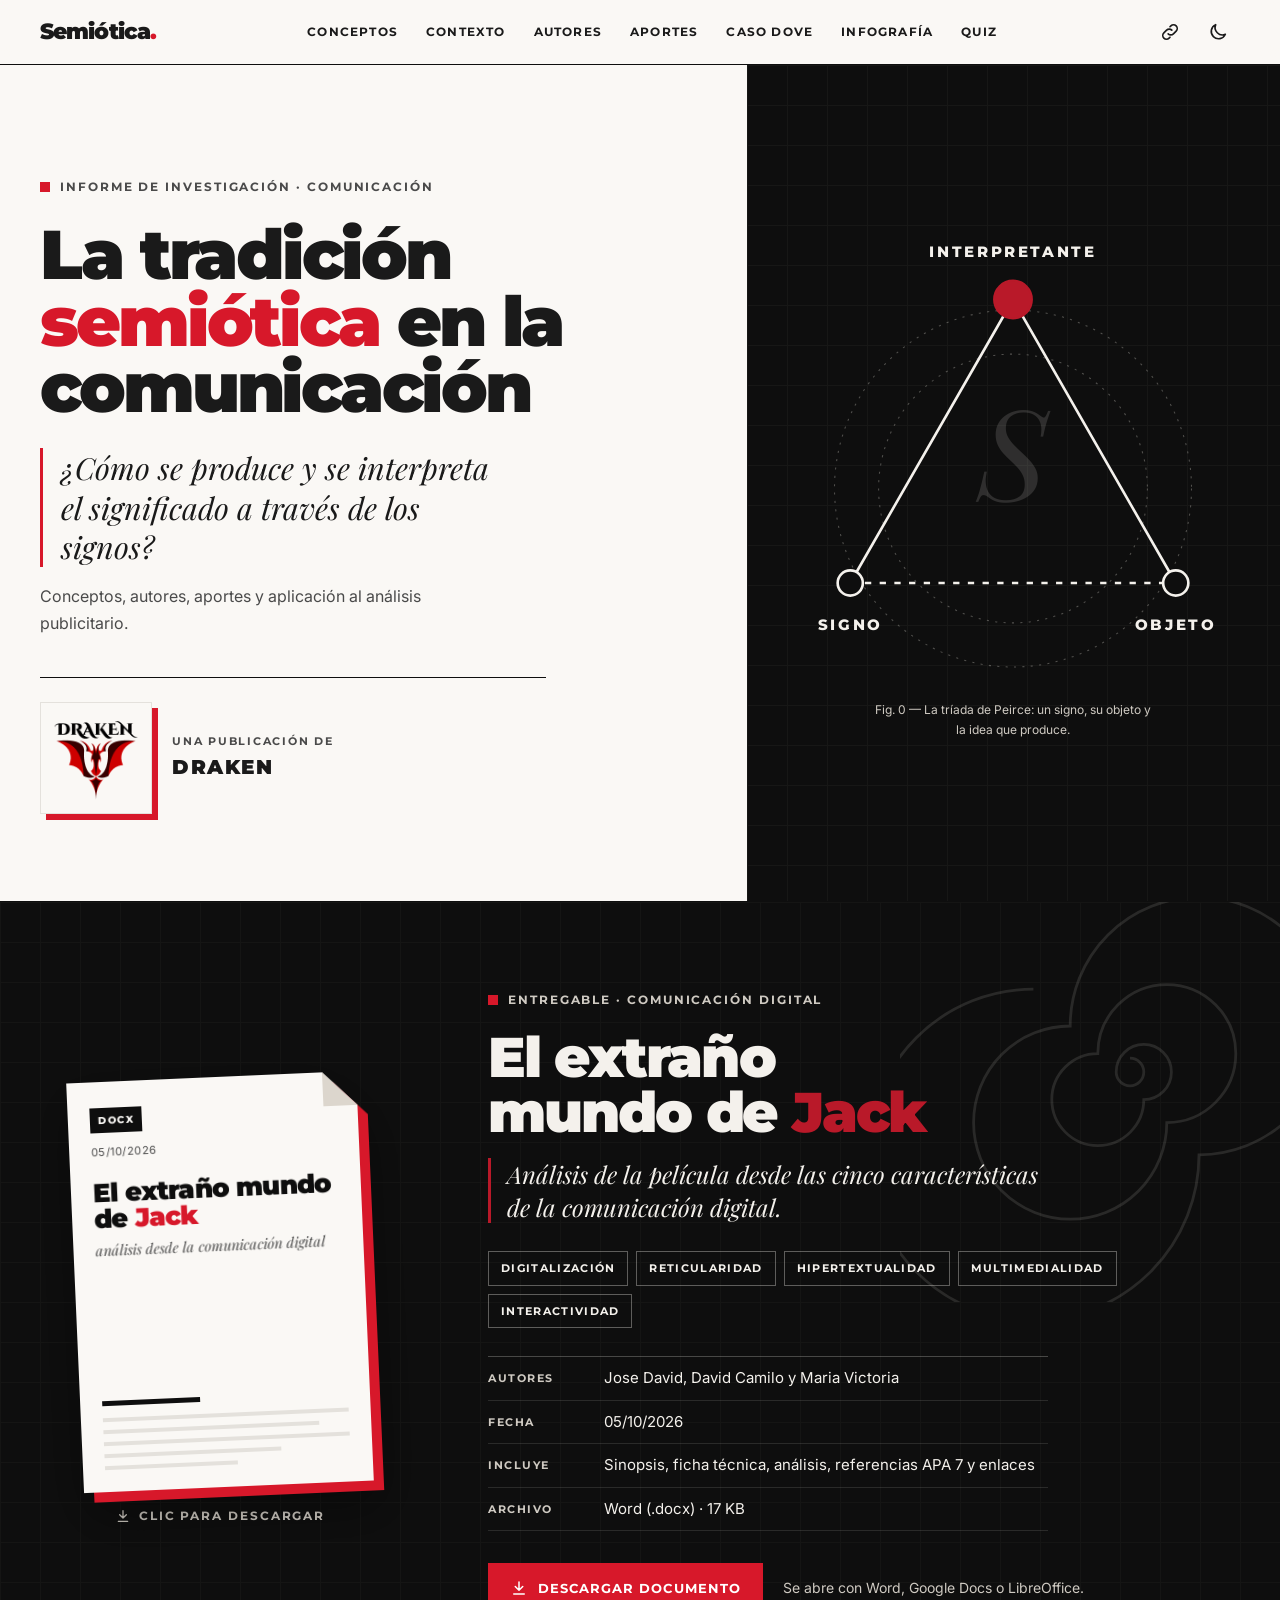
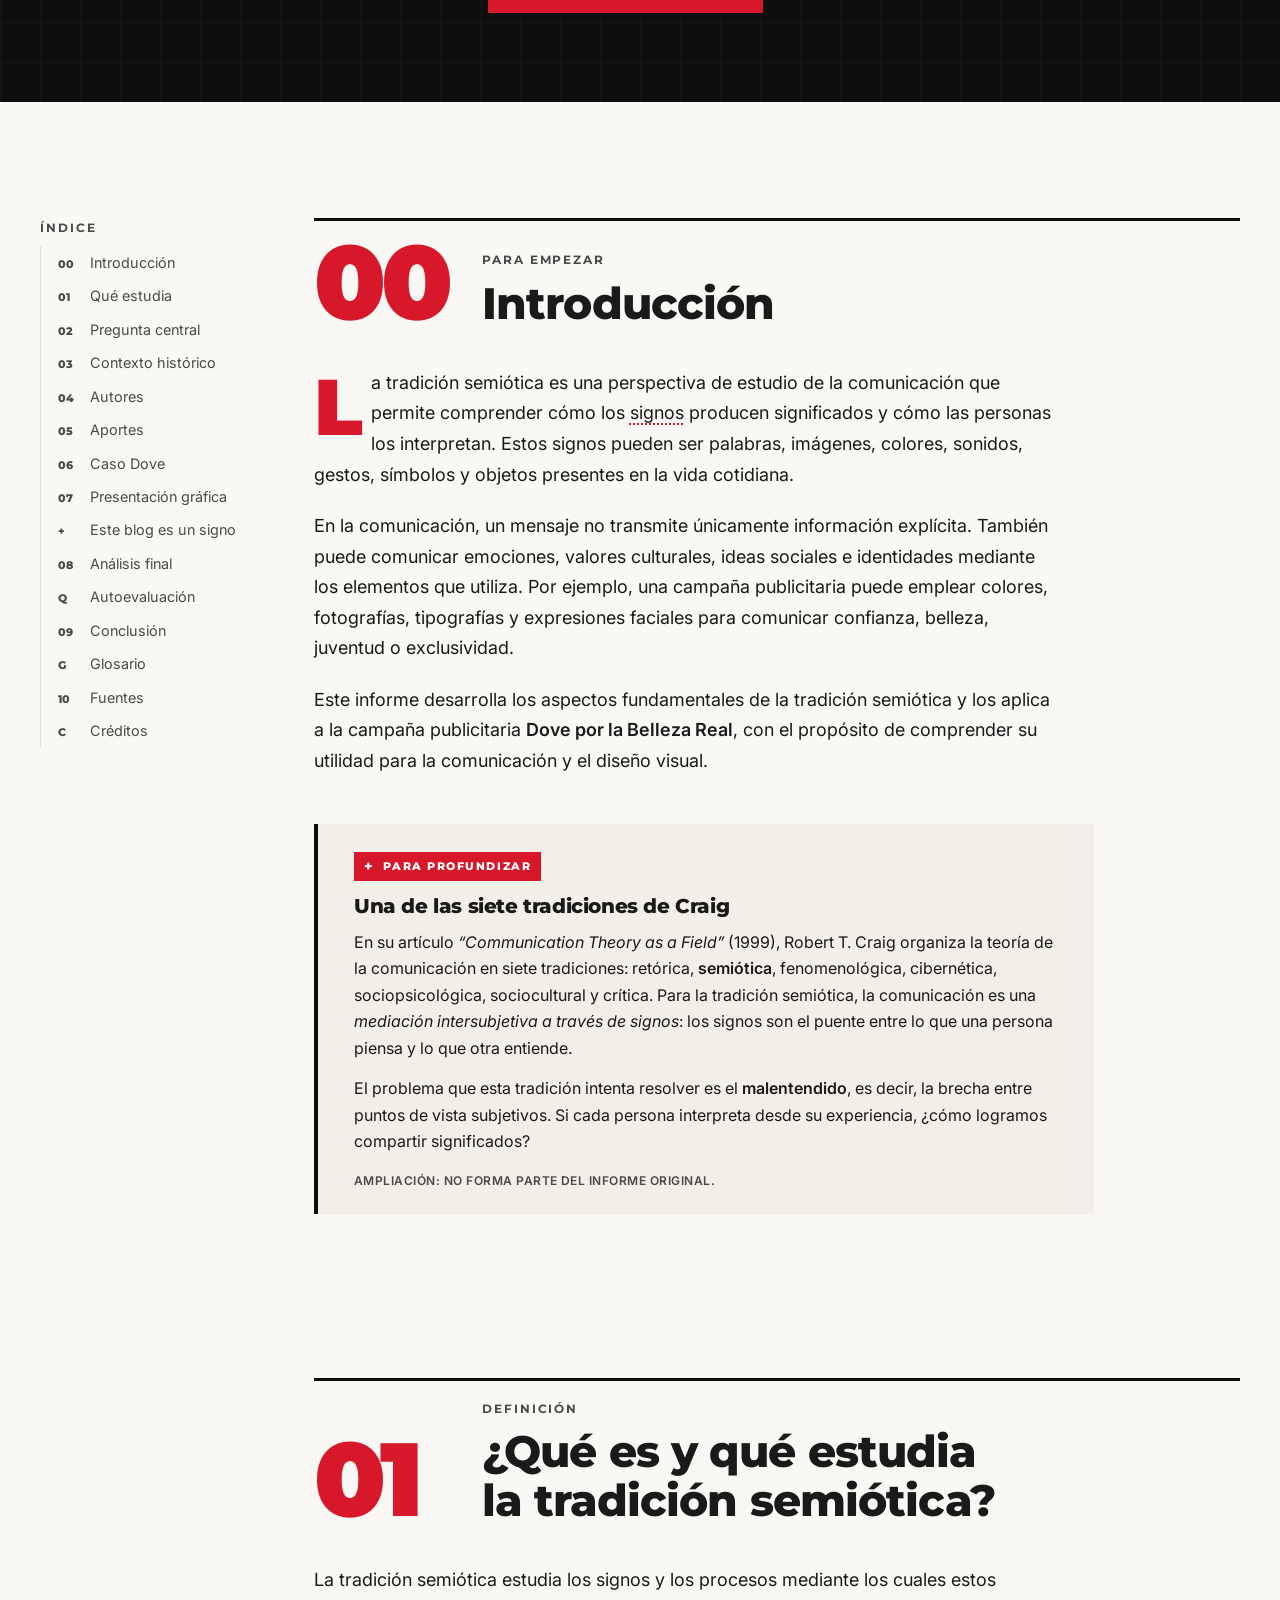
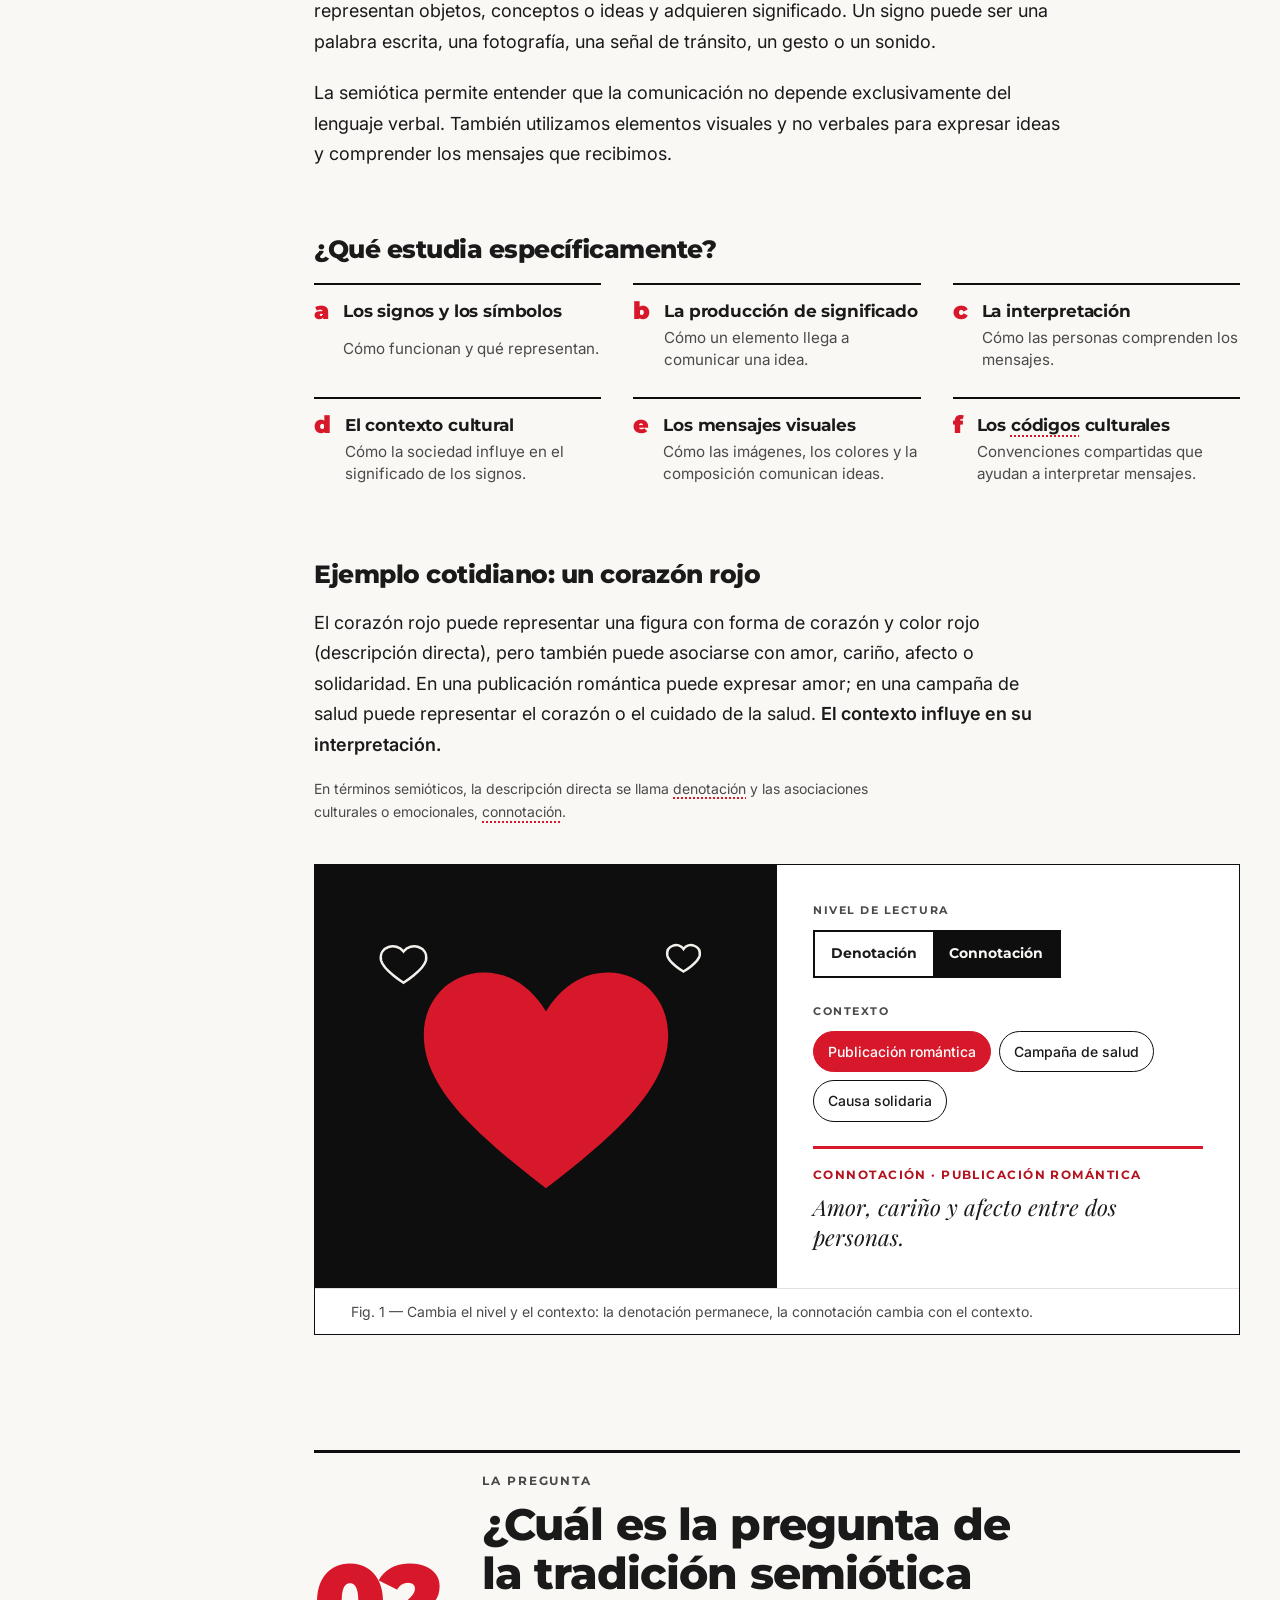
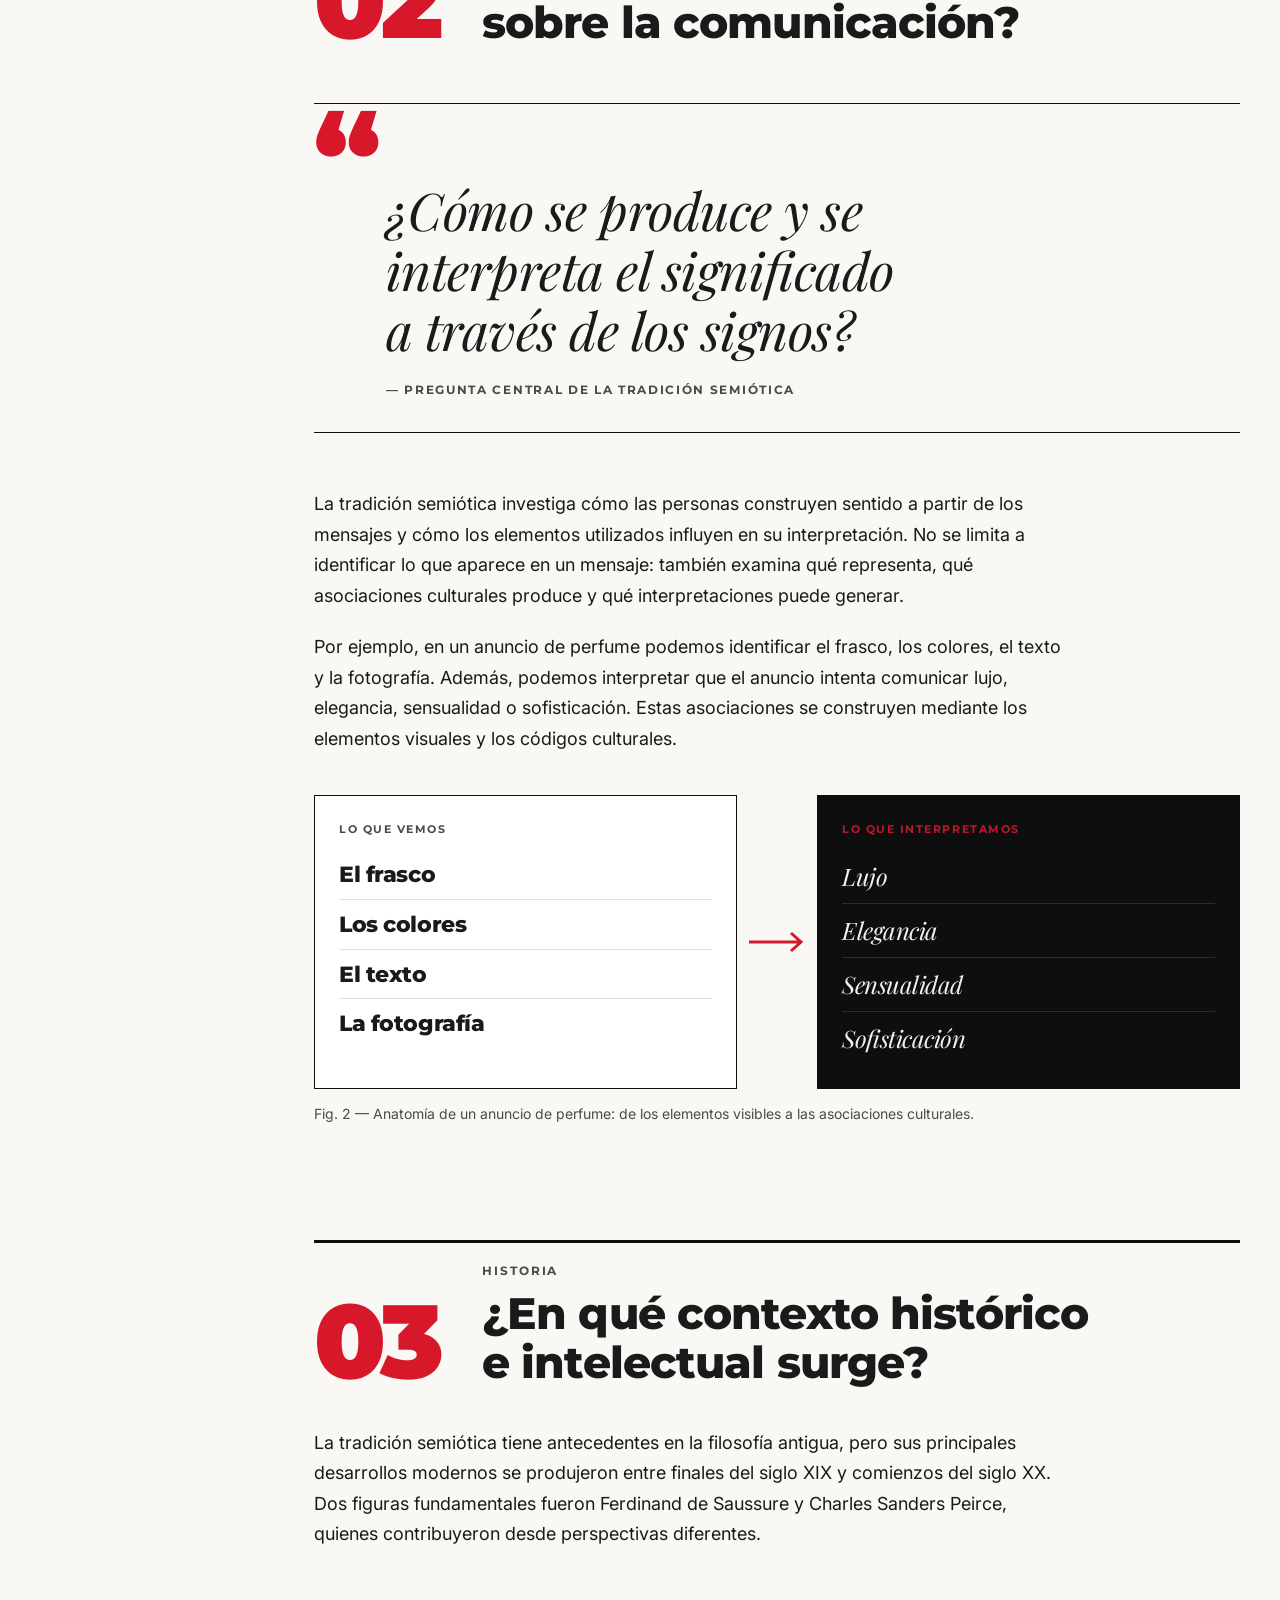
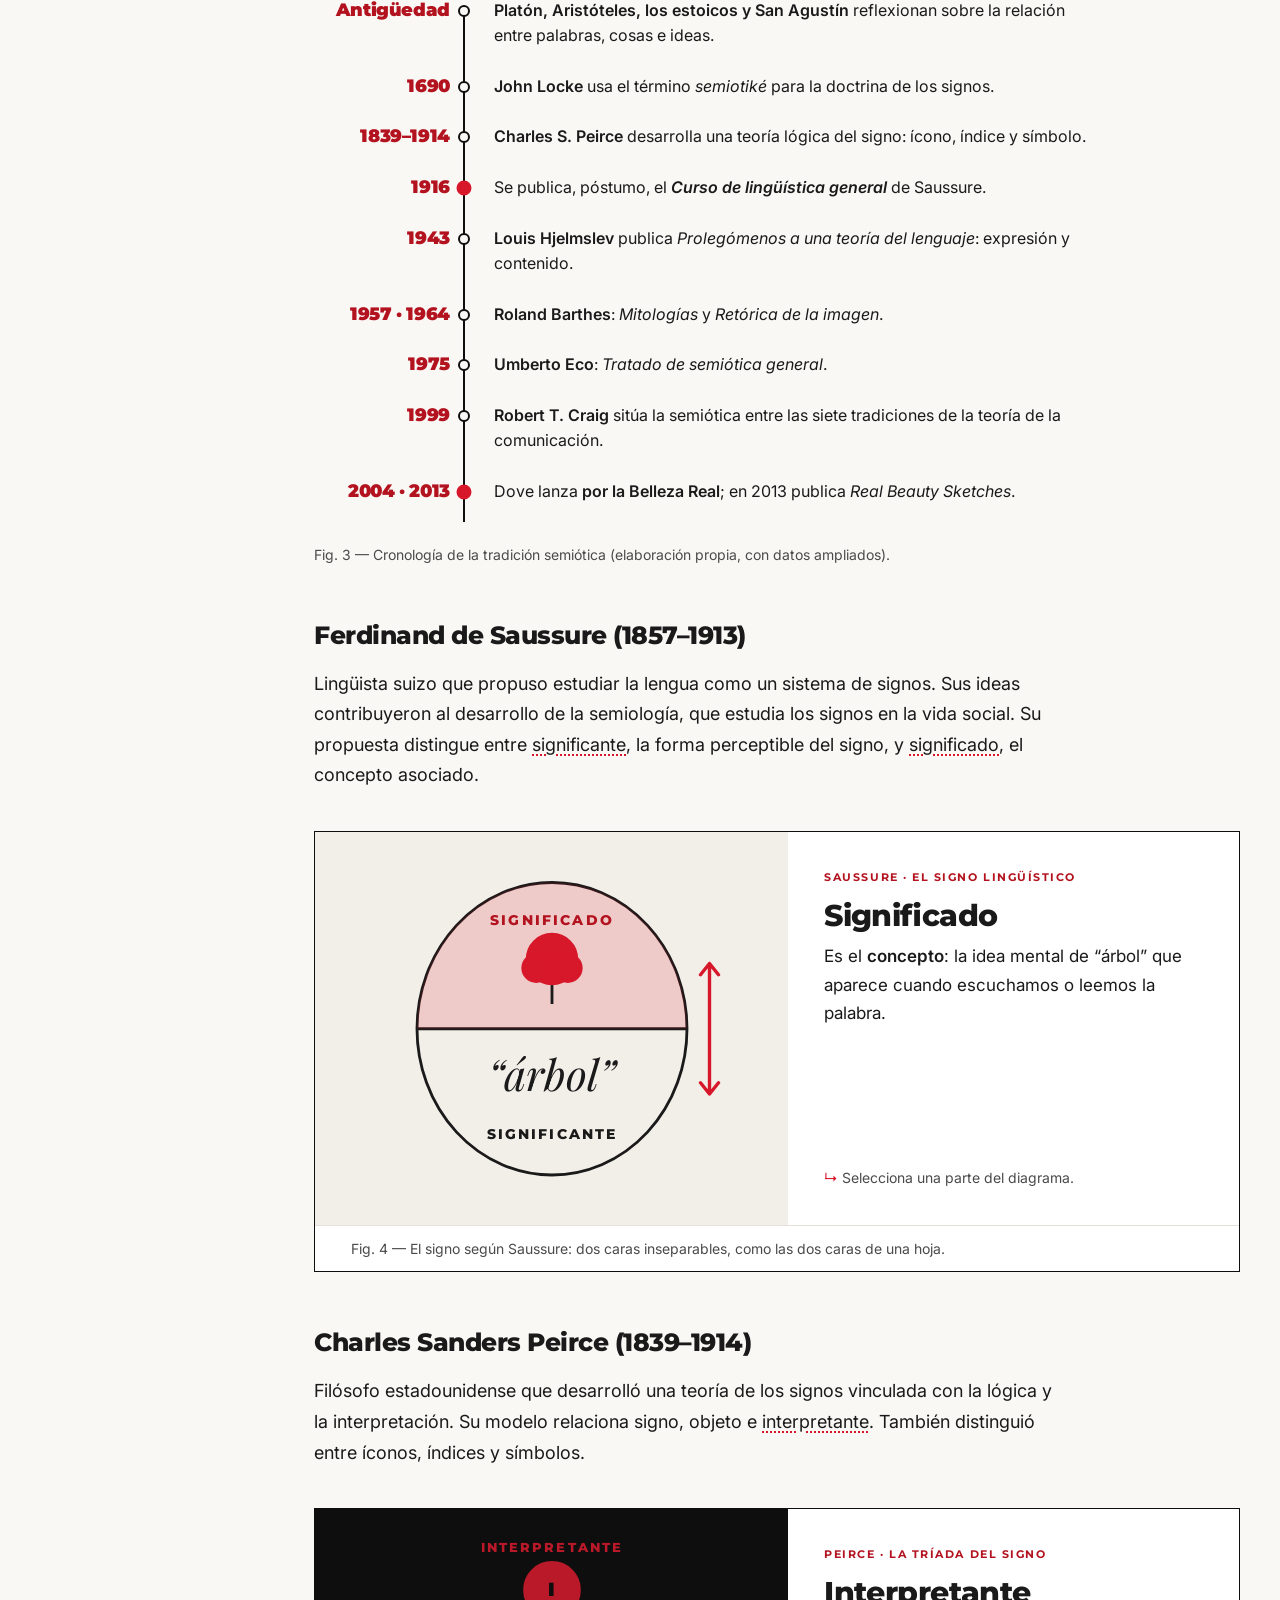
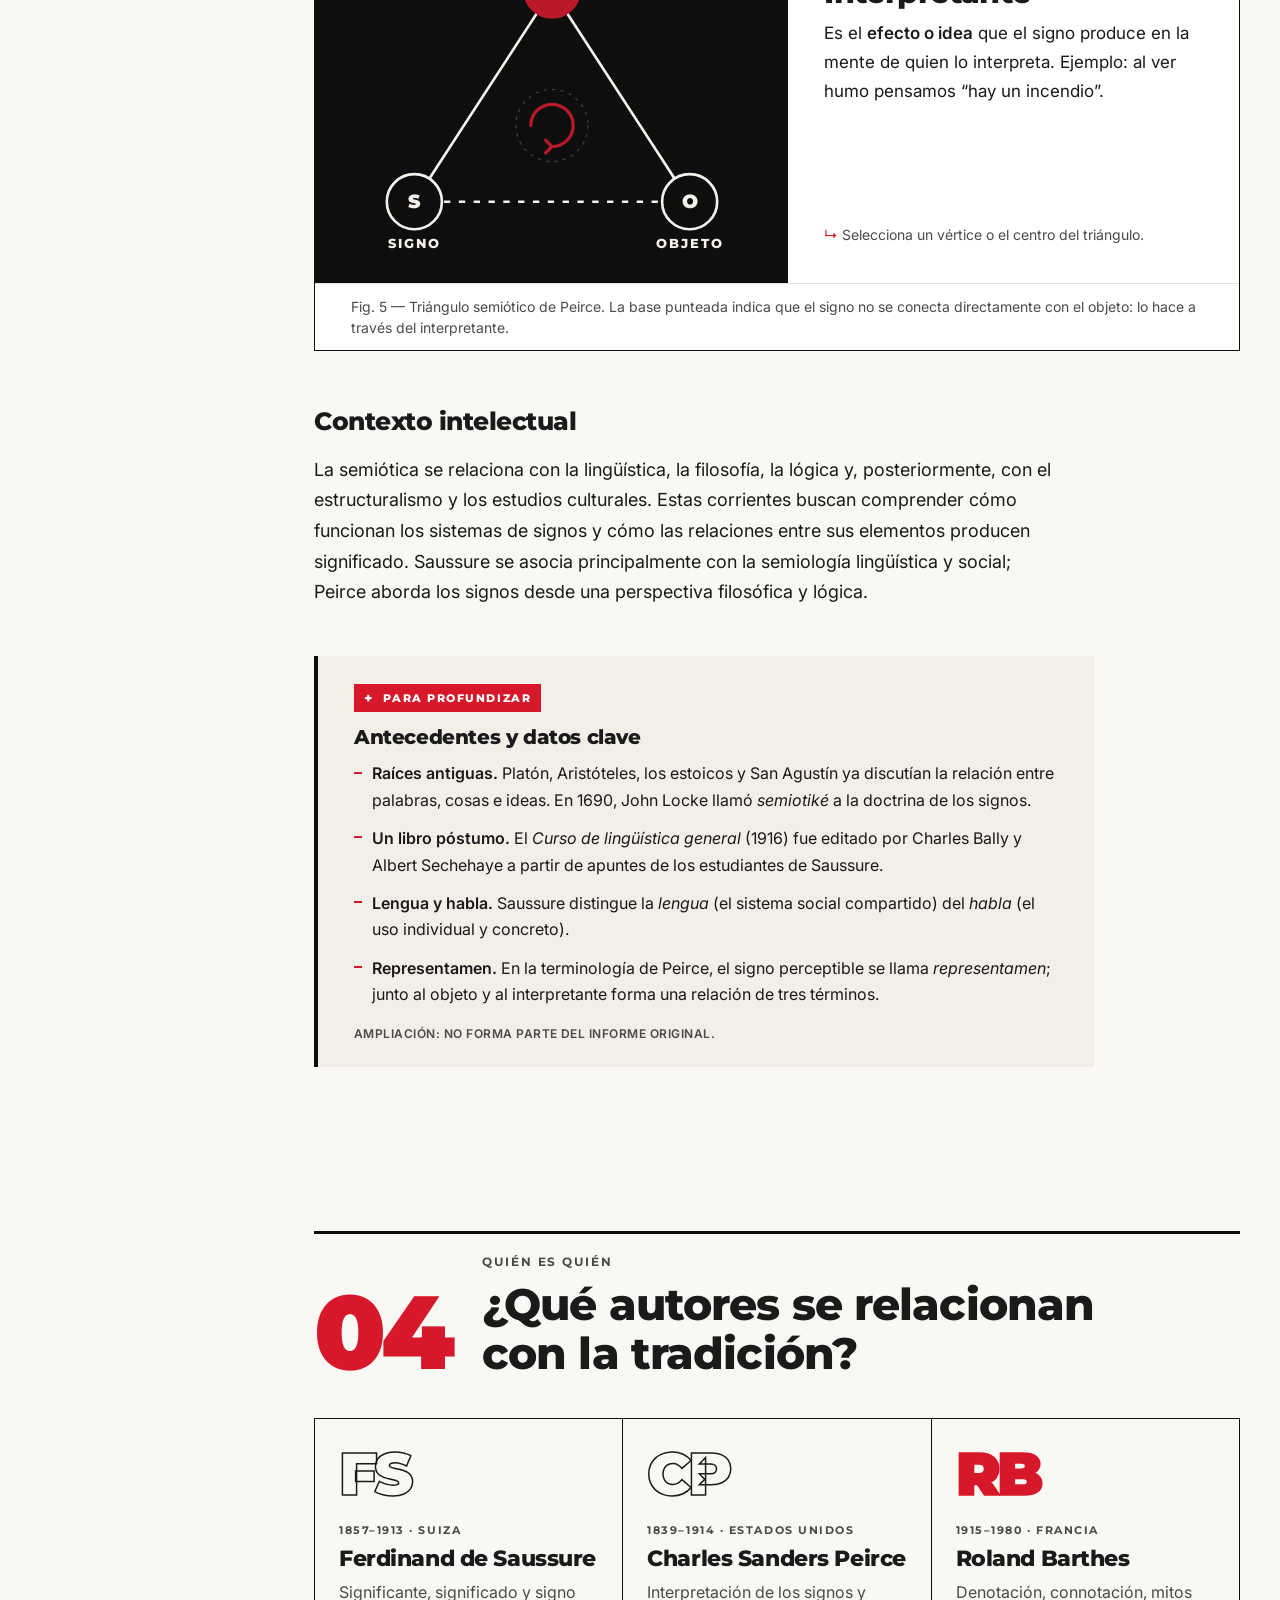
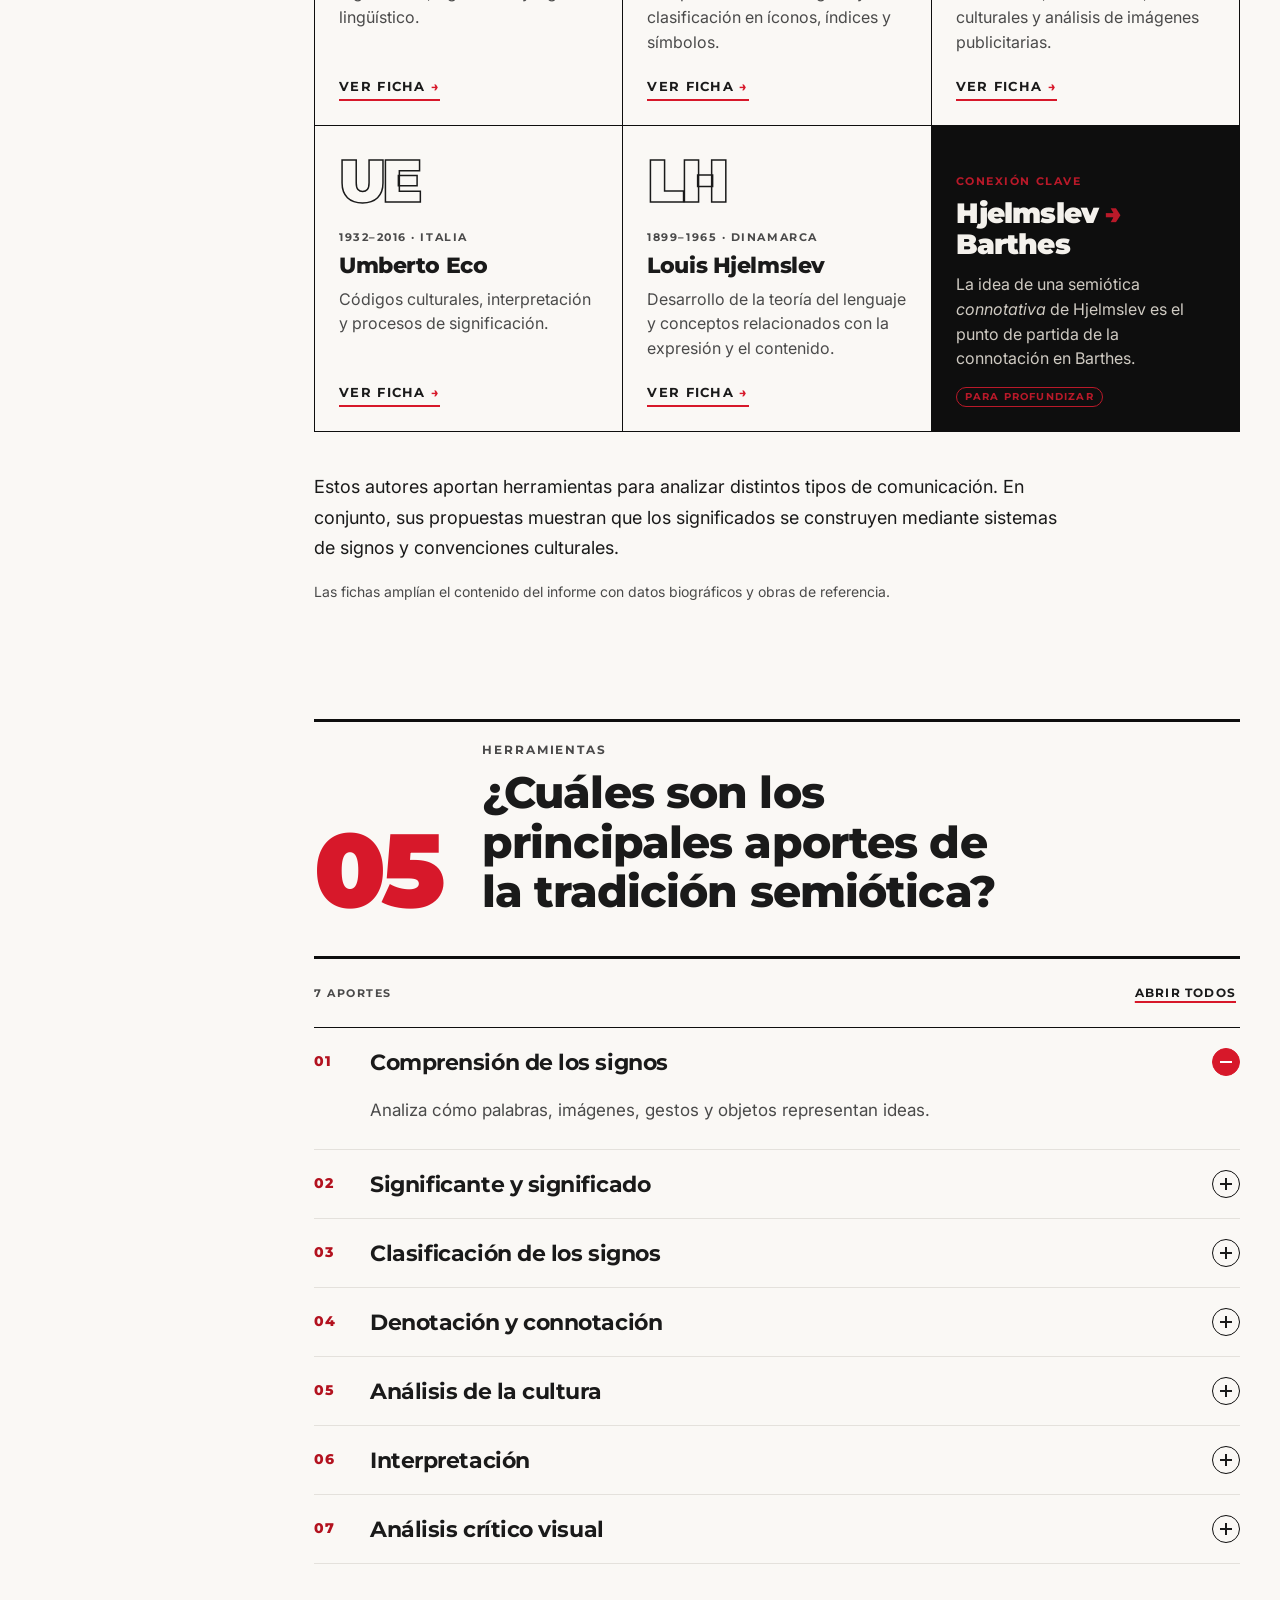
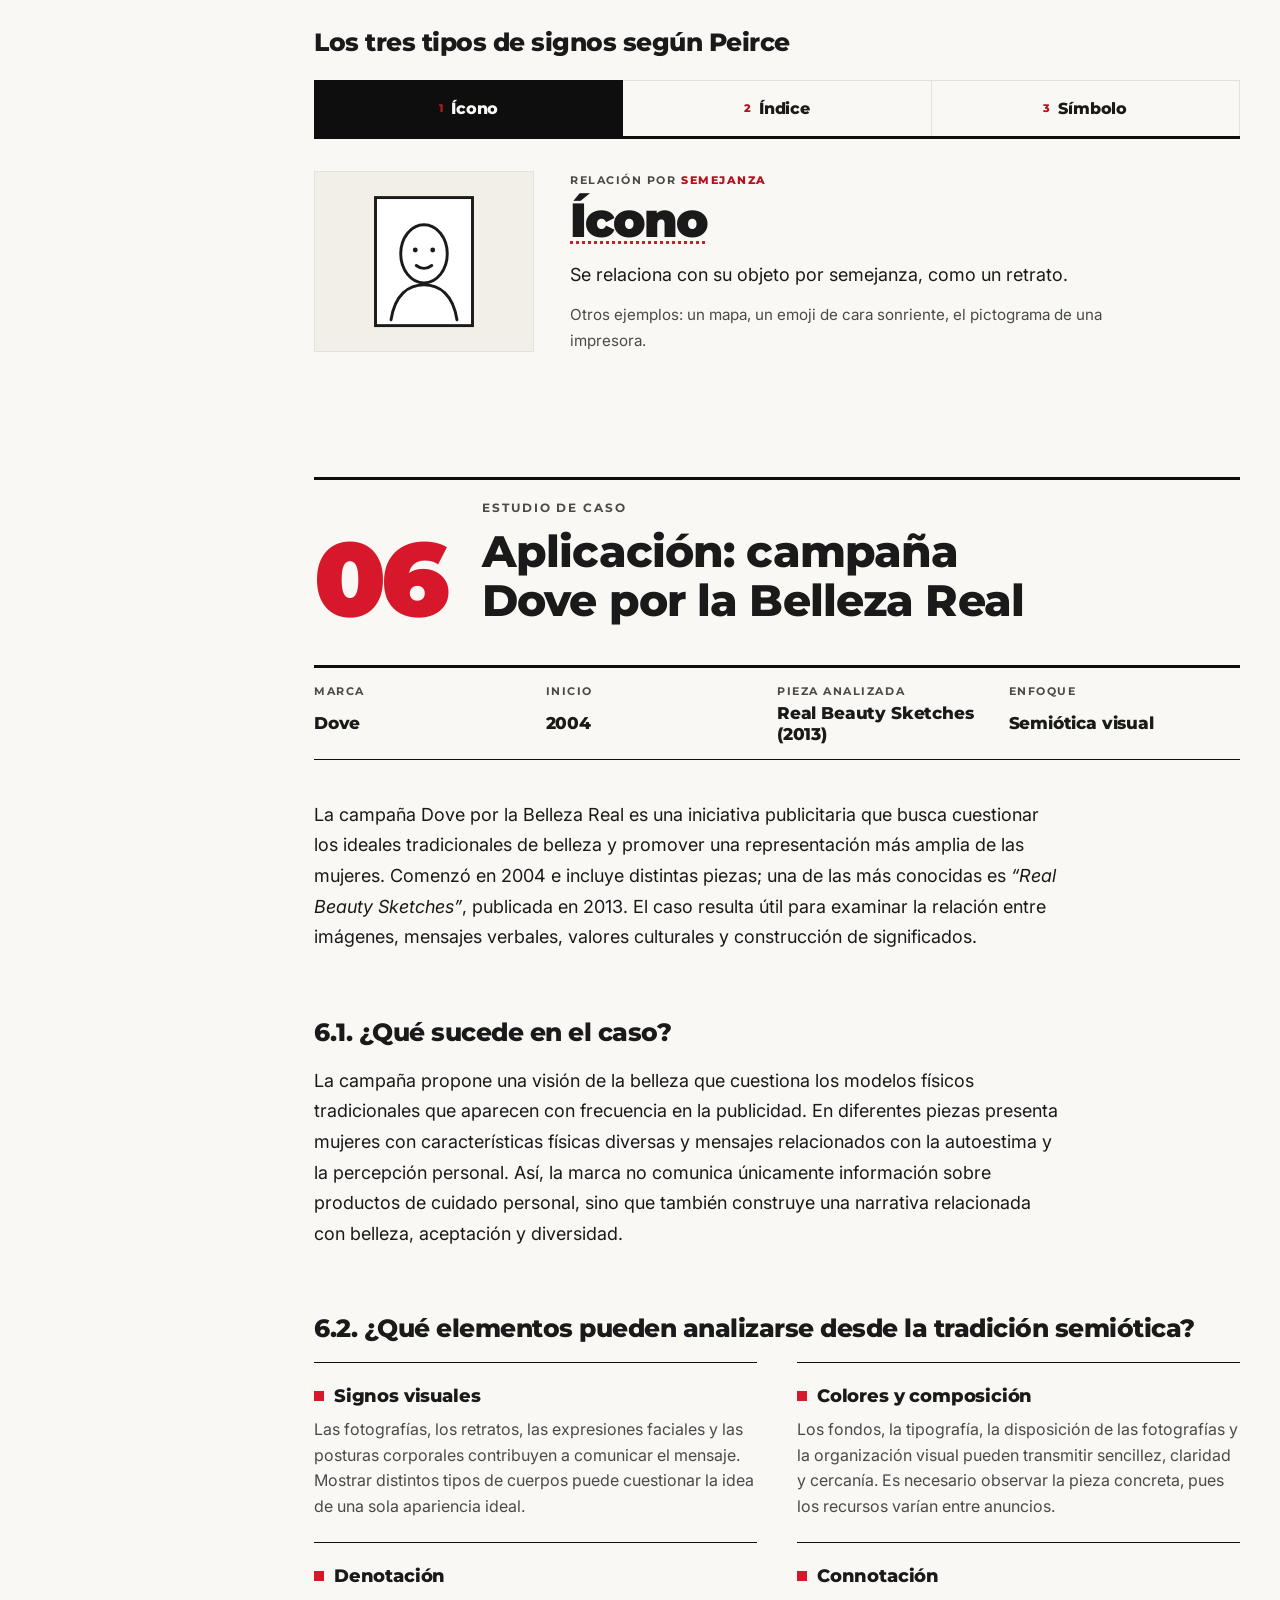
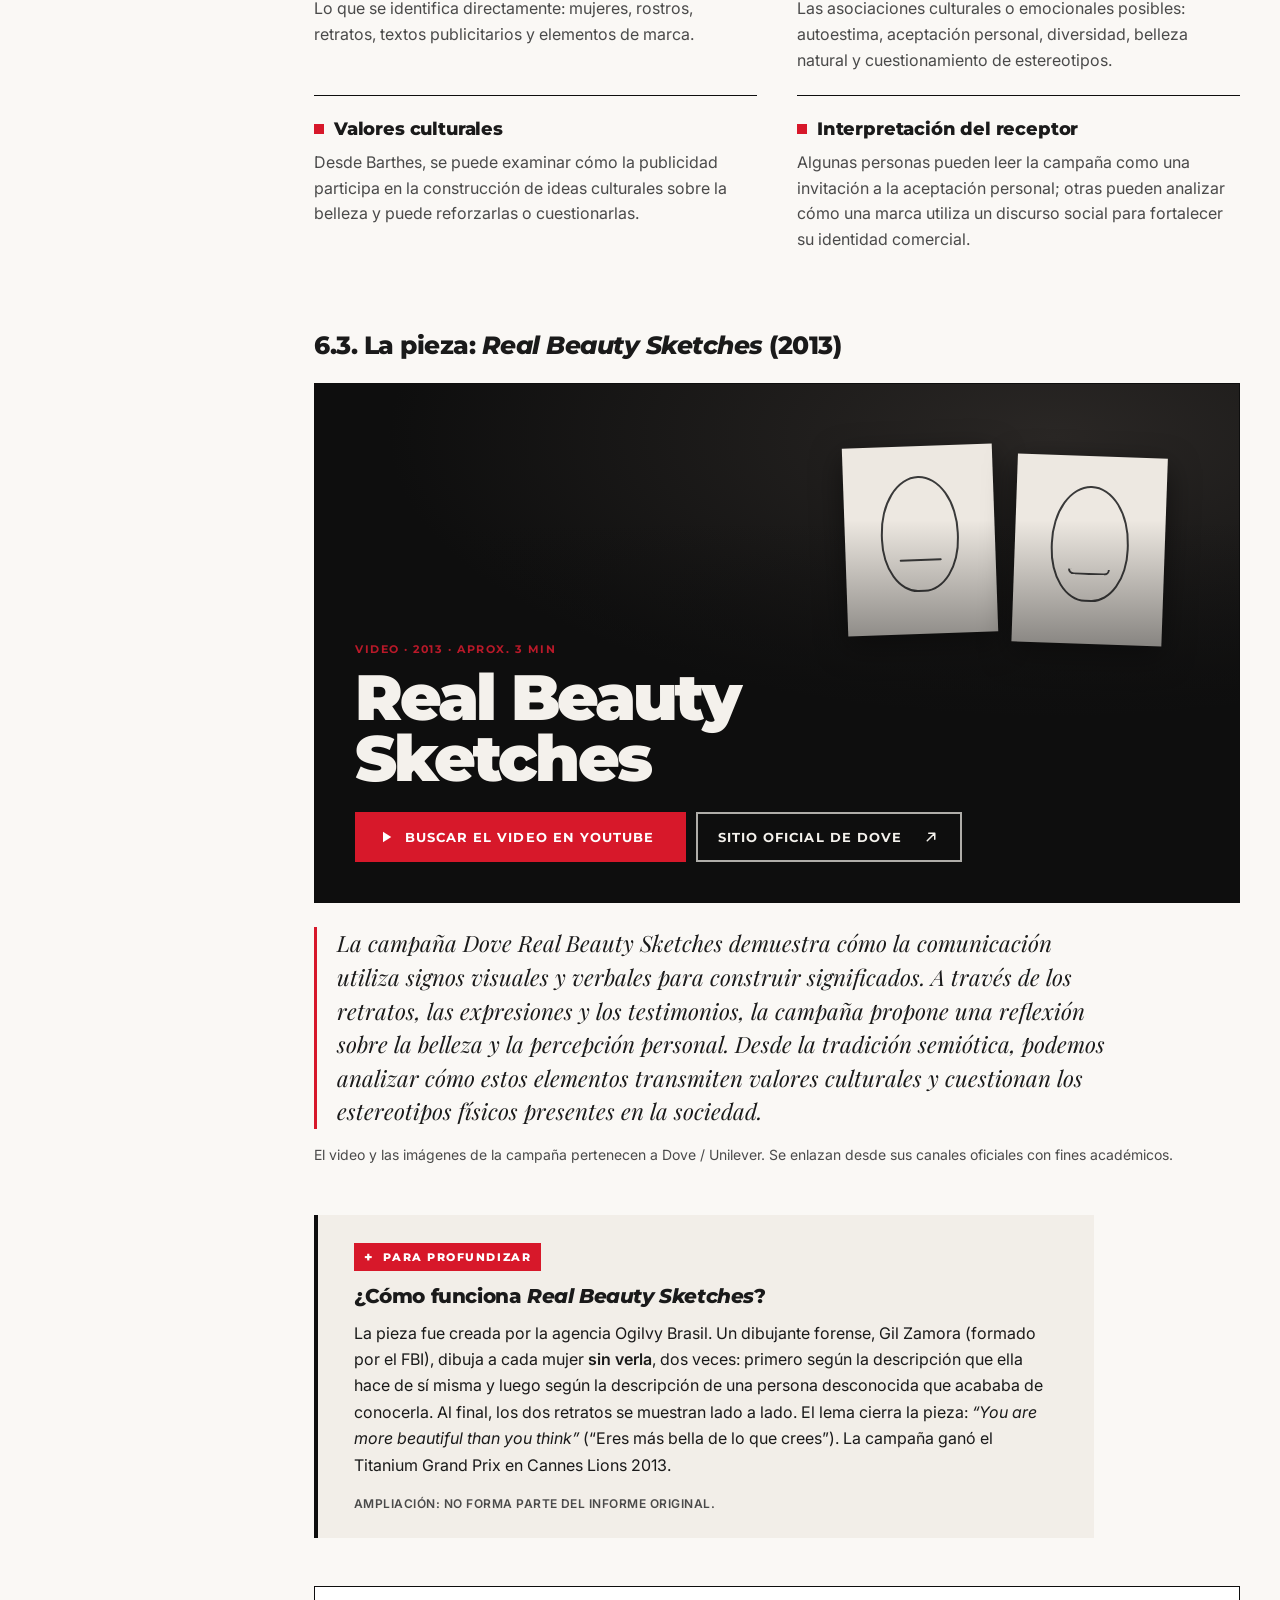
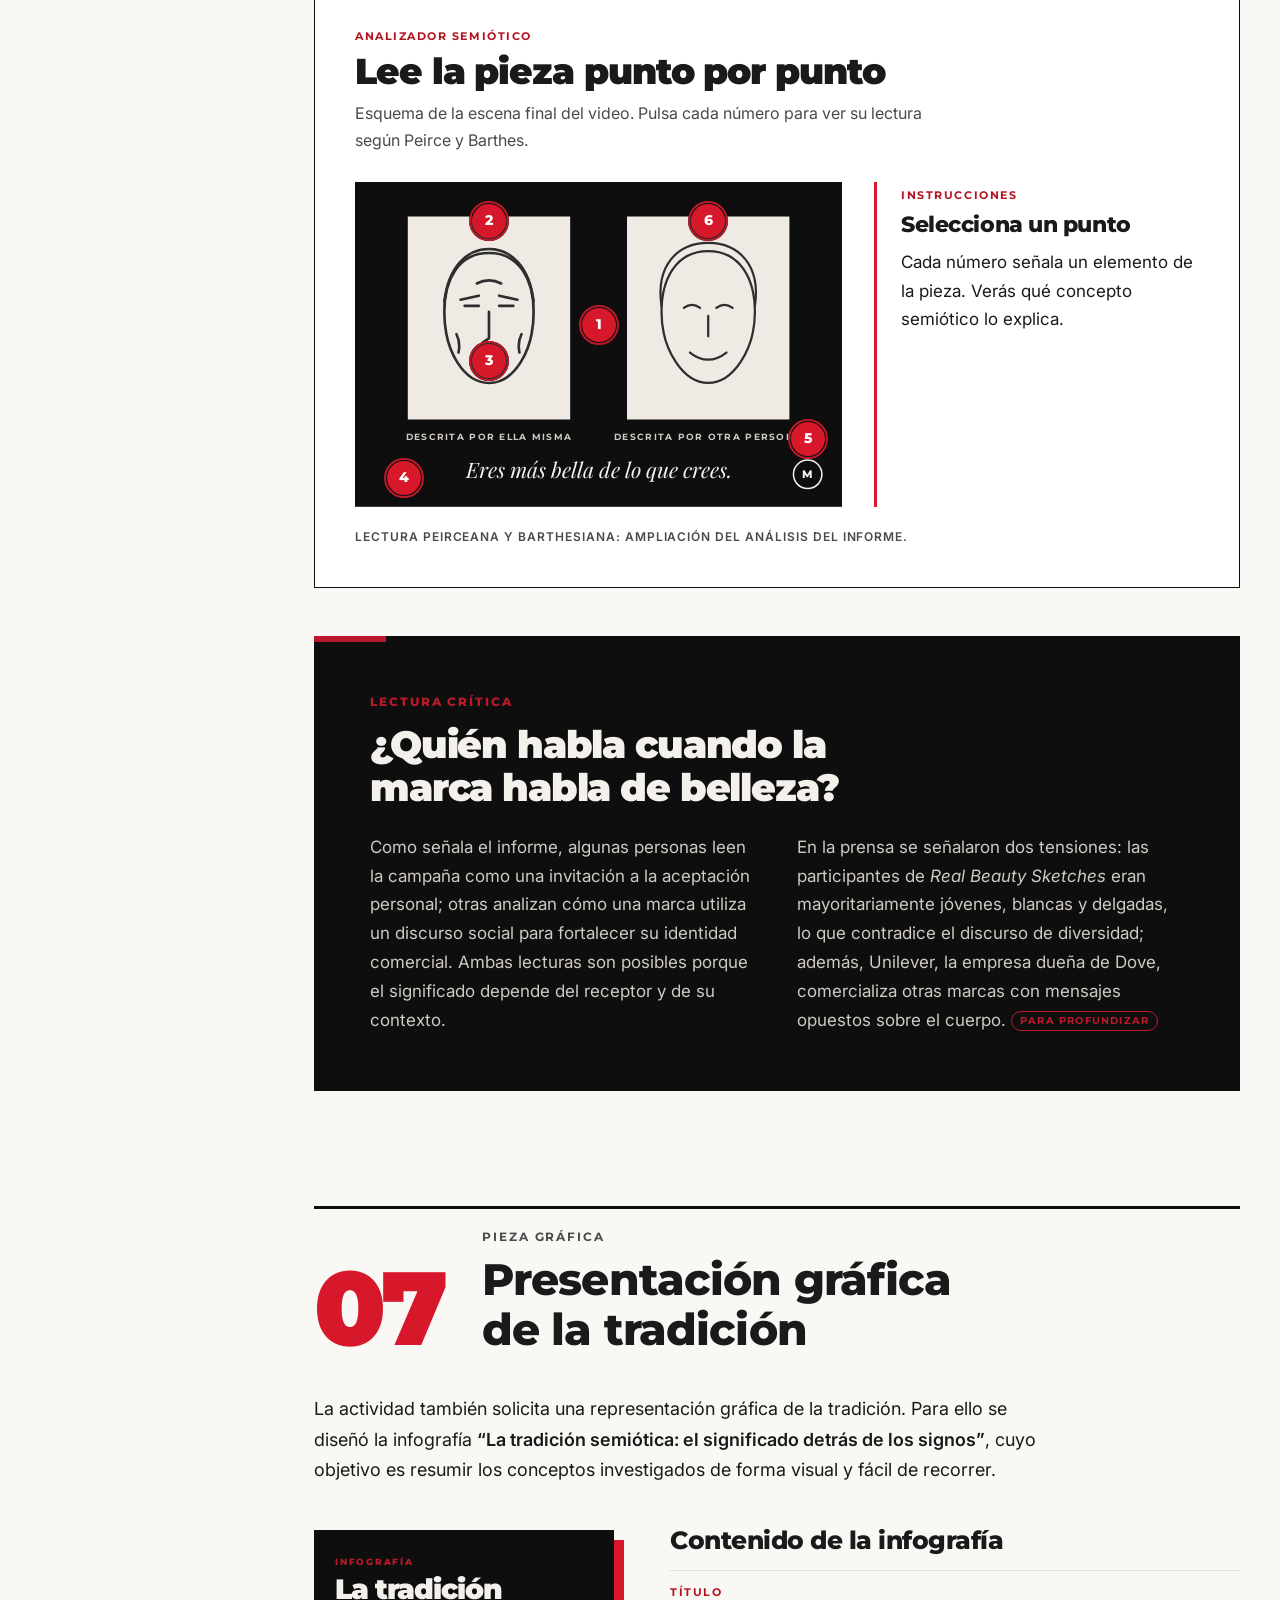
<file: index.html>
<!doctype html>
<html lang="es" class="no-js">
<head>
  <meta charset="utf-8">
  <meta name="viewport" content="width=device-width, initial-scale=1">
  <title>La tradición semiótica en la comunicación | Blog académico</title>
  <meta name="description" content="Blog académico sobre la tradición semiótica en la comunicación: qué estudia, su pregunta central, autores (Saussure, Peirce, Barthes, Eco, Hjelmslev), aportes y análisis de la campaña Dove por la Belleza Real.">
  <meta name="author" content="Grupo Draken"><!-- EDITAR: autoría (usar el mismo nombre del pie de página y de la infografía) -->
  <meta name="theme-color" content="#0E0E0E">
  <meta property="og:type" content="article">
  <meta property="og:locale" content="es_ES">
  <meta property="og:title" content="La tradición semiótica en la comunicación">
  <meta property="og:description" content="Cómo los signos producen significado: conceptos, autores, aportes y aplicación al análisis de la campaña Dove por la Belleza Real.">
  <link rel="icon" href="data:image/svg+xml,%3Csvg xmlns='http://www.w3.org/2000/svg' viewBox='0 0 64 64'%3E%3Crect width='64' height='64' fill='%230E0E0E'/%3E%3Cpath d='M32 12 54 50H10Z' fill='none' stroke='%23FAF8F5' stroke-width='5' stroke-linejoin='round'/%3E%3Ccircle cx='32' cy='12' r='7' fill='%23D7182A'/%3E%3C/svg%3E">

  <link rel="preconnect" href="https://fonts.googleapis.com">
  <link rel="preconnect" href="https://fonts.gstatic.com" crossorigin>
  <link href="https://fonts.googleapis.com/css2?family=Inter:wght@400;500;600&family=Montserrat:wght@700;800;900&family=Playfair+Display:ital,wght@1,400;1,600&display=swap" rel="stylesheet">
  <link rel="stylesheet" href="css/styles.css">

  <!-- Aplica el tema guardado antes de pintar (evita parpadeo).
       La clase "js" activa las animaciones de entrada; si main.js no llega a
       confirmar que arrancó (data-js-ready), se retira para no dejar contenido oculto. -->
  <script>
    (function () {
      var d = document.documentElement;
      d.className = d.className.replace('no-js', 'js');
      setTimeout(function () {
        if (!d.hasAttribute('data-js-ready')) { d.className = d.className.replace(/\bjs\b/, 'no-js'); }
      }, 2500);
      try {
        var t = localStorage.getItem('semiotica-theme');
        if (t === 'dark' || t === 'light') { d.setAttribute('data-theme', t); }
      } catch (e) { /* almacenamiento no disponible */ }
    })();
  </script>
</head>
<body>
  <a class="skip-link" href="#main">Saltar al contenido</a>

  <div class="progress" aria-hidden="true"><div class="progress__bar" id="progress-bar"></div></div>

  <!-- ============ HEADER ============ -->
  <header class="site-header" id="top">
    <div class="site-header__inner">
      <a class="logo" href="#top" aria-label="Semiótica, ir al inicio">Semiótica<span class="logo__dot">.</span></a>

      <nav class="main-nav" aria-label="Principal">
        <ul class="main-nav__list">
          <li><a href="#que-estudia">Conceptos</a></li>
          <li><a href="#contexto">Contexto</a></li>
          <li><a href="#autores">Autores</a></li>
          <li><a href="#aportes">Aportes</a></li>
          <li><a href="#caso-dove">Caso Dove</a></li>
          <li><a href="#infografia">Infografía</a></li>
          <li><a href="#quiz">Quiz</a></li>
        </ul>
      </nav>

      <div class="site-header__actions">
        <button class="icon-btn" type="button" id="share-btn" aria-label="Copiar enlace del artículo">
          <svg viewBox="0 0 24 24" aria-hidden="true"><path d="M10 14a4 4 0 0 0 5.7 0l3-3a4 4 0 0 0-5.7-5.7l-1 1"/><path d="M14 10a4 4 0 0 0-5.7 0l-3 3a4 4 0 0 0 5.7 5.7l1-1"/></svg>
        </button>
        <button class="icon-btn" type="button" id="theme-btn" aria-label="Modo oscuro" aria-pressed="false">
          <svg class="icon-moon" viewBox="0 0 24 24" aria-hidden="true"><path d="M20 14.5A8 8 0 0 1 9.5 4a8 8 0 1 0 10.5 10.5Z"/></svg>
          <svg class="icon-sun" viewBox="0 0 24 24" aria-hidden="true"><circle cx="12" cy="12" r="4"/><path d="M12 2v2M12 20v2M2 12h2M20 12h2M4.9 4.9l1.4 1.4M17.7 17.7l1.4 1.4M4.9 19.1l1.4-1.4M17.7 6.3l1.4-1.4"/></svg>
        </button>
        <button class="icon-btn menu-btn" type="button" id="menu-btn" aria-label="Abrir menú" aria-expanded="false" aria-controls="drawer">
          <svg viewBox="0 0 24 24" aria-hidden="true"><path d="M3 7h18M3 12h18M3 17h12"/></svg>
        </button>
      </div>
    </div>
  </header>

  <!-- Menú móvil off-canvas -->
  <div class="drawer" id="drawer" hidden>
    <div class="drawer__backdrop" data-close-drawer></div>
    <div class="drawer__panel" role="dialog" aria-modal="true" aria-labelledby="drawer-title">
      <div class="drawer__head">
        <p class="drawer__title" id="drawer-title">Menú</p>
        <button class="icon-btn" type="button" data-close-drawer aria-label="Cerrar menú">
          <svg viewBox="0 0 24 24" aria-hidden="true"><path d="M6 6l12 12M18 6 6 18"/></svg>
        </button>
      </div>
      <nav aria-label="Menú móvil">
        <ol class="drawer__list">
          <li><a href="#apertura"><span>↓</span>Documento: El extraño mundo de Jack</a></li>
          <li><a href="#introduccion"><span>00</span>Introducción</a></li>
          <li><a href="#que-estudia"><span>01</span>Qué estudia</a></li>
          <li><a href="#pregunta"><span>02</span>Pregunta central</a></li>
          <li><a href="#contexto"><span>03</span>Contexto histórico</a></li>
          <li><a href="#autores"><span>04</span>Autores</a></li>
          <li><a href="#aportes"><span>05</span>Aportes</a></li>
          <li><a href="#caso-dove"><span>06</span>Caso Dove</a></li>
          <li><a href="#infografia"><span>07</span>Infografía</a></li>
          <li><a href="#este-blog"><span>+</span>Este blog es un signo</a></li>
          <li><a href="#analisis"><span>08</span>Análisis final</a></li>
          <li><a href="#quiz"><span>Q</span>Autoevaluación</a></li>
          <li><a href="#conclusion"><span>09</span>Conclusión</a></li>
          <li><a href="#glosario"><span>G</span>Glosario</a></li>
          <li><a href="#fuentes"><span>10</span>Fuentes</a></li>
          <li><a href="#creditos"><span>C</span>Créditos</a></li>
        </ol>
      </nav>
    </div>
  </div>

  <!-- ============ HERO ============ -->
  <section class="hero" aria-labelledby="hero-title">
    <div class="hero__inner">
      <div class="hero__text">
        <p class="kicker"><span class="kicker__mark" aria-hidden="true"></span>Informe de investigación · Comunicación</p>
        <h1 class="hero__title" id="hero-title">La tradición <em>semiótica</em> en la comunicación</h1>
        <p class="hero__lead">¿Cómo se produce y se interpreta el significado a través de los signos?</p>
        <p class="hero__sub">Conceptos, autores, aportes y aplicación al análisis publicitario.</p>
        <div class="hero__brand">
          <span class="hero__brand-tile">
            <img src="assets/Draken_Logo.png" alt="" width="200" height="200" decoding="async">
          </span>
          <p class="hero__brand-label">Una publicación de <strong>Draken</strong></p> <!-- EDITAR: texto junto al logo -->
        </div>
      </div>

      <div class="hero__art" aria-hidden="true">
        <svg class="hero-svg" viewBox="0 0 400 440">
          <circle class="hero-svg__orbit" cx="200" cy="250" r="170"/>
          <circle class="hero-svg__orbit hero-svg__orbit--2" cx="200" cy="250" r="128"/>
          <path class="hero-svg__tri" d="M45 340 L200 70 L355 340"/>
          <path class="hero-svg__base" d="M45 340 L355 340"/>
          <circle class="hero-svg__node hero-svg__node--red" cx="200" cy="70" r="18"/>
          <circle class="hero-svg__node" cx="355" cy="340" r="12"/>
          <circle class="hero-svg__node" cx="45" cy="340" r="12"/>
          <circle class="hero-svg__pulse" cx="200" cy="70" r="18"/>
          <text x="200" y="30" text-anchor="middle" class="hero-svg__label">INTERPRETANTE</text>
          <text x="45" y="385" text-anchor="middle" class="hero-svg__label">SIGNO</text>
          <text x="355" y="385" text-anchor="middle" class="hero-svg__label">OBJETO</text>
          <text x="200" y="262" text-anchor="middle" class="hero-svg__big">S</text>
        </svg>
        <p class="hero__art-caption">Fig. 0 — La tríada de Peirce: un signo, su objeto y la idea que produce.</p>
      </div>
    </div>
  </section>

  <!-- ============ APERTURA: DOCUMENTO DESCARGABLE ============ -->
  <section class="opening" id="apertura" aria-labelledby="opening-title">
    <svg class="opening__spiral" viewBox="0 0 200 200" aria-hidden="true">
      <path d="M100 100 m0 -6 a6 6 0 1 1 -6 6 a12 12 0 1 1 12 12 a20 20 0 1 1 -20 -20 a30 30 0 1 1 30 30 a42 42 0 1 1 -42 -42 a56 56 0 1 1 56 56 a72 72 0 1 1 -72 -72"/>
    </svg>

    <div class="opening__inner">
      <a class="opening__doc reveal" href="assets/El%20extra%C3%B1o%20mundo%20de%20Jack%20an%C3%A1lisis%20desde%20la%20comunicaci%C3%B3n%20digital.docx" download="El extraño mundo de Jack - análisis desde la comunicación digital.docx" aria-label="Descargar el documento El extraño mundo de Jack (Word, 17 KB)">
        <span class="doc-wrap" aria-hidden="true"><span class="doc-sheet">
          <span class="doc-sheet__tag">DOCX</span>
          <span class="doc-sheet__date">05/10/2026</span>
          <span class="doc-sheet__title">El extraño mundo de <b>Jack</b></span>
          <span class="doc-sheet__sub">análisis desde la comunicación digital</span>
          <span class="doc-sheet__lines"><i></i><i></i><i></i><i></i><i></i><i></i></span>
          <span class="doc-sheet__fold"></span>
        </span></span>
        <span class="opening__doc-hint" aria-hidden="true">
          <svg viewBox="0 0 24 24"><path d="M12 4v11M7 10l5 5 5-5M5 20h14"/></svg>
          Clic para descargar
        </span>
      </a>

      <div class="opening__text">
        <p class="kicker opening__kicker"><span class="kicker__mark" aria-hidden="true"></span>Entregable · Comunicación digital</p>
        <h2 class="opening__title" id="opening-title">El extraño mundo de <em>Jack</em></h2>
        <p class="opening__lead">Análisis de la película desde las cinco características de la comunicación digital.</p>

        <ul class="opening__chips" aria-label="Ejes del análisis">
          <li>Digitalización</li><li>Reticularidad</li><li>Hipertextualidad</li><li>Multimedialidad</li><li>Interactividad</li>
        </ul>

        <dl class="opening__meta">
          <div><dt>Autores</dt><dd>Jose David, David Camilo y Maria Victoria</dd></div>
          <div><dt>Fecha</dt><dd>05/10/2026</dd></div>
          <div><dt>Incluye</dt><dd>Sinopsis, ficha técnica, análisis, referencias APA 7 y enlaces</dd></div>
          <div><dt>Archivo</dt><dd>Word (.docx) · 17 KB</dd></div>
        </dl>

        <div class="opening__actions">
          <a class="btn btn--red" href="assets/El%20extra%C3%B1o%20mundo%20de%20Jack%20an%C3%A1lisis%20desde%20la%20comunicaci%C3%B3n%20digital.docx" download="El extraño mundo de Jack - análisis desde la comunicación digital.docx">
            <svg viewBox="0 0 24 24" aria-hidden="true" class="btn__dl"><path d="M12 4v11M7 10l5 5 5-5M5 20h14"/></svg>
            Descargar documento
          </a>
          <span class="opening__note">Se abre con Word, Google Docs o LibreOffice.</span>
        </div>
      </div>
    </div>
  </section>

  <!-- ============ CUERPO ============ -->
  <div class="layout" id="contenido">

    <aside class="toc" id="toc" aria-label="Índice del artículo">
      <div class="toc__inner">
        <div class="toc__head">
          <p class="toc__title" id="toc-title">Índice</p>
          <button class="icon-btn toc__close" type="button" id="toc-close" aria-label="Cerrar índice">
            <svg viewBox="0 0 24 24" aria-hidden="true"><path d="M6 6l12 12M18 6 6 18"/></svg>
          </button>
        </div>
        <ol class="toc__list">
          <li><a href="#introduccion"><span>00</span>Introducción</a></li>
          <li><a href="#que-estudia"><span>01</span>Qué estudia</a></li>
          <li><a href="#pregunta"><span>02</span>Pregunta central</a></li>
          <li><a href="#contexto"><span>03</span>Contexto histórico</a></li>
          <li><a href="#autores"><span>04</span>Autores</a></li>
          <li><a href="#aportes"><span>05</span>Aportes</a></li>
          <li><a href="#caso-dove"><span>06</span>Caso Dove</a></li>
          <li><a href="#infografia"><span>07</span>Presentación gráfica</a></li>
          <li><a href="#este-blog"><span>+</span>Este blog es un signo</a></li>
          <li><a href="#analisis"><span>08</span>Análisis final</a></li>
          <li><a href="#quiz"><span>Q</span>Autoevaluación</a></li>
          <li><a href="#conclusion"><span>09</span>Conclusión</a></li>
          <li><a href="#glosario"><span>G</span>Glosario</a></li>
          <li><a href="#fuentes"><span>10</span>Fuentes</a></li>
          <li><a href="#creditos"><span>C</span>Créditos</a></li>
        </ol>
      </div>
    </aside>

    <main class="article" id="main" tabindex="-1">

      <!-- ===== INTRODUCCIÓN ===== -->
      <section class="section" id="introduccion" aria-labelledby="h-intro">
        <header class="section__head reveal">
          <span class="section__num" aria-hidden="true">00</span>
          <div>
            <p class="section__kicker">Para empezar</p>
            <h2 class="section__title" id="h-intro">Introducción</h2>
          </div>
        </header>
        <div class="prose">
          <p class="dropcap">La tradición semiótica es una perspectiva de estudio de la comunicación que permite comprender cómo los <a class="term" href="#g-signo" data-term="signo">signos</a> producen significados y cómo las personas los interpretan. Estos signos pueden ser palabras, imágenes, colores, sonidos, gestos, símbolos y objetos presentes en la vida cotidiana.</p>
          <p>En la comunicación, un mensaje no transmite únicamente información explícita. También puede comunicar emociones, valores culturales, ideas sociales e identidades mediante los elementos que utiliza. Por ejemplo, una campaña publicitaria puede emplear colores, fotografías, tipografías y expresiones faciales para comunicar confianza, belleza, juventud o exclusividad.</p>
          <p>Este informe desarrolla los aspectos fundamentales de la tradición semiótica y los aplica a la campaña publicitaria <strong>Dove por la Belleza Real</strong>, con el propósito de comprender su utilidad para la comunicación y el diseño visual.</p>
        </div>

        <aside class="deepen reveal" aria-labelledby="deepen-craig">
          <p class="deepen__tag"><span aria-hidden="true">+</span> Para profundizar</p>
          <h3 class="deepen__title" id="deepen-craig">Una de las siete tradiciones de Craig</h3>
          <p>En su artículo <cite>“Communication Theory as a Field”</cite> (1999), Robert T. Craig organiza la teoría de la comunicación en siete tradiciones: retórica, <strong>semiótica</strong>, fenomenológica, cibernética, sociopsicológica, sociocultural y crítica. Para la tradición semiótica, la comunicación es una <em>mediación intersubjetiva a través de signos</em>: los signos son el puente entre lo que una persona piensa y lo que otra entiende.</p>
          <p>El problema que esta tradición intenta resolver es el <strong>malentendido</strong>, es decir, la brecha entre puntos de vista subjetivos. Si cada persona interpreta desde su experiencia, ¿cómo logramos compartir significados?</p>
          <p class="deepen__note">Ampliación: no forma parte del informe original.</p>
        </aside>
      </section>

      <!-- ===== 01 ===== -->
      <section class="section" id="que-estudia" aria-labelledby="h-1">
        <header class="section__head reveal">
          <span class="section__num" aria-hidden="true">01</span>
          <div>
            <p class="section__kicker">Definición</p>
            <h2 class="section__title" id="h-1">¿Qué es y qué estudia la tradición semiótica?</h2>
          </div>
        </header>
        <div class="prose">
          <p>La tradición semiótica estudia los signos y los procesos mediante los cuales estos representan objetos, conceptos o ideas y adquieren significado. Un signo puede ser una palabra escrita, una fotografía, una señal de tránsito, un gesto o un sonido.</p>
          <p>La semiótica permite entender que la comunicación no depende exclusivamente del lenguaje verbal. También utilizamos elementos visuales y no verbales para expresar ideas y comprender los mensajes que recibimos.</p>
          <h3>¿Qué estudia específicamente?</h3>
        </div>

        <ol class="study-grid reveal">
          <li class="study-grid__item"><span class="study-grid__n">a</span><strong>Los signos y los símbolos</strong><span>Cómo funcionan y qué representan.</span></li>
          <li class="study-grid__item"><span class="study-grid__n">b</span><strong>La producción de significado</strong><span>Cómo un elemento llega a comunicar una idea.</span></li>
          <li class="study-grid__item"><span class="study-grid__n">c</span><strong>La interpretación</strong><span>Cómo las personas comprenden los mensajes.</span></li>
          <li class="study-grid__item"><span class="study-grid__n">d</span><strong>El contexto cultural</strong><span>Cómo la sociedad influye en el significado de los signos.</span></li>
          <li class="study-grid__item"><span class="study-grid__n">e</span><strong>Los mensajes visuales</strong><span>Cómo las imágenes, los colores y la composición comunican ideas.</span></li>
          <li class="study-grid__item"><span class="study-grid__n">f</span><strong>Los <a class="term" href="#g-codigo" data-term="codigo">códigos</a> culturales</strong><span>Convenciones compartidas que ayudan a interpretar mensajes.</span></li>
        </ol>

        <div class="prose">
          <h3>Ejemplo cotidiano: un corazón rojo</h3>
          <p>El corazón rojo puede representar una figura con forma de corazón y color rojo (descripción directa), pero también puede asociarse con amor, cariño, afecto o solidaridad. En una publicación romántica puede expresar amor; en una campaña de salud puede representar el corazón o el cuidado de la salud. <strong>El contexto influye en su interpretación.</strong></p>
          <p class="small-note">En términos semióticos, la descripción directa se llama <a class="term" href="#g-denotacion" data-term="denotacion">denotación</a> y las asociaciones culturales o emocionales, <a class="term" href="#g-connotacion" data-term="connotacion">connotación</a>.</p>
        </div>

        <!-- Componente: corazón rojo -->
        <figure class="heart-lab reveal" id="heart-lab">
          <div class="heart-lab__stage" data-mode="connotacion" data-context="romantico">
            <svg class="heart-lab__svg" viewBox="0 0 240 220" aria-hidden="true">
              <g class="heart-ctx heart-ctx--romantico">
                <path class="heart-mini" transform="translate(-34 -44)" d="M40 54c-6-8-20-4-18 7 2 8 18 18 18 18s16-10 18-18c2-11-12-15-18-7Z"/>
                <path class="heart-mini" transform="translate(30 -28)" d="M200 36c-4-6-14-3-13 5 1 6 13 13 13 13s12-7 13-13c1-8-9-11-13-5Z"/>
              </g>
              <path class="heart-shape" d="M120 196C60 150 26 116 26 78c0-28 21-48 46-48 21 0 37 12 48 30 11-18 27-30 48-30 25 0 46 20 46 48 0 38-34 72-94 118Z"/>
              <g class="heart-ctx heart-ctx--salud">
                <path class="heart-ecg" d="M10 110h62l12-28 18 58 16-44 10 14h102"/>
              </g>
              <g class="heart-ctx heart-ctx--solidaridad">
                <path class="heart-hands" d="M14 170c30 0 50 8 74 30h64c24-22 44-30 74-30"/>
                <path class="heart-hands" d="M40 150c18 6 30 16 44 32M200 150c-18 6-30 16-44 32"/>
              </g>
              <g class="heart-dim">
                <path d="M26 206h188" />
                <path d="M26 200v12M214 200v12"/>
              </g>
            </svg>
          </div>

          <div class="heart-lab__controls">
            <p class="heart-lab__label" id="heart-level-label">Nivel de lectura</p>
            <div class="segmented" role="group" aria-labelledby="heart-level-label">
              <button type="button" class="segmented__btn" data-heart-mode="denotacion" aria-pressed="false">Denotación</button>
              <button type="button" class="segmented__btn" data-heart-mode="connotacion" aria-pressed="true">Connotación</button>
            </div>

            <p class="heart-lab__label" id="heart-ctx-label">Contexto</p>
            <div class="chips" role="group" aria-labelledby="heart-ctx-label">
              <button type="button" class="chip" data-heart-context="romantico" aria-pressed="true">Publicación romántica</button>
              <button type="button" class="chip" data-heart-context="salud" aria-pressed="false">Campaña de salud</button>
              <button type="button" class="chip" data-heart-context="solidaridad" aria-pressed="false">Causa solidaria</button>
            </div>
            <p class="heart-lab__note" id="heart-note" hidden>El contexto no cambia la denotación.</p>

            <div class="heart-lab__out" aria-live="polite">
              <p class="heart-lab__out-level" id="heart-out-level">Connotación · publicación romántica</p>
              <p class="heart-lab__out-text" id="heart-out-text">Amor, cariño y afecto entre dos personas.</p>
            </div>
          </div>
          <figcaption class="figcap">Fig. 1 — Cambia el nivel y el contexto: la denotación permanece, la connotación cambia con el contexto.</figcaption>
        </figure>
      </section>

      <!-- ===== 02 ===== -->
      <section class="section" id="pregunta" aria-labelledby="h-2">
        <header class="section__head reveal">
          <span class="section__num" aria-hidden="true">02</span>
          <div>
            <p class="section__kicker">La pregunta</p>
            <h2 class="section__title" id="h-2">¿Cuál es la pregunta de la tradición semiótica sobre la comunicación?</h2>
          </div>
        </header>

        <blockquote class="pullquote reveal">
          <p>¿Cómo se produce y se interpreta el significado a través de los signos?</p>
          <footer>— Pregunta central de la tradición semiótica</footer>
        </blockquote>

        <div class="prose">
          <p>La tradición semiótica investiga cómo las personas construyen sentido a partir de los mensajes y cómo los elementos utilizados influyen en su interpretación. No se limita a identificar lo que aparece en un mensaje: también examina qué representa, qué asociaciones culturales produce y qué interpretaciones puede generar.</p>
          <p>Por ejemplo, en un anuncio de perfume podemos identificar el frasco, los colores, el texto y la fotografía. Además, podemos interpretar que el anuncio intenta comunicar lujo, elegancia, sensualidad o sofisticación. Estas asociaciones se construyen mediante los elementos visuales y los códigos culturales.</p>
        </div>

        <figure class="split-read reveal">
          <div class="split-read__col">
            <p class="split-read__head">Lo que vemos</p>
            <ul>
              <li>El frasco</li>
              <li>Los colores</li>
              <li>El texto</li>
              <li>La fotografía</li>
            </ul>
          </div>
          <div class="split-read__arrow" aria-hidden="true">
            <svg viewBox="0 0 60 24"><path d="M2 12h52M44 3l10 9-10 9"/></svg>
          </div>
          <div class="split-read__col split-read__col--dark">
            <p class="split-read__head">Lo que interpretamos</p>
            <ul>
              <li>Lujo</li>
              <li>Elegancia</li>
              <li>Sensualidad</li>
              <li>Sofisticación</li>
            </ul>
          </div>
          <figcaption class="figcap">Fig. 2 — Anatomía de un anuncio de perfume: de los elementos visibles a las asociaciones culturales.</figcaption>
        </figure>
      </section>

      <!-- ===== 03 ===== -->
      <section class="section" id="contexto" aria-labelledby="h-3">
        <header class="section__head reveal">
          <span class="section__num" aria-hidden="true">03</span>
          <div>
            <p class="section__kicker">Historia</p>
            <h2 class="section__title" id="h-3">¿En qué contexto histórico e intelectual surge?</h2>
          </div>
        </header>
        <div class="prose">
          <p>La tradición semiótica tiene antecedentes en la filosofía antigua, pero sus principales desarrollos modernos se produjeron entre finales del siglo XIX y comienzos del siglo XX. Dos figuras fundamentales fueron Ferdinand de Saussure y Charles Sanders Peirce, quienes contribuyeron desde perspectivas diferentes.</p>
        </div>

        <!-- Línea de tiempo -->
        <figure class="timeline reveal" aria-labelledby="timeline-cap">
          <ol class="timeline__list">
            <li class="timeline__item"><span class="timeline__year">Antigüedad</span><p><strong>Platón, Aristóteles, los estoicos y San Agustín</strong> reflexionan sobre la relación entre palabras, cosas e ideas.</p></li>
            <li class="timeline__item"><span class="timeline__year">1690</span><p><strong>John Locke</strong> usa el término <em>semiotiké</em> para la doctrina de los signos.</p></li>
            <li class="timeline__item"><span class="timeline__year">1839–1914</span><p><strong>Charles S. Peirce</strong> desarrolla una teoría lógica del signo: ícono, índice y símbolo.</p></li>
            <li class="timeline__item timeline__item--key"><span class="timeline__year">1916</span><p>Se publica, póstumo, el <strong><cite>Curso de lingüística general</cite></strong> de Saussure.</p></li>
            <li class="timeline__item"><span class="timeline__year">1943</span><p><strong>Louis Hjelmslev</strong> publica <cite>Prolegómenos a una teoría del lenguaje</cite>: expresión y contenido.</p></li>
            <li class="timeline__item"><span class="timeline__year">1957 · 1964</span><p><strong>Roland Barthes</strong>: <cite>Mitologías</cite> y <cite>Retórica de la imagen</cite>.</p></li>
            <li class="timeline__item"><span class="timeline__year">1975</span><p><strong>Umberto Eco</strong>: <cite>Tratado de semiótica general</cite>.</p></li>
            <li class="timeline__item"><span class="timeline__year">1999</span><p><strong>Robert T. Craig</strong> sitúa la semiótica entre las siete tradiciones de la teoría de la comunicación.</p></li>
            <li class="timeline__item timeline__item--key"><span class="timeline__year">2004 · 2013</span><p>Dove lanza <strong>por la Belleza Real</strong>; en 2013 publica <cite>Real Beauty Sketches</cite>.</p></li>
          </ol>
          <figcaption class="figcap" id="timeline-cap">Fig. 3 — Cronología de la tradición semiótica (elaboración propia, con datos ampliados).</figcaption>
        </figure>

        <div class="prose">
          <h3>Ferdinand de Saussure (1857–1913)</h3>
          <p>Lingüista suizo que propuso estudiar la lengua como un sistema de signos. Sus ideas contribuyeron al desarrollo de la semiología, que estudia los signos en la vida social. Su propuesta distingue entre <a class="term" href="#g-significante" data-term="significante">significante</a>, la forma perceptible del signo, y <a class="term" href="#g-significado" data-term="significado">significado</a>, el concepto asociado.</p>
        </div>

        <!-- Diagrama Saussure -->
        <figure class="diagram reveal" id="saussure" data-diagram>
          <div class="diagram__art">
            <svg viewBox="0 0 320 300" class="diagram__svg" role="group" aria-label="Diagrama del signo lingüístico de Saussure. Selecciona una parte.">
              <ellipse cx="160" cy="150" rx="120" ry="130" class="d-outline"/>
              <line x1="40" y1="150" x2="280" y2="150" class="d-line"/>
              <g class="d-node" tabindex="0" role="button" aria-pressed="true" data-key="significado" aria-label="Significado">
                <path class="d-hit" d="M40 150a120 130 0 0 1 240 0Z"/>
                <g class="d-tree">
                  <path d="M160 128v-22"/>
                  <circle cx="160" cy="88" r="22"/>
                  <circle cx="146" cy="96" r="12"/>
                  <circle cx="174" cy="96" r="12"/>
                </g>
                <text x="160" y="58" text-anchor="middle" class="d-label">SIGNIFICADO</text>
              </g>
              <g class="d-node" tabindex="0" role="button" aria-pressed="false" data-key="significante" aria-label="Significante">
                <path class="d-hit" d="M40 150a120 130 0 0 0 240 0Z"/>
                <text x="160" y="205" text-anchor="middle" class="d-word">“árbol”</text>
                <text x="160" y="248" text-anchor="middle" class="d-label">SIGNIFICANTE</text>
              </g>
              <g class="d-node" tabindex="0" role="button" aria-pressed="false" data-key="arbitrario" aria-label="Relación entre ambos: arbitrariedad">
                <rect class="d-hit" x="282" y="70" width="38" height="160" />
                <path class="d-arrow" d="M300 92v116M292 102l8-10 8 10M292 198l8 10 8-10"/>
              </g>
            </svg>
          </div>
          <div class="diagram__panel" aria-live="polite">
            <p class="diagram__eyebrow">Saussure · el signo lingüístico</p>
            <div class="diagram__content" data-panel="significado">
              <h4>Significado</h4>
              <p>Es el <strong>concepto</strong>: la idea mental de “árbol” que aparece cuando escuchamos o leemos la palabra.</p>
            </div>
            <div class="diagram__content" data-panel="significante" hidden>
              <h4>Significante</h4>
              <p>Es la <strong>forma perceptible</strong> del signo: el sonido o la escritura de la palabra “árbol”.</p>
            </div>
            <div class="diagram__content" data-panel="arbitrario" hidden>
              <h4>Una relación arbitraria <span class="badge">Para profundizar</span></h4>
              <p>Para Saussure, el vínculo entre significante y significado es <strong>arbitrario</strong>: nada en las letras de “árbol” se parece a un árbol. Por eso cada lengua usa formas distintas (<em>tree</em>, <em>arbre</em>, <em>Baum</em>) para el mismo concepto.</p>
            </div>
            <p class="diagram__hint">Selecciona una parte del diagrama.</p>
          </div>
          <figcaption class="figcap">Fig. 4 — El signo según Saussure: dos caras inseparables, como las dos caras de una hoja.</figcaption>
        </figure>

        <div class="prose">
          <h3>Charles Sanders Peirce (1839–1914)</h3>
          <p>Filósofo estadounidense que desarrolló una teoría de los signos vinculada con la lógica y la interpretación. Su modelo relaciona signo, objeto e <a class="term" href="#g-interpretante" data-term="interpretante">interpretante</a>. También distinguió entre íconos, índices y símbolos.</p>
        </div>

        <!-- Triángulo de Peirce -->
        <figure class="diagram diagram--dark reveal" id="peirce" data-diagram>
          <div class="diagram__art">
            <svg viewBox="0 0 340 300" class="diagram__svg" role="group" aria-label="Triángulo semiótico de Peirce. Selecciona un vértice.">
              <path d="M40 250 L170 50 L300 250" class="d-tri"/>
              <path d="M40 250 L300 250" class="d-tri-base"/>
              <g class="d-node" tabindex="0" role="button" aria-pressed="true" data-key="interpretante" aria-label="Interpretante">
                <circle class="d-vertex" cx="170" cy="50" r="26"/>
                <text x="170" y="56" text-anchor="middle" class="d-vtext">I</text>
                <text x="170" y="14" text-anchor="middle" class="d-label">INTERPRETANTE</text>
              </g>
              <g class="d-node" tabindex="0" role="button" aria-pressed="false" data-key="signo" aria-label="Signo o representamen">
                <circle class="d-vertex" cx="40" cy="250" r="26"/>
                <text x="40" y="256" text-anchor="middle" class="d-vtext">S</text>
                <text x="40" y="294" text-anchor="middle" class="d-label">SIGNO</text>
              </g>
              <g class="d-node" tabindex="0" role="button" aria-pressed="false" data-key="objeto" aria-label="Objeto">
                <circle class="d-vertex" cx="300" cy="250" r="26"/>
                <text x="300" y="256" text-anchor="middle" class="d-vtext">O</text>
                <text x="300" y="294" text-anchor="middle" class="d-label">OBJETO</text>
              </g>
              <g class="d-node" tabindex="0" role="button" aria-pressed="false" data-key="semiosis" aria-label="Semiosis ilimitada">
                <circle class="d-hit d-hit--ring" cx="170" cy="178" r="34"/>
                <path class="d-loop" d="M150 178a20 20 0 1 1 20 20"/>
                <path class="d-loop" d="M164 192l6 6-6 6"/>
              </g>
            </svg>
          </div>
          <div class="diagram__panel" aria-live="polite">
            <p class="diagram__eyebrow">Peirce · la tríada del signo</p>
            <div class="diagram__content" data-panel="interpretante">
              <h4>Interpretante</h4>
              <p>Es el <strong>efecto o idea</strong> que el signo produce en la mente de quien lo interpreta. Ejemplo: al ver humo pensamos “hay un incendio”.</p>
            </div>
            <div class="diagram__content" data-panel="signo" hidden>
              <h4>Signo (representamen)</h4>
              <p>Es aquello que <strong>está en lugar de otra cosa</strong> y que percibimos: en el ejemplo, el humo que vemos.</p>
            </div>
            <div class="diagram__content" data-panel="objeto" hidden>
              <h4>Objeto</h4>
              <p>Es aquello a lo que el signo <strong>se refiere</strong>: el fuego que causa el humo.</p>
            </div>
            <div class="diagram__content" data-panel="semiosis" hidden>
              <h4>Semiosis ilimitada <span class="badge">Para profundizar</span></h4>
              <p>El interpretante es, a su vez, <strong>otro signo</strong> que puede ser interpretado de nuevo, y así sucesivamente. Umberto Eco retomó esta idea: el significado nunca queda cerrado del todo.</p>
            </div>
            <p class="diagram__hint">Selecciona un vértice o el centro del triángulo.</p>
          </div>
          <figcaption class="figcap">Fig. 5 — Triángulo semiótico de Peirce. La base punteada indica que el signo no se conecta directamente con el objeto: lo hace a través del interpretante.</figcaption>
        </figure>

        <div class="prose">
          <h3>Contexto intelectual</h3>
          <p>La semiótica se relaciona con la lingüística, la filosofía, la lógica y, posteriormente, con el estructuralismo y los estudios culturales. Estas corrientes buscan comprender cómo funcionan los sistemas de signos y cómo las relaciones entre sus elementos producen significado. Saussure se asocia principalmente con la semiología lingüística y social; Peirce aborda los signos desde una perspectiva filosófica y lógica.</p>
        </div>

        <aside class="deepen reveal" aria-labelledby="deepen-hist">
          <p class="deepen__tag"><span aria-hidden="true">+</span> Para profundizar</p>
          <h3 class="deepen__title" id="deepen-hist">Antecedentes y datos clave</h3>
          <ul class="deepen__list">
            <li><strong>Raíces antiguas.</strong> Platón, Aristóteles, los estoicos y San Agustín ya discutían la relación entre palabras, cosas e ideas. En 1690, John Locke llamó <em>semiotiké</em> a la doctrina de los signos.</li>
            <li><strong>Un libro póstumo.</strong> El <cite>Curso de lingüística general</cite> (1916) fue editado por Charles Bally y Albert Sechehaye a partir de apuntes de los estudiantes de Saussure.</li>
            <li><strong>Lengua y habla.</strong> Saussure distingue la <em>lengua</em> (el sistema social compartido) del <em>habla</em> (el uso individual y concreto).</li>
            <li><strong>Representamen.</strong> En la terminología de Peirce, el signo perceptible se llama <em>representamen</em>; junto al objeto y al interpretante forma una relación de tres términos.</li>
          </ul>
          <p class="deepen__note">Ampliación: no forma parte del informe original.</p>
        </aside>
      </section>

      <!-- ===== 04 ===== -->
      <section class="section" id="autores" aria-labelledby="h-4">
        <header class="section__head reveal">
          <span class="section__num" aria-hidden="true">04</span>
          <div>
            <p class="section__kicker">Quién es quién</p>
            <h2 class="section__title" id="h-4">¿Qué autores se relacionan con la tradición?</h2>
          </div>
        </header>

        <ul class="authors reveal" aria-label="Autores y su principal contribución">
          <li class="author-card">
            <span class="author-card__mono" aria-hidden="true">FS</span>
            <p class="author-card__meta">1857–1913 · Suiza</p>
            <h3 class="author-card__name">Ferdinand de Saussure</h3>
            <p class="author-card__contrib">Significante, significado y signo lingüístico.</p>
            <button class="author-card__btn" type="button" data-author="saussure">Ver ficha <span aria-hidden="true">→</span></button>
            <div class="author-card__details" id="ficha-saussure" hidden>
              <dl class="ficha">
                <div><dt>Fechas</dt><dd>1857–1913</dd></div>
                <div><dt>Nacionalidad</dt><dd>Suiza</dd></div>
                <div><dt>Disciplina</dt><dd>Lingüística</dd></div>
                <div><dt>Obra clave</dt><dd><cite>Curso de lingüística general</cite> (1916, póstuma)</dd></div>
                <div><dt>Aporte</dt><dd>Estudiar la lengua como un sistema de signos; base de la semiología.</dd></div>
                <div><dt>Concepto estrella</dt><dd>Signo = significante + significado, unidos de forma arbitraria.</dd></div>
              </dl>
            </div>
          </li>
          <li class="author-card">
            <span class="author-card__mono" aria-hidden="true">CP</span>
            <p class="author-card__meta">1839–1914 · Estados Unidos</p>
            <h3 class="author-card__name">Charles Sanders Peirce</h3>
            <p class="author-card__contrib">Interpretación de los signos y clasificación en íconos, índices y símbolos.</p>
            <button class="author-card__btn" type="button" data-author="peirce">Ver ficha <span aria-hidden="true">→</span></button>
            <div class="author-card__details" id="ficha-peirce" hidden>
              <dl class="ficha">
                <div><dt>Fechas</dt><dd>1839–1914</dd></div>
                <div><dt>Nacionalidad</dt><dd>Estadounidense</dd></div>
                <div><dt>Disciplina</dt><dd>Filosofía y lógica</dd></div>
                <div><dt>Obra clave</dt><dd><cite>Collected Papers</cite> (1931–1958, póstumos)</dd></div>
                <div><dt>Aporte</dt><dd>Una teoría del signo basada en la interpretación y la lógica.</dd></div>
                <div><dt>Concepto estrella</dt><dd>Tríada signo–objeto–interpretante; ícono, índice y símbolo; semiosis ilimitada.</dd></div>
              </dl>
            </div>
          </li>
          <li class="author-card author-card--accent">
            <span class="author-card__mono" aria-hidden="true">RB</span>
            <p class="author-card__meta">1915–1980 · Francia</p>
            <h3 class="author-card__name">Roland Barthes</h3>
            <p class="author-card__contrib">Denotación, connotación, mitos culturales y análisis de imágenes publicitarias.</p>
            <button class="author-card__btn" type="button" data-author="barthes">Ver ficha <span aria-hidden="true">→</span></button>
            <div class="author-card__details" id="ficha-barthes" hidden>
              <dl class="ficha">
                <div><dt>Fechas</dt><dd>1915–1980</dd></div>
                <div><dt>Nacionalidad</dt><dd>Francesa</dd></div>
                <div><dt>Disciplina</dt><dd>Semiología y crítica cultural</dd></div>
                <div><dt>Obras clave</dt><dd><cite>Mitologías</cite> (1957); <cite>Retórica de la imagen</cite> (1964)</dd></div>
                <div><dt>Aporte</dt><dd>En <cite>Retórica de la imagen</cite> analiza un anuncio de pastas Panzani y distingue tres mensajes: lingüístico, icónico denotado e icónico connotado.</dd></div>
                <div><dt>Concepto estrella</dt><dd>El <strong>mito</strong>, que hace parecer natural lo que es cultural; el texto como <strong>anclaje</strong> o <strong>relevo</strong> de la imagen.</dd></div>
              </dl>
            </div>
          </li>
          <li class="author-card">
            <span class="author-card__mono" aria-hidden="true">UE</span>
            <p class="author-card__meta">1932–2016 · Italia</p>
            <h3 class="author-card__name">Umberto Eco</h3>
            <p class="author-card__contrib">Códigos culturales, interpretación y procesos de significación.</p>
            <button class="author-card__btn" type="button" data-author="eco">Ver ficha <span aria-hidden="true">→</span></button>
            <div class="author-card__details" id="ficha-eco" hidden>
              <dl class="ficha">
                <div><dt>Fechas</dt><dd>1932–2016</dd></div>
                <div><dt>Nacionalidad</dt><dd>Italiana</dd></div>
                <div><dt>Disciplina</dt><dd>Semiótica, filosofía y novela</dd></div>
                <div><dt>Obras clave</dt><dd><cite>Obra abierta</cite> (1962); <cite>Tratado de semiótica general</cite> (1975); <cite>Lector in fabula</cite> (1979)</dd></div>
                <div><dt>Aporte</dt><dd>Los códigos culturales permiten interpretar; el texto necesita un lector que coopere.</dd></div>
                <div><dt>Concepto estrella</dt><dd>El <strong>lector modelo</strong> y la semiosis ilimitada.</dd></div>
              </dl>
            </div>
          </li>
          <li class="author-card">
            <span class="author-card__mono" aria-hidden="true">LH</span>
            <p class="author-card__meta">1899–1965 · Dinamarca</p>
            <h3 class="author-card__name">Louis Hjelmslev</h3>
            <p class="author-card__contrib">Desarrollo de la teoría del lenguaje y conceptos relacionados con la expresión y el contenido.</p>
            <button class="author-card__btn" type="button" data-author="hjelmslev">Ver ficha <span aria-hidden="true">→</span></button>
            <div class="author-card__details" id="ficha-hjelmslev" hidden>
              <dl class="ficha">
                <div><dt>Fechas</dt><dd>1899–1965</dd></div>
                <div><dt>Nacionalidad</dt><dd>Danesa</dd></div>
                <div><dt>Disciplina</dt><dd>Lingüística</dd></div>
                <div><dt>Obra clave</dt><dd><cite>Prolegómenos a una teoría del lenguaje</cite> (1943)</dd></div>
                <div><dt>Aporte</dt><dd>Divide el signo en plano de la <strong>expresión</strong> y plano del <strong>contenido</strong>, cada uno con forma y sustancia.</dd></div>
                <div><dt>Concepto estrella</dt><dd>La semiótica connotativa, base de la noción de connotación que desarrolla Barthes.</dd></div>
              </dl>
            </div>
          </li>
          <li class="author-card author-card--note" aria-hidden="false">
            <p class="author-card__meta">Conexión clave</p>
            <p class="author-card__link-text">Hjelmslev <span aria-hidden="true">→</span> Barthes</p>
            <p class="author-card__contrib">La idea de una semiótica <em>connotativa</em> de Hjelmslev es el punto de partida de la connotación en Barthes.</p>
            <span class="badge">Para profundizar</span>
          </li>
        </ul>

        <div class="prose">
          <p>Estos autores aportan herramientas para analizar distintos tipos de comunicación. En conjunto, sus propuestas muestran que los significados se construyen mediante sistemas de signos y convenciones culturales.</p>
          <p class="small-note">Las fichas amplían el contenido del informe con datos biográficos y obras de referencia.</p>
        </div>
      </section>

      <!-- ===== 05 ===== -->
      <section class="section" id="aportes" aria-labelledby="h-5">
        <header class="section__head reveal">
          <span class="section__num" aria-hidden="true">05</span>
          <div>
            <p class="section__kicker">Herramientas</p>
            <h2 class="section__title" id="h-5">¿Cuáles son los principales aportes de la tradición semiótica?</h2>
          </div>
        </header>

        <div class="accordion reveal" id="aportes-acc">
          <div class="accordion__bar">
            <p class="accordion__count">7 aportes</p>
            <button type="button" class="text-btn" id="acc-toggle-all" aria-controls="aportes-acc">Abrir todos</button>
          </div>
          <div class="accordion__item">
            <h3 class="accordion__heading"><button type="button" class="accordion__btn" aria-expanded="true" aria-controls="ap-1" id="ap-1-btn"><span class="accordion__n">01</span><span class="accordion__t">Comprensión de los signos</span><span class="accordion__icon" aria-hidden="true"></span></button></h3>
            <div class="accordion__panel" id="ap-1" role="region" aria-labelledby="ap-1-btn"><p>Analiza cómo palabras, imágenes, gestos y objetos representan ideas.</p></div>
          </div>
          <div class="accordion__item">
            <h3 class="accordion__heading"><button type="button" class="accordion__btn" aria-expanded="false" aria-controls="ap-2" id="ap-2-btn"><span class="accordion__n">02</span><span class="accordion__t">Significante y significado</span><span class="accordion__icon" aria-hidden="true"></span></button></h3>
            <div class="accordion__panel" id="ap-2" role="region" aria-labelledby="ap-2-btn" hidden><p>Explica la relación entre la forma perceptible de un signo y el concepto que representa.</p></div>
          </div>
          <div class="accordion__item">
            <h3 class="accordion__heading"><button type="button" class="accordion__btn" aria-expanded="false" aria-controls="ap-3" id="ap-3-btn"><span class="accordion__n">03</span><span class="accordion__t">Clasificación de los signos</span><span class="accordion__icon" aria-hidden="true"></span></button></h3>
            <div class="accordion__panel" id="ap-3" role="region" aria-labelledby="ap-3-btn" hidden><p>Peirce distingue íconos, índices y símbolos (ver más abajo).</p></div>
          </div>
          <div class="accordion__item">
            <h3 class="accordion__heading"><button type="button" class="accordion__btn" aria-expanded="false" aria-controls="ap-4" id="ap-4-btn"><span class="accordion__n">04</span><span class="accordion__t">Denotación y connotación</span><span class="accordion__icon" aria-hidden="true"></span></button></h3>
            <div class="accordion__panel" id="ap-4" role="region" aria-labelledby="ap-4-btn" hidden><p>Diferencia lo que un mensaje muestra directamente de las asociaciones culturales que puede despertar.</p></div>
          </div>
          <div class="accordion__item">
            <h3 class="accordion__heading"><button type="button" class="accordion__btn" aria-expanded="false" aria-controls="ap-5" id="ap-5-btn"><span class="accordion__n">05</span><span class="accordion__t">Análisis de la cultura</span><span class="accordion__icon" aria-hidden="true"></span></button></h3>
            <div class="accordion__panel" id="ap-5" role="region" aria-labelledby="ap-5-btn" hidden><p>Permite estudiar cómo la publicidad, la moda, el cine y las redes sociales transmiten valores e identidades.</p></div>
          </div>
          <div class="accordion__item">
            <h3 class="accordion__heading"><button type="button" class="accordion__btn" aria-expanded="false" aria-controls="ap-6" id="ap-6-btn"><span class="accordion__n">06</span><span class="accordion__t">Interpretación</span><span class="accordion__icon" aria-hidden="true"></span></button></h3>
            <div class="accordion__panel" id="ap-6" role="region" aria-labelledby="ap-6-btn" hidden><p>Reconoce que las personas pueden comprender un mismo mensaje de maneras distintas según sus experiencias y contextos.</p></div>
          </div>
          <div class="accordion__item">
            <h3 class="accordion__heading"><button type="button" class="accordion__btn" aria-expanded="false" aria-controls="ap-7" id="ap-7-btn"><span class="accordion__n">07</span><span class="accordion__t">Análisis crítico visual</span><span class="accordion__icon" aria-hidden="true"></span></button></h3>
            <div class="accordion__panel" id="ap-7" role="region" aria-labelledby="ap-7-btn" hidden><p>Ayuda a identificar estereotipos, ideales sociales y valores presentes en las piezas publicitarias.</p></div>
          </div>
        </div>

        <div class="prose">
          <h3>Los tres tipos de signos según Peirce</h3>
        </div>

        <!-- Tabs -->
        <div class="tabs reveal" id="sign-tabs">
          <div class="tabs__list" role="tablist" aria-label="Tipos de signo según Peirce">
            <button class="tabs__tab" role="tab" type="button" id="tab-icono" aria-selected="true" aria-controls="panel-icono" tabindex="0"><span class="tabs__n">1</span>Ícono</button>
            <button class="tabs__tab" role="tab" type="button" id="tab-indice" aria-selected="false" aria-controls="panel-indice" tabindex="-1"><span class="tabs__n">2</span>Índice</button>
            <button class="tabs__tab" role="tab" type="button" id="tab-simbolo" aria-selected="false" aria-controls="panel-simbolo" tabindex="-1"><span class="tabs__n">3</span>Símbolo</button>
          </div>

          <div class="tabs__panel" role="tabpanel" id="panel-icono" aria-labelledby="tab-icono" tabindex="0">
            <svg class="tabs__art" viewBox="0 0 200 160" aria-hidden="true">
              <rect x="50" y="14" width="100" height="132" class="t-frame"/>
              <ellipse cx="100" cy="72" rx="24" ry="30" class="t-line"/>
              <path d="M66 140c4-26 18-36 34-36s30 10 34 36" class="t-line"/>
              <circle cx="91" cy="68" r="2.5" class="t-fill"/><circle cx="109" cy="68" r="2.5" class="t-fill"/>
              <path d="M92 84q8 6 16 0" class="t-line"/>
            </svg>
            <div>
              <p class="tabs__kicker">Relación por <strong>semejanza</strong></p>
              <h4 class="tabs__title"><a class="term" href="#g-icono" data-term="icono">Ícono</a></h4>
              <p>Se relaciona con su objeto por semejanza, como un retrato.</p>
              <p class="tabs__more">Otros ejemplos: un mapa, un emoji de cara sonriente, el pictograma de una impresora.</p>
            </div>
          </div>
          <div class="tabs__panel" role="tabpanel" id="panel-indice" aria-labelledby="tab-indice" tabindex="0" hidden>
            <svg class="tabs__art" viewBox="0 0 200 160" aria-hidden="true">
              <path d="M100 20c-14 10 10 18-4 30s12 18-2 30" class="t-line t-smoke"/>
              <path d="M120 30c-10 8 8 14-2 24" class="t-line t-smoke"/>
              <path d="M100 146c-22 0-34-14-30-32 3-14 16-20 18-34 12 10 10 22 18 22 4 0 6-6 6-12 12 10 20 22 20 32 0 14-12 24-32 24Z" class="t-red"/>
              <path d="M60 148h80" class="t-line"/>
            </svg>
            <div>
              <p class="tabs__kicker">Relación por <strong>conexión</strong></p>
              <h4 class="tabs__title"><a class="term" href="#g-indice" data-term="indice">Índice</a></h4>
              <p>Mantiene una conexión indicativa con aquello que representa, como el humo que puede indicar fuego.</p>
              <p class="tabs__more">Otros ejemplos: una huella en la arena, la fiebre como señal de infección, una veleta.</p>
            </div>
          </div>
          <div class="tabs__panel" role="tabpanel" id="panel-simbolo" aria-labelledby="tab-simbolo" tabindex="0" hidden>
            <svg class="tabs__art" viewBox="0 0 200 160" aria-hidden="true">
              <path d="M56 14v136" class="t-line t-thick"/>
              <rect x="58" y="20" width="96" height="64" class="t-frame"/>
              <rect x="58" y="20" width="96" height="21.3" class="t-red"/>
              <rect x="58" y="62.7" width="96" height="21.3" class="t-dark"/>
              <path d="M40 150h32" class="t-line"/>
            </svg>
            <div>
              <p class="tabs__kicker">Relación por <strong>convención</strong></p>
              <h4 class="tabs__title"><a class="term" href="#g-simbolo" data-term="simbolo">Símbolo</a></h4>
              <p>Depende de una convención compartida, como una bandera nacional.</p>
              <p class="tabs__more">Otros ejemplos: las palabras, los números, el logotipo de una marca.</p>
            </div>
          </div>
        </div>
      </section>

      <!-- ===== 06 ===== -->
      <section class="section" id="caso-dove" aria-labelledby="h-6">
        <header class="section__head reveal">
          <span class="section__num" aria-hidden="true">06</span>
          <div>
            <p class="section__kicker">Estudio de caso</p>
            <h2 class="section__title" id="h-6">Aplicación: campaña Dove por la Belleza Real</h2>
          </div>
        </header>

        <div class="case-facts reveal">
          <div><span class="case-facts__k">Marca</span><span class="case-facts__v">Dove</span></div>
          <div><span class="case-facts__k">Inicio</span><span class="case-facts__v">2004</span></div>
          <div><span class="case-facts__k">Pieza analizada</span><span class="case-facts__v">Real Beauty Sketches (2013)</span></div>
          <div><span class="case-facts__k">Enfoque</span><span class="case-facts__v">Semiótica visual</span></div>
        </div>

        <div class="prose">
          <p>La campaña Dove por la Belleza Real es una iniciativa publicitaria que busca cuestionar los ideales tradicionales de belleza y promover una representación más amplia de las mujeres. Comenzó en 2004 e incluye distintas piezas; una de las más conocidas es <cite>“Real Beauty Sketches”</cite>, publicada en 2013. El caso resulta útil para examinar la relación entre imágenes, mensajes verbales, valores culturales y construcción de significados.</p>

          <h3>6.1. ¿Qué sucede en el caso?</h3>
          <p>La campaña propone una visión de la belleza que cuestiona los modelos físicos tradicionales que aparecen con frecuencia en la publicidad. En diferentes piezas presenta mujeres con características físicas diversas y mensajes relacionados con la autoestima y la percepción personal. Así, la marca no comunica únicamente información sobre productos de cuidado personal, sino que también construye una narrativa relacionada con belleza, aceptación y diversidad.</p>

          <h3>6.2. ¿Qué elementos pueden analizarse desde la tradición semiótica?</h3>
        </div>

        <dl class="elements reveal">
          <div class="elements__item"><dt>Signos visuales</dt><dd>Las fotografías, los retratos, las expresiones faciales y las posturas corporales contribuyen a comunicar el mensaje. Mostrar distintos tipos de cuerpos puede cuestionar la idea de una sola apariencia ideal.</dd></div>
          <div class="elements__item"><dt>Colores y composición</dt><dd>Los fondos, la tipografía, la disposición de las fotografías y la organización visual pueden transmitir sencillez, claridad y cercanía. Es necesario observar la pieza concreta, pues los recursos varían entre anuncios.</dd></div>
          <div class="elements__item"><dt>Denotación</dt><dd>Lo que se identifica directamente: mujeres, rostros, retratos, textos publicitarios y elementos de marca.</dd></div>
          <div class="elements__item"><dt>Connotación</dt><dd>Las asociaciones culturales o emocionales posibles: autoestima, aceptación personal, diversidad, belleza natural y cuestionamiento de estereotipos.</dd></div>
          <div class="elements__item"><dt>Valores culturales</dt><dd>Desde Barthes, se puede examinar cómo la publicidad participa en la construcción de ideas culturales sobre la belleza y puede reforzarlas o cuestionarlas.</dd></div>
          <div class="elements__item"><dt>Interpretación del receptor</dt><dd>Algunas personas pueden leer la campaña como una invitación a la aceptación personal; otras pueden analizar cómo una marca utiliza un discurso social para fortalecer su identidad comercial.</dd></div>
        </dl>

        <div class="prose">
          <h3>6.3. La pieza: <cite>Real Beauty Sketches</cite> (2013)</h3>
        </div>

        <!-- Tarjeta de video -->
        <figure class="video-card reveal">
          <!-- EDITAR: para mostrar el video real, reemplaza el bloque <div class="video-card__poster">…</div>
               por el código de inserción (iframe) copiado desde YouTube → Compartir → Insertar,
               o por una imagen propia: <img src="img/dove.jpg" alt="Descripción de la pieza"> -->
          <div class="video-card__poster">
            <div class="video-card__frames" aria-hidden="true">
              <span class="video-card__frame"></span>
              <span class="video-card__frame video-card__frame--b"></span>
            </div>
            <div class="video-card__overlay">
              <p class="video-card__label">Video · 2013 · aprox. 3 min</p>
              <p class="video-card__title">Real Beauty Sketches</p>
              <div class="video-card__actions">
                <a class="btn btn--red" href="https://www.youtube.com/results?search_query=Dove+Real+Beauty+Sketches" target="_blank" rel="noopener noreferrer">
                  <svg viewBox="0 0 24 24" aria-hidden="true"><path d="M8 5v14l11-7Z"/></svg>
                  Buscar el video en YouTube<span class="sr-only"> (se abre en una pestaña nueva)</span>
                </a>
                <a class="btn btn--ghost-light" href="https://www.dove.com/co/historias-dove/campanas.html" target="_blank" rel="noopener noreferrer">
                  Sitio oficial de Dove<span class="sr-only"> (se abre en una pestaña nueva)</span>
                  <svg viewBox="0 0 24 24" aria-hidden="true"><path d="M7 17 17 7M9 7h8v8"/></svg>
                </a>
              </div>
            </div>
          </div>
          <figcaption class="video-card__caption">
            <p>La campaña Dove <cite>Real Beauty Sketches</cite> demuestra cómo la comunicación utiliza signos visuales y verbales para construir significados. A través de los retratos, las expresiones y los testimonios, la campaña propone una reflexión sobre la belleza y la percepción personal. Desde la tradición semiótica, podemos analizar cómo estos elementos transmiten valores culturales y cuestionan los estereotipos físicos presentes en la sociedad.</p>
            <p class="small-note">El video y las imágenes de la campaña pertenecen a Dove / Unilever. Se enlazan desde sus canales oficiales con fines académicos.</p>
          </figcaption>
        </figure>

        <aside class="deepen reveal" aria-labelledby="deepen-dove">
          <p class="deepen__tag"><span aria-hidden="true">+</span> Para profundizar</p>
          <h3 class="deepen__title" id="deepen-dove">¿Cómo funciona <cite>Real Beauty Sketches</cite>?</h3>
          <p>La pieza fue creada por la agencia Ogilvy Brasil. Un dibujante forense, Gil Zamora (formado por el FBI), dibuja a cada mujer <strong>sin verla</strong>, dos veces: primero según la descripción que ella hace de sí misma y luego según la descripción de una persona desconocida que acababa de conocerla. Al final, los dos retratos se muestran lado a lado. El lema cierra la pieza: <em>“You are more beautiful than you think”</em> (“Eres más bella de lo que crees”). La campaña ganó el Titanium Grand Prix en Cannes Lions 2013.</p>
          <p class="deepen__note">Ampliación: no forma parte del informe original.</p>
        </aside>

        <!-- Analizador con hotspots -->
        <div class="analyzer reveal" id="analyzer">
          <div class="analyzer__head">
            <p class="analyzer__eyebrow">Analizador semiótico</p>
            <h3 class="analyzer__title">Lee la pieza punto por punto</h3>
            <p class="analyzer__intro">Esquema de la escena final del video. Pulsa cada número para ver su lectura según Peirce y Barthes.</p>
          </div>
          <div class="analyzer__grid">
            <div class="analyzer__piece">
              <svg class="analyzer__svg" viewBox="0 0 480 320" aria-hidden="true">
                <rect width="480" height="320" class="a-bg"/>
                <!-- retrato A: descrita por ella misma -->
                <rect x="52" y="34" width="160" height="200" class="a-paper"/>
                <g class="a-sketch a-sketch--hard">
                  <path d="M132 70c-30 0-44 26-44 58 0 40 20 70 44 70s44-30 44-70c0-32-14-58-44-58Z"/>
                  <path d="M88 118c4-34 22-52 44-52s40 18 44 52"/>
                  <path d="M108 122h14M142 122h14"/>
                  <path d="M104 116l18-4M142 112l18 4"/>
                  <path d="M132 128v26l-6 4"/>
                  <path d="M118 172q14-6 28 0"/>
                  <path d="M100 150q4 8 2 18M164 150q-4 8-2 18"/>
                  <path d="M120 100q12-6 24 0"/>
                </g>
                <text x="132" y="254" text-anchor="middle" class="a-cap">DESCRITA POR ELLA MISMA</text>
                <!-- retrato B: descrita por otra persona -->
                <rect x="268" y="34" width="160" height="200" class="a-paper"/>
                <g class="a-sketch">
                  <path d="M348 68c-32 0-46 28-46 60 0 38 22 70 46 70s46-32 46-70c0-32-14-60-46-60Z"/>
                  <path d="M302 122c-6-40 16-62 46-62s52 22 46 62"/>
                  <path d="M324 124q8-6 16 0M356 124q8-6 16 0"/>
                  <path d="M348 132v20"/>
                  <path d="M330 168q18 14 36 0"/>
                </g>
                <text x="348" y="254" text-anchor="middle" class="a-cap">DESCRITA POR OTRA PERSONA</text>
                <!-- lema -->
                <text x="240" y="292" text-anchor="middle" class="a-slogan">Eres más bella de lo que crees.</text>
                <circle cx="446" cy="288" r="14" class="a-brand"/>
                <text x="446" y="292" text-anchor="middle" class="a-brand-t">M</text>
              </svg>
              <button type="button" class="hotspot" style="left:50%;top:44%" data-hotspot="1" aria-pressed="false" aria-controls="hs-panel"><span class="sr-only">Punto </span>1<span class="sr-only">: dos retratos</span></button>
              <button type="button" class="hotspot" style="left:27.5%;top:12%" data-hotspot="2" aria-pressed="false" aria-controls="hs-panel"><span class="sr-only">Punto </span>2<span class="sr-only">: el contraste entre retratos</span></button>
              <button type="button" class="hotspot" style="left:27.5%;top:55%" data-hotspot="3" aria-pressed="false" aria-controls="hs-panel"><span class="sr-only">Punto </span>3<span class="sr-only">: el gesto y la expresión</span></button>
              <button type="button" class="hotspot" style="left:10%;top:91%" data-hotspot="4" aria-pressed="false" aria-controls="hs-panel"><span class="sr-only">Punto </span>4<span class="sr-only">: el lema</span></button>
              <button type="button" class="hotspot" style="left:93%;top:79%" data-hotspot="5" aria-pressed="false" aria-controls="hs-panel"><span class="sr-only">Punto </span>5<span class="sr-only">: la marca</span></button>
              <button type="button" class="hotspot" style="left:72.5%;top:12%" data-hotspot="6" aria-pressed="false" aria-controls="hs-panel"><span class="sr-only">Punto </span>6<span class="sr-only">: la belleza real como mito</span></button>
            </div>
            <div class="analyzer__panel" id="hs-panel" aria-live="polite">
              <div class="hs-content" data-hs="0">
                <p class="hs-content__tag">Instrucciones</p>
                <p class="hs-content__title">Selecciona un punto</p>
                <p>Cada número señala un elemento de la pieza. Verás qué concepto semiótico lo explica.</p>
              </div>
              <div class="hs-content" data-hs="1" hidden>
                <p class="hs-content__tag">Denotación · Ícono</p>
                <p class="hs-content__title">Dos retratos de la misma mujer</p>
                <p>Lo que se ve, sin interpretar: dos dibujos a lápiz de un mismo rostro. Cada retrato es un <strong>ícono</strong>, porque representa a la mujer por semejanza.</p>
              </div>
              <div class="hs-content" data-hs="2" hidden>
                <p class="hs-content__tag">Connotación · Índice</p>
                <p class="hs-content__title">El retrato “según ella”</p>
                <p>El retrato hecho con su propia descripción es un <strong>índice</strong> de su autopercepción: deja huella de cómo se ve a sí misma. Connota autocrítica y baja autoestima frente al retrato más amable del desconocido.</p>
              </div>
              <div class="hs-content" data-hs="3" hidden>
                <p class="hs-content__tag">Índice</p>
                <p class="hs-content__title">Gestos y lágrimas</p>
                <p>En el video, las expresiones faciales, los silencios y las lágrimas de las participantes funcionan como <strong>índices</strong> de emoción: son efectos visibles de lo que sienten al comparar los retratos.</p>
              </div>
              <div class="hs-content" data-hs="4" hidden>
                <p class="hs-content__tag">Anclaje (Barthes)</p>
                <p class="hs-content__title">“Eres más bella de lo que crees”</p>
                <p>El lema fija una única lectura de las imágenes entre muchas posibles: eso es el <strong><a class="term" href="#g-anclaje" data-term="anclaje">anclaje</a></strong>. Sin el texto, los retratos podrían leerse como un experimento forense; con él, se leen como un mensaje sobre autoestima.</p>
              </div>
              <div class="hs-content" data-hs="5" hidden>
                <p class="hs-content__tag">Símbolo</p>
                <p class="hs-content__title">La marca</p>
                <p>El logotipo es un <strong>símbolo</strong>: su significado depende de una convención. Al final de la pieza, todo el relato emocional queda asociado a la marca. <em>(En este esquema, la marca se representa con un círculo genérico.)</em></p>
              </div>
              <div class="hs-content" data-hs="6" hidden>
                <p class="hs-content__tag">Mito (Barthes)</p>
                <p class="hs-content__title">La “belleza real”</p>
                <p>La pieza presenta la “belleza real” como un valor natural y evidente. Barthes llamaría <strong><a class="term" href="#g-mito" data-term="mito">mito</a></strong> a esta operación: un sentido cultural que parece natural y que la marca convierte en parte de su identidad.</p>
              </div>
            </div>
          </div>
          <p class="analyzer__note">Lectura peirceana y barthesiana: ampliación del análisis del informe.</p>
        </div>

        <!-- Lectura crítica -->
        <aside class="critical reveal" aria-labelledby="critical-title">
          <p class="critical__tag">Lectura crítica</p>
          <h3 class="critical__title" id="critical-title">¿Quién habla cuando la marca habla de belleza?</h3>
          <div class="critical__cols">
            <p>Como señala el informe, algunas personas leen la campaña como una invitación a la aceptación personal; otras analizan cómo una marca utiliza un discurso social para fortalecer su identidad comercial. Ambas lecturas son posibles porque el significado depende del receptor y de su contexto.</p>
            <p>En la prensa se señalaron dos tensiones: las participantes de <cite>Real Beauty Sketches</cite> eran mayoritariamente jóvenes, blancas y delgadas, lo que contradice el discurso de diversidad; además, Unilever, la empresa dueña de Dove, comercializa otras marcas con mensajes opuestos sobre el cuerpo. <span class="badge badge--dark">Para profundizar</span></p>
          </div>
        </aside>
      </section>

      <!-- ===== 07 ===== -->
      <section class="section" id="infografia" aria-labelledby="h-7">
        <header class="section__head reveal">
          <span class="section__num" aria-hidden="true">07</span>
          <div>
            <p class="section__kicker">Pieza gráfica</p>
            <h2 class="section__title" id="h-7">Presentación gráfica de la tradición</h2>
          </div>
        </header>

        <div class="prose">
          <p>La actividad también solicita una representación gráfica de la tradición. Para ello se diseñó la infografía <strong>“La tradición semiótica: el significado detrás de los signos”</strong>, cuyo objetivo es resumir los conceptos investigados de forma visual y fácil de recorrer.</p>
        </div>

        <div class="infographic reveal">
          <a class="infographic__preview" href="infografia.html" aria-label="Abrir la infografía completa">
            <span class="ig">
              <span class="ig__top">
                <span class="ig__kicker">Infografía</span>
                <span class="ig__title">La tradición <b>semiótica</b></span>
                <span class="ig__sub">el significado detrás de los signos</span>
              </span>
              <span class="ig__q">¿Cómo se produce y se interpreta el significado?</span>
              <svg class="ig__tri" viewBox="0 0 120 100" aria-hidden="true">
                <path d="M14 88 L60 14 L106 88" fill="none" stroke="#F4F1EC" stroke-width="2.5" stroke-linejoin="round"/>
                <path d="M14 88 H106" fill="none" stroke="#F4F1EC" stroke-width="2.5" stroke-dasharray="4 5"/>
                <circle cx="60" cy="14" r="8" fill="#FF3B4E"/>
                <circle cx="14" cy="88" r="5" fill="#0E0E0E" stroke="#F4F1EC" stroke-width="2"/>
                <circle cx="106" cy="88" r="5" fill="#0E0E0E" stroke="#F4F1EC" stroke-width="2"/>
              </svg>
              <span class="ig__chips">
                <span>significante</span><span>significado</span><span>denotación</span><span>connotación</span><span>interpretación</span>
              </span>
              <span class="ig__authors">
                <span>FS</span><span>CP</span><span>RB</span><span>UE</span><span>LH</span>
              </span>
              <span class="ig__foot">1080 × 1920</span>
            </span>
          </a>

          <div class="infographic__info">
            <h3>Contenido de la infografía</h3>
            <dl class="ig-list">
              <div><dt>Título</dt><dd>La tradición semiótica: el significado detrás de los signos.</dd></div>
              <div><dt>Pregunta central</dt><dd>¿Cómo se produce y se interpreta el significado a través de los signos?</dd></div>
              <div><dt>Signos</dt><dd>Palabras, imágenes, símbolos y gestos.</dd></div>
              <div><dt>Conceptos</dt><dd>Significante, significado, denotación, connotación e interpretación.</dd></div>
              <div><dt>Autores</dt><dd>Saussure, Peirce, Barthes, Eco y Hjelmslev.</dd></div>
              <div><dt>Aplicaciones</dt><dd>Publicidad, fotografía, redes sociales, moda y comunicación cotidiana.</dd></div>
            </dl>
            <a class="btn btn--black" href="infografia.html">Ver infografía <span aria-hidden="true">→</span></a>
          </div>
        </div>

        <div class="prose">
          <h3>Decisiones de diseño</h3>
        </div>
        <ul class="decisions reveal">
          <li><span class="decisions__k">Formato</span>Vertical, de 1080 × 1920 píxeles, pensado para pantallas móviles y redes sociales.</li>
          <li><span class="decisions__k">Paleta</span>Rojo, negro y blanco. El informe sugería azul oscuro y blanco con colores complementarios; se optó por una paleta de tres colores con el rojo como acento, para que el color también signifique (ver la sección siguiente).</li>
          <li><span class="decisions__k">Tipografía</span>Clara y legible: Montserrat para títulos e Inter para textos.</li>
          <li><span class="decisions__k">Composición</span>Título en la parte superior, conceptos en el centro, y autores y aplicaciones en la parte inferior.</li>
          <li><span class="decisions__k">Recursos visuales</span>Íconos, flechas, ejemplos y diagramas.</li>
          <li><span class="decisions__k">Síntesis</span>Poco texto: la infografía resume el informe, no lo reproduce completo.</li>
        </ul>
      </section>

      <!-- ===== ESTE BLOG ES UN SIGNO ===== -->
      <section class="section section--inverse" id="este-blog" aria-labelledby="h-blog">
        <div class="inverse reveal">
          <p class="inverse__kicker">Interludio</p>
          <h2 class="inverse__title" id="h-blog">Este blog también es un signo<span class="red-dot">.</span></h2>
          <p class="inverse__lead">Si cada decisión gráfica influye en la interpretación, este diseño también puede leerse semióticamente. Su paleta usa la regla 60-30-10: 60 % blanco, 30 % negro y 10 % rojo.</p>

          <div class="ratio" aria-hidden="true">
            <span class="ratio__w">60</span><span class="ratio__b">30</span><span class="ratio__r">10</span>
          </div>

          <ul class="swatches">
            <li class="swatch">
              <span class="swatch__chip swatch__chip--red" aria-hidden="true"></span>
              <p class="swatch__name">Rojo <code>#D7182A</code></p>
              <p><b>Denotación:</b> un color.</p>
              <p><b>Connotación:</b> pasión, alerta, atención, importancia. Es un código cultural: la señal de “pare” o el corazón rojo de la sección 01. Aquí marca lo que significa: números, conceptos clave y estados activos.</p>
            </li>
            <li class="swatch">
              <span class="swatch__chip swatch__chip--black" aria-hidden="true"></span>
              <p class="swatch__name">Negro <code>#0E0E0E</code></p>
              <p><b>Denotación:</b> ausencia de luz.</p>
              <p><b>Connotación:</b> seriedad, autoridad, elegancia; lo editorial e impreso. Es la estructura: texto y retícula.</p>
            </li>
            <li class="swatch">
              <span class="swatch__chip swatch__chip--white" aria-hidden="true"></span>
              <p class="swatch__name">Blanco <code>#FAF8F5</code></p>
              <p><b>Denotación:</b> el fondo, el papel.</p>
              <p><b>Connotación:</b> claridad, neutralidad, espacio para pensar. Es la respiración de la página.</p>
            </li>
          </ul>

          <div class="type-specimen">
            <p class="type-specimen__item"><span class="ts-montserrat">Aa</span><span><b>Montserrat</b> · titulares. Geométrica y firme: modernidad, estructura.</span></p>
            <p class="type-specimen__item"><span class="ts-inter">Aa</span><span><b>Inter</b> · texto. Neutra y legible: claridad, función.</span></p>
            <p class="type-specimen__item"><span class="ts-playfair">Aa</span><span><b>Playfair Display</b> · citas. Clásica y cursiva: voz humanista, tradición literaria.</span></p>
          </div>
        </div>
      </section>

      <!-- ===== 08 ===== -->
      <section class="section" id="analisis" aria-labelledby="h-8">
        <header class="section__head reveal">
          <span class="section__num" aria-hidden="true">08</span>
          <div>
            <p class="section__kicker">Síntesis</p>
            <h2 class="section__title" id="h-8">Análisis final</h2>
          </div>
        </header>
        <div class="prose">
          <p>La tradición semiótica es fundamental para comprender cómo se construyen los significados en la comunicación. Su principal aporte consiste en mostrar que los mensajes no dependen únicamente de las palabras: las imágenes, los colores, los gestos y los símbolos también participan en la construcción de sentido.</p>
          <p>El análisis de la campaña Dove permite observar esta idea en una situación concreta. Las fotografías, las expresiones faciales, los testimonios y los textos publicitarios trabajan conjuntamente para construir una propuesta sobre la belleza y la percepción personal. Sin embargo, un análisis crítico también debe considerar que la publicidad busca fortalecer la identidad de una marca y relacionarse con sus consumidores, además de comunicar valores sociales.</p>
        </div>
        <blockquote class="pullquote pullquote--small reveal">
          <p>Cada decisión gráfica puede influir en la interpretación de un mensaje.</p>
        </blockquote>
        <div class="prose">
          <p>Desde el diseño visual, esta tradición es especialmente relevante porque cada decisión gráfica puede influir en la interpretación de un mensaje. La selección de colores, la tipografía, la composición, la fotografía y la representación de las personas contribuyen a comunicar una idea. Estudiar semiótica permite desarrollar una mirada crítica frente a los medios y crear piezas visuales con mayor intención y responsabilidad.</p>
        </div>
      </section>

      <!-- ===== QUIZ ===== -->
      <section class="section" id="quiz" aria-labelledby="h-quiz">
        <header class="section__head reveal">
          <span class="section__num" aria-hidden="true">Q</span>
          <div>
            <p class="section__kicker">Ponte a prueba</p>
            <h2 class="section__title" id="h-quiz">Autoevaluación</h2>
          </div>
        </header>
        <p class="prose-lead">Seis preguntas para comprobar lo aprendido. Recibirás retroalimentación al responder cada una.</p>

        <form class="quiz" id="quiz-form" novalidate>
          <fieldset class="quiz__q" data-answer="b">
            <legend><span class="quiz__n">1/6</span>En el modelo de Saussure, la palabra escrita o el sonido “árbol” es el…</legend>
            <label><input type="radio" name="q1" value="a"> <span>Significado</span></label>
            <label><input type="radio" name="q1" value="b"> <span>Significante</span></label>
            <label><input type="radio" name="q1" value="c"> <span>Interpretante</span></label>
            <p class="quiz__fb" aria-live="polite" data-ok="Correcto: el significante es la forma perceptible del signo." data-ko="No exactamente. La forma perceptible (sonido o escritura) es el significante; el significado es el concepto."></p>
          </fieldset>
          <fieldset class="quiz__q" data-answer="b">
            <legend><span class="quiz__n">2/6</span>Según Peirce, el humo que indica fuego es un…</legend>
            <label><input type="radio" name="q2" value="a"> <span>Ícono</span></label>
            <label><input type="radio" name="q2" value="b"> <span>Índice</span></label>
            <label><input type="radio" name="q2" value="c"> <span>Símbolo</span></label>
            <p class="quiz__fb" aria-live="polite" data-ok="Correcto: el índice mantiene una conexión indicativa con lo que representa." data-ko="Revisa los tipos de signo: el humo no se parece al fuego ni es una convención; está conectado con él. Es un índice."></p>
          </fieldset>
          <fieldset class="quiz__q" data-answer="c">
            <legend><span class="quiz__n">3/6</span>Una bandera nacional es un símbolo porque…</legend>
            <label><input type="radio" name="q3" value="a"> <span>Se parece físicamente al país</span></label>
            <label><input type="radio" name="q3" value="b"> <span>Es un efecto causado por el país</span></label>
            <label><input type="radio" name="q3" value="c"> <span>Depende de una convención compartida</span></label>
            <p class="quiz__fb" aria-live="polite" data-ok="Correcto: el símbolo funciona por convención." data-ko="No. El símbolo depende de una convención compartida: sin ese acuerdo, la bandera sería solo tela de colores."></p>
          </fieldset>
          <fieldset class="quiz__q" data-answer="a">
            <legend><span class="quiz__n">4/6</span>En el caso Dove, identificar “mujeres, rostros, retratos y textos” corresponde a la…</legend>
            <label><input type="radio" name="q4" value="a"> <span>Denotación</span></label>
            <label><input type="radio" name="q4" value="b"> <span>Connotación</span></label>
            <label><input type="radio" name="q4" value="c"> <span>Semiosis ilimitada</span></label>
            <p class="quiz__fb" aria-live="polite" data-ok="Correcto: la denotación es lo que se identifica directamente." data-ko="No. Describir lo que aparece, sin interpretarlo, es la denotación; la connotación son las asociaciones (autoestima, diversidad…)."></p>
          </fieldset>
          <fieldset class="quiz__q" data-answer="c">
            <legend><span class="quiz__n">5/6</span>¿Qué autor trabajó la denotación, la connotación y los mitos culturales en imágenes publicitarias?</legend>
            <label><input type="radio" name="q5" value="a"> <span>Louis Hjelmslev</span></label>
            <label><input type="radio" name="q5" value="b"> <span>Umberto Eco</span></label>
            <label><input type="radio" name="q5" value="c"> <span>Roland Barthes</span></label>
            <p class="quiz__fb" aria-live="polite" data-ok="Correcto: Roland Barthes, autor de Mitologías y Retórica de la imagen." data-ko="No. Es Roland Barthes. Hjelmslev trabajó expresión y contenido; Eco, códigos culturales e interpretación."></p>
          </fieldset>
          <fieldset class="quiz__q" data-answer="b">
            <legend><span class="quiz__n">6/6</span>¿Cuál es la pregunta central de la tradición semiótica?</legend>
            <label><input type="radio" name="q6" value="a"> <span>¿Cómo se transmite información sin ruido de un emisor a un receptor?</span></label>
            <label><input type="radio" name="q6" value="b"> <span>¿Cómo se produce y se interpreta el significado a través de los signos?</span></label>
            <label><input type="radio" name="q6" value="c"> <span>¿Cómo influyen los medios en la opinión pública?</span></label>
            <p class="quiz__fb" aria-live="polite" data-ok="Correcto: es la pregunta que guía toda la tradición." data-ko="No. La primera pregunta es más propia de la tradición cibernética; la tercera, de la sociopsicológica. La semiótica pregunta por el significado."></p>
          </fieldset>

          <div class="quiz__result" id="quiz-result" aria-live="polite">
            <p class="quiz__score"><span id="quiz-score">0</span><span class="quiz__total">/6</span></p>
            <p class="quiz__msg" id="quiz-msg">Responde las preguntas para ver tu puntaje.</p>
            <button type="reset" class="btn btn--black" id="quiz-reset">Reiniciar</button>
          </div>
        </form>
      </section>

      <!-- ===== 09 ===== -->
      <section class="section" id="conclusion" aria-labelledby="h-9">
        <header class="section__head reveal">
          <span class="section__num" aria-hidden="true">09</span>
          <div>
            <p class="section__kicker">Cierre</p>
            <h2 class="section__title" id="h-9">Conclusión</h2>
          </div>
        </header>
        <div class="prose prose--conclusion">
          <p>La tradición semiótica nos permite comprender que la comunicación va más allá de las palabras, porque las imágenes, los colores, los gestos y los símbolos también transmiten significados. A través de los aportes de autores como Ferdinand de Saussure, Charles Sanders Peirce y Roland Barthes, podemos analizar cómo se construyen e interpretan los mensajes dentro de diferentes contextos culturales.</p>
          <p>El análisis de la campaña Dove por la Belleza Real demuestra que la publicidad no solo promociona productos, sino que también comunica valores, cuestiona estereotipos y propone formas particulares de entender la sociedad. En el diseño visual, la semiótica es una herramienta fundamental porque ayuda a reconocer que cada elemento gráfico influye en la manera en que un mensaje es percibido.</p>
        </div>
      </section>

      <!-- ===== GLOSARIO ===== -->
      <section class="section" id="glosario" aria-labelledby="h-g">
        <header class="section__head reveal">
          <span class="section__num" aria-hidden="true">G</span>
          <div>
            <p class="section__kicker">Vocabulario</p>
            <h2 class="section__title" id="h-g">Glosario</h2>
          </div>
        </header>
        <dl class="glossary reveal">
          <div id="g-signo" data-glossary="signo"><dt>Signo</dt><dd>Todo aquello que está en lugar de otra cosa y produce un significado: una palabra, una imagen, un gesto, un color.</dd></div>
          <div id="g-significante" data-glossary="significante"><dt>Significante</dt><dd>La forma perceptible del signo: el sonido, la escritura o la imagen (Saussure).</dd></div>
          <div id="g-significado" data-glossary="significado"><dt>Significado</dt><dd>El concepto o idea mental asociada a un significante (Saussure).</dd></div>
          <div id="g-denotacion" data-glossary="denotacion"><dt>Denotación</dt><dd>Lo que un mensaje muestra directamente; su descripción literal.</dd></div>
          <div id="g-connotacion" data-glossary="connotacion"><dt>Connotación</dt><dd>Las asociaciones culturales o emocionales que un signo despierta además de su sentido literal.</dd></div>
          <div id="g-icono" data-glossary="icono"><dt>Ícono</dt><dd>Signo que se relaciona con su objeto por semejanza, como un retrato (Peirce).</dd></div>
          <div id="g-indice" data-glossary="indice"><dt>Índice</dt><dd>Signo con una conexión física o causal con lo que representa, como el humo y el fuego (Peirce).</dd></div>
          <div id="g-simbolo" data-glossary="simbolo"><dt>Símbolo</dt><dd>Signo que funciona por convención compartida, como una bandera (Peirce).</dd></div>
          <div id="g-interpretante" data-glossary="interpretante"><dt>Interpretante</dt><dd>El efecto o idea que un signo produce en la mente de quien lo interpreta (Peirce).</dd></div>
          <div id="g-anclaje" data-glossary="anclaje"><dt>Anclaje</dt><dd>Función del texto que fija una lectura de la imagen entre varias posibles (Barthes).</dd></div>
          <div id="g-mito" data-glossary="mito"><dt>Mito</dt><dd>Sentido cultural que se presenta como natural y evidente (Barthes).</dd></div>
          <div id="g-codigo" data-glossary="codigo"><dt>Código</dt><dd>Conjunto de convenciones compartidas que permite producir e interpretar mensajes (Eco).</dd></div>
        </dl>
      </section>

      <!-- ===== 10 ===== -->
      <section class="section" id="fuentes" aria-labelledby="h-10">
        <header class="section__head reveal">
          <span class="section__num" aria-hidden="true">10</span>
          <div>
            <p class="section__kicker">Referencias</p>
            <h2 class="section__title" id="h-10">Fuentes de consulta</h2>
          </div>
        </header>

        <h3 class="refs__head">Fuentes web</h3>
        <ol class="refs">
          <li class="ref"><p class="ref__text">Dove. (s. f.). <i>Campañas</i>. Dove Colombia. https://www.dove.com/co/historias-dove/campanas.html</p><button type="button" class="ref__copy">Copiar cita</button></li>
          <li class="ref"><p class="ref__text">Unilever. (s. f.). <i>Our history and archives: 1980–2010</i>. https://www.unilever.com/our-company/our-history-and-archives/1980-2010/</p><button type="button" class="ref__copy">Copiar cita</button></li>
          <li class="ref"><p class="ref__text">Writing Commons. (s. f.). <i>Semiotics: Sign, signifier, signified</i>. https://writingcommons.org/section/literacy/semiotics-sign-signifier-signified/</p><button type="button" class="ref__copy">Copiar cita</button></li>
          <!-- EDITAR: completar autor(es), año y título exacto del artículo de Estudos Semióticos -->
          <li class="ref"><p class="ref__text">Estudos Semióticos. (s. f.). <i>Revista académica de estudios semióticos</i>. Universidade de São Paulo. https://revistas.usp.br/esse/en/article/view/172681</p><button type="button" class="ref__copy">Copiar cita</button></li>
        </ol>

        <h3 class="refs__head">Bibliografía académica <span class="badge">Para profundizar</span></h3>
        <ol class="refs">
          <li class="ref"><p class="ref__text">Barthes, R. (1957). <i>Mythologies</i>. Éditions du Seuil.</p><button type="button" class="ref__copy">Copiar cita</button></li>
          <li class="ref"><p class="ref__text">Barthes, R. (1964). Rhétorique de l’image. <i>Communications, 4</i>, 40–51.</p><button type="button" class="ref__copy">Copiar cita</button></li>
          <li class="ref"><p class="ref__text">Craig, R. T. (1999). Communication theory as a field. <i>Communication Theory, 9</i>(2), 119–161. https://doi.org/10.1111/j.1468-2885.1999.tb00355.x</p><button type="button" class="ref__copy">Copiar cita</button></li>
          <li class="ref"><p class="ref__text">Eco, U. (1975). <i>Trattato di semiotica generale</i>. Bompiani.</p><button type="button" class="ref__copy">Copiar cita</button></li>
          <li class="ref"><p class="ref__text">Hjelmslev, L. (1943). <i>Omkring sprogteoriens grundlæggelse</i> [Prolegómenos a una teoría del lenguaje]. Munksgaard.</p><button type="button" class="ref__copy">Copiar cita</button></li>
          <li class="ref"><p class="ref__text">Peirce, C. S. (1931–1958). <i>Collected papers of Charles Sanders Peirce</i> (Vols. 1–8; C. Hartshorne, P. Weiss y A. W. Burks, Eds.). Harvard University Press.</p><button type="button" class="ref__copy">Copiar cita</button></li>
          <li class="ref"><p class="ref__text">Saussure, F. de. (1945). <i>Curso de lingüística general</i> (A. Alonso, Trad.). Losada. (Obra original publicada en 1916)</p><button type="button" class="ref__copy">Copiar cita</button></li>
        </ol>

        <aside class="note-box">
          <h3>Nota sobre las fuentes y el uso de imágenes</h3>
          <p>Las referencias siguen el formato APA (7.ª edición). El video y las imágenes de la campaña Dove pertenecen a sus propietarios y se citan o enlazan desde sus canales oficiales únicamente con fines académicos; los diagramas y esquemas de este blog son de elaboración propia.</p>
        </aside>
      </section>

      <!-- ===== CRÉDITOS ===== -->
      <section class="section" id="creditos" aria-labelledby="h-c">
        <header class="section__head reveal">
          <span class="section__num" aria-hidden="true">C</span>
          <div>
            <p class="section__kicker">Agradecimientos</p>
            <h2 class="section__title" id="h-c">Quienes aportaron a este blog</h2>
          </div>
        </header>
        <div class="prose">
          <p>Este blog también es el resultado del apoyo de estas personas, que aportaron su tiempo y su talento a su construcción.</p>
        </div>

        <ul class="credits reveal" aria-label="Colaboradores del blog">
          <li class="credit-card">
            <span class="credit-card__photo"><img src="assets/camilo.jpeg" alt="Fotografía de Camilo" width="240" height="240" loading="lazy" decoding="async"></span>
            <h3 class="credit-card__name">David Camilo Zamora</h3>
            <a class="credit-card__link" href="https://www.instagram.com/cheese_4art/" target="_blank" rel="noopener noreferrer">
              <svg viewBox="0 0 24 24" aria-hidden="true"><rect x="3" y="3" width="18" height="18" rx="5"/><circle cx="12" cy="12" r="4"/><circle cx="17.5" cy="6.5" r=".6"/></svg>
              @cheese_4art<span class="sr-only"> (Instagram, se abre en una pestaña nueva)</span>
            </a>
          </li>
          <li class="credit-card">
            <span class="credit-card__photo credit-card__photo--zoom"><img src="assets/jose_david.jpeg" alt="Fotografía de Jose David" width="240" height="240" loading="lazy" decoding="async"></span>
            <h3 class="credit-card__name"> José David Valverde </h3>
            <a class="credit-card__link" href="https://www.instagram.com/jdxav/" target="_blank" rel="noopener noreferrer">
              <svg viewBox="0 0 24 24" aria-hidden="true"><rect x="3" y="3" width="18" height="18" rx="5"/><circle cx="12" cy="12" r="4"/><circle cx="17.5" cy="6.5" r=".6"/></svg>
              @jdxav<span class="sr-only"> (Instagram, se abre en una pestaña nueva)</span>
            </a>
          </li>
          <li class="credit-card">
            <span class="credit-card__photo"><img src="assets/victoria.jpeg" alt="Fotografía de Victoria" width="240" height="240" loading="lazy" decoding="async"></span>
            <h3 class="credit-card__name">Maria Victoria Peña</h3>
            <a class="credit-card__link" href="https://www.instagram.com/torukdvd/" target="_blank" rel="noopener noreferrer">
              <svg viewBox="0 0 24 24" aria-hidden="true"><rect x="3" y="3" width="18" height="18" rx="5"/><circle cx="12" cy="12" r="4"/><circle cx="17.5" cy="6.5" r=".6"/></svg>
              @torukdvd<span class="sr-only"> (Instagram, se abre en una pestaña nueva)</span>
            </a>
          </li>
        </ul>
      </section>

    </main>
  </div>

  <!-- ============ FOOTER ============ -->
  <footer class="site-footer">
    <div class="site-footer__inner">
      <div class="site-footer__brand">
        <p class="logo logo--light">Semiótica<span class="logo__dot">.</span></p>
        <p class="site-footer__tag">La tradición semiótica en la comunicación — blog académico.</p>
      </div>
      <dl class="site-footer__meta">
        <div><dt>Autor</dt><dd><!-- EDITAR: nombre de la estudiante --> Grupo Draken</dd></div>
      </dl>
      <p class="site-footer__legal">Contenido con fines académicos. Las marcas, videos e imágenes de terceros pertenecen a sus respectivos propietarios. Diagramas, esquemas e infografía: elaboración propia.</p>
    </div>
  </footer>

  <!-- Flotantes -->
  <button class="fab fab--toc" type="button" id="toc-btn" aria-controls="toc" aria-expanded="false">
    <svg viewBox="0 0 24 24" aria-hidden="true"><path d="M4 6h16M4 12h10M4 18h13"/></svg>
    Índice
  </button>
  <button class="fab fab--top" type="button" id="top-btn" aria-label="Volver arriba">
    <svg viewBox="0 0 24 24" aria-hidden="true"><path d="M12 19V5M5 12l7-7 7 7"/></svg>
  </button>

  <div class="toast" id="toast" role="status" aria-live="polite"></div>

  <!-- Modal de autores -->
  <dialog class="modal" id="author-modal" aria-labelledby="modal-title">
    <div class="modal__box">
      <button class="icon-btn modal__close" type="button" id="modal-close" aria-label="Cerrar ficha">
        <svg viewBox="0 0 24 24" aria-hidden="true"><path d="M6 6l12 12M18 6 6 18"/></svg>
      </button>
      <p class="modal__kicker">Ficha de autor <span class="badge">Para profundizar</span></p>
      <h2 class="modal__title" id="modal-title">Autor</h2>
      <div class="modal__body" id="modal-body"></div>
    </div>
  </dialog>

  <div class="tooltip" id="tooltip" role="tooltip" hidden></div>

  <script src="js/main.js"></script>
</body>
</html>
</file>
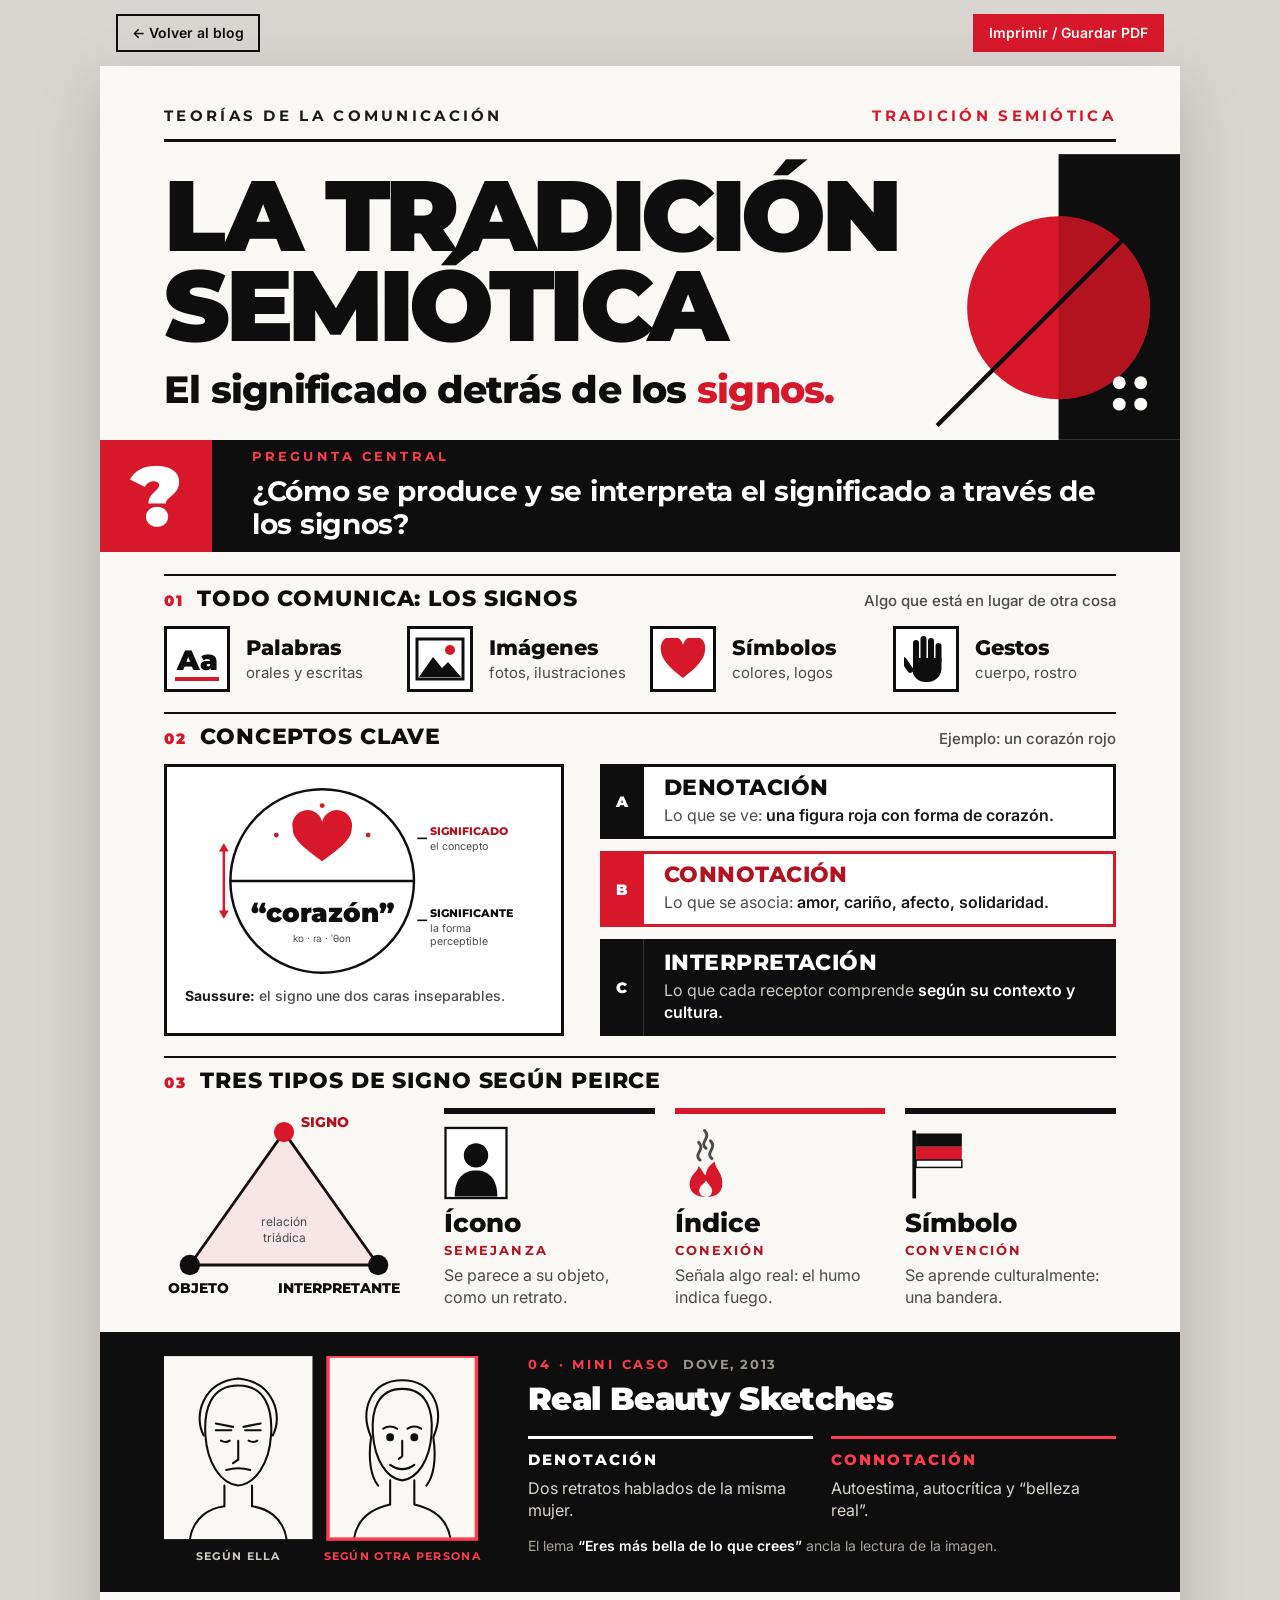
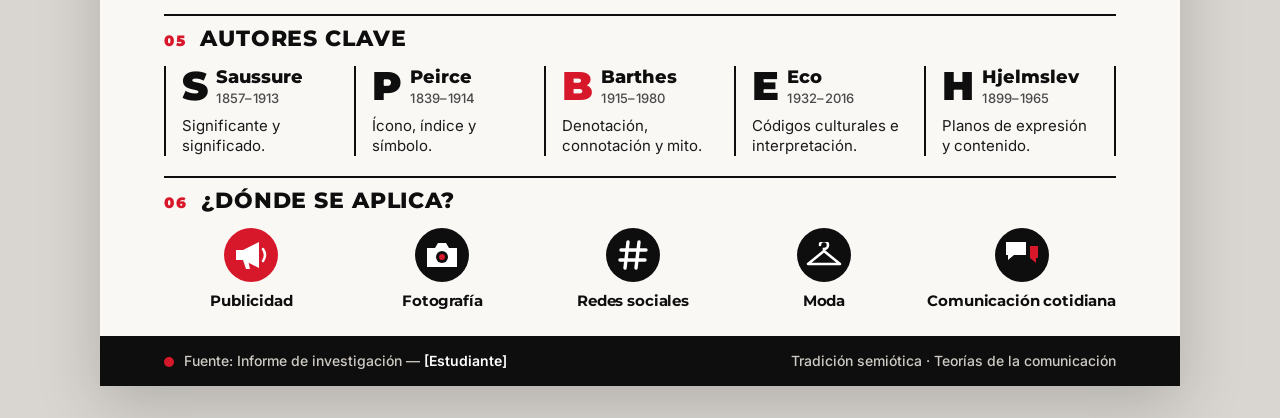
<file: infografia.html>
<!DOCTYPE html>
<html lang="es">
<head>
<meta charset="utf-8">
<meta name="viewport" content="width=device-width, initial-scale=1">
<title>Infografía · Tradición semiótica</title>
<meta name="description" content="Infografía vertical 1080×1920: la tradición semiótica, el significado detrás de los signos.">
<link rel="icon" href="data:image/svg+xml,%3Csvg xmlns='http://www.w3.org/2000/svg' viewBox='0 0 32 32'%3E%3Crect width='32' height='32' fill='%230E0E0E'/%3E%3Ccircle cx='22' cy='22' r='5' fill='%23D7182A'/%3E%3C/svg%3E">
<link rel="preconnect" href="https://fonts.googleapis.com">
<link rel="preconnect" href="https://fonts.gstatic.com" crossorigin>
<link href="https://fonts.googleapis.com/css2?family=Inter:wght@400;500;600;700&family=Montserrat:wght@600;700;800;900&display=swap" rel="stylesheet">
<style>
:root{
  --red:#D7182A; --red-ink:#B3121F; --red-bright:#FF3B4E;
  --black:#0E0E0E; --ink:#1A1A1A; --graphite:#4A4A4A;
  --line:#E4E1DC; --paper:#FAF8F5; --white:#FFFFFF;
  --stage:#D9D6D1;
  --pad:64px;
}
*,*::before,*::after{box-sizing:border-box;margin:0;padding:0}
html,body{background:var(--stage);color:var(--ink)}
body{font-family:Inter,system-ui,sans-serif;min-height:100vh;overflow-x:hidden}
svg{display:block}

/* ---------- Barra exterior ---------- */
.toolbar{display:flex;flex-wrap:wrap;justify-content:space-between;align-items:center;gap:12px;
  max-width:1080px;margin:0 auto;padding:14px 16px;font:600 14px/1 Inter,sans-serif}
.toolbar a,.toolbar button{color:var(--black);text-decoration:none;font:inherit;cursor:pointer;
  border:2px solid var(--black);background:transparent;padding:10px 14px}
.toolbar a:hover,.toolbar button:hover{background:var(--black);color:var(--white)}
.toolbar button{background:var(--red);border-color:var(--red);color:var(--white)}
.toolbar button:hover{background:var(--black);border-color:var(--black)}
.toolbar :focus-visible{outline:2px solid var(--red);outline-offset:3px}

.stage{display:flex;justify-content:center;padding:0 0 32px}
.stage__frame{width:1080px;height:1920px;flex:none;position:relative}

/* ---------- Póster ---------- */
.poster{width:1080px;height:1920px;background:var(--paper);position:absolute;top:0;left:0;
  transform-origin:top left;overflow:hidden;box-shadow:0 20px 60px rgba(0,0,0,.18);
  display:flex;flex-direction:column}
.mont{font-family:Montserrat,sans-serif}
.kicker{font:700 15px/1 Montserrat,sans-serif;letter-spacing:.22em;text-transform:uppercase}
.red{color:var(--red)}
.num{font:900 15px/1 Montserrat,sans-serif;color:var(--red);letter-spacing:.1em}

/* Cabecera */
.hd{position:relative;padding:42px var(--pad) 30px;flex:none}
.hd__bar{display:flex;justify-content:space-between;align-items:center;border-bottom:3px solid var(--black);padding-bottom:16px}
.hd__title{margin-top:28px;font:900 100px/.9 Montserrat,sans-serif;letter-spacing:-.045em;color:var(--black);text-transform:uppercase;position:relative;z-index:2}
.hd__sub{margin-top:20px;font:800 38px/1.05 Montserrat,sans-serif;letter-spacing:-.02em;color:var(--black);max-width:none;position:relative;z-index:2}
.hd__sub em{font-style:normal;color:var(--red)}
.hd__deco{position:absolute;right:0;top:88px;z-index:1}

/* Pregunta */
.q{flex:none;background:var(--black);color:var(--white);height:112px;display:grid;
  grid-template-columns:112px 1fr;align-items:center}
.q__mark{height:100%;background:var(--red);display:grid;place-items:center;font:900 84px/1 Montserrat,sans-serif;color:var(--white)}
.q__body{padding:0 56px 0 40px}
.q__lbl{font:700 13px/1 Montserrat,sans-serif;letter-spacing:.24em;text-transform:uppercase;color:var(--red-bright);margin-bottom:12px}
.q__txt{font:700 28px/1.18 Montserrat,sans-serif;letter-spacing:-.01em}

/* Secciones */
.sec{flex:none;padding:0 var(--pad)}
.sec__hd{display:flex;align-items:baseline;gap:14px;border-top:2px solid var(--black);padding-top:12px;margin-bottom:16px}
.sec__hd h2{font:800 22px/1 Montserrat,sans-serif;text-transform:uppercase;letter-spacing:.04em;color:var(--black)}
.sec__hd span.note{margin-left:auto;font:500 15px/1 Inter,sans-serif;color:var(--graphite)}

/* Signos */
.signs{margin-top:22px}
.signs__row{display:grid;grid-template-columns:repeat(4,1fr);gap:20px}
.sign{display:flex;align-items:center;gap:16px}
.sign__ic{width:66px;height:66px;flex:none;border:3px solid var(--black);display:grid;place-items:center;background:var(--white)}
.sign b{display:block;font:800 21px/1.1 Montserrat,sans-serif;color:var(--black)}
.sign small{display:block;font:400 15px/1.3 Inter,sans-serif;color:var(--graphite);margin-top:4px}

/* Conceptos */
.concepts{margin-top:20px}
.concepts__grid{display:grid;grid-template-columns:400px 1fr;gap:36px}
.saus{position:relative;border:3px solid var(--black);background:var(--white);padding:14px 18px}
.saus__cap{font:500 14px/1.35 Inter,sans-serif;color:var(--graphite)}
.ladder{display:flex;flex-direction:column;gap:12px}
.step{display:grid;grid-template-columns:44px 1fr;align-items:stretch;min-height:72px}
.step__n{font:900 15px/1 Montserrat,sans-serif;display:grid;place-items:center;color:var(--white);background:var(--black)}
.step__b{padding:10px 20px;border:3px solid var(--black);border-left:0;display:flex;flex-direction:column;justify-content:center;background:var(--white)}
.step__b b{font:800 22px/1 Montserrat,sans-serif;text-transform:uppercase;letter-spacing:.02em;color:var(--black)}
.step__b span{font:400 16px/1.35 Inter,sans-serif;color:var(--graphite);margin-top:6px}
.step__b span strong{color:var(--ink);font-weight:600}
.step--2 .step__n{background:var(--red)}
.step--2 .step__b{border-color:var(--red)}
.step--2 .step__b b{color:var(--red-ink)}
.step--3 .step__b{background:var(--black)}
.step--3 .step__n{background:var(--black);border-right:1px solid #333}
.step--3 .step__b b{color:var(--white)}
.step--3 .step__b span{color:#CFCBC4}
.step--3 .step__b span strong{color:var(--white)}

/* Peirce */
.peirce{margin-top:20px}
.peirce__grid{display:grid;grid-template-columns:260px repeat(3,1fr);gap:20px;align-items:stretch}
.ptype{border-top:6px solid var(--black);padding-top:10px;display:flex;flex-direction:column}
.ptype--hl{border-top-color:var(--red)}
.ptype__ic{height:78px;display:flex;align-items:center}
.ptype b{font:800 26px/1 Montserrat,sans-serif;color:var(--black);margin-top:8px}
.ptype .rel{font:700 13px/1 Montserrat,sans-serif;letter-spacing:.16em;text-transform:uppercase;color:var(--red-ink);margin-top:8px}
.ptype p{font:400 16px/1.35 Inter,sans-serif;color:var(--graphite);margin-top:8px}

/* Dove */
.dove{flex:none;margin-top:24px;background:var(--black);color:var(--white);display:grid;grid-template-columns:420px 1fr;position:relative}
.dove__art{position:relative;padding:24px 0 20px var(--pad)}
.dove__txt{padding:26px var(--pad) 20px 8px}
.dove__lbl{display:flex;gap:12px;align-items:center;font:700 13px/1 Montserrat,sans-serif;letter-spacing:.22em;text-transform:uppercase;color:var(--red-bright)}
.dove__lbl i{font-style:normal;color:#9A958E;letter-spacing:.12em}
.dove h3{font:900 32px/1.02 Montserrat,sans-serif;letter-spacing:-.02em;margin-top:12px}
.dove__pair{display:grid;grid-template-columns:1fr 1fr;gap:18px;margin-top:20px}
.dove__pair div{border-top:3px solid var(--white);padding-top:10px}
.dove__pair div:last-child{border-top-color:var(--red-bright)}
.dove__pair b{font:800 15px/1 Montserrat,sans-serif;letter-spacing:.14em;text-transform:uppercase}
.dove__pair div:last-child b{color:var(--red-bright)}
.dove__pair p{font:400 16px/1.38 Inter,sans-serif;color:#DAD6CF;margin-top:8px}
.dove__anchor{margin-top:16px;font:400 14px/1.35 Inter,sans-serif;color:#A9A49C}
.dove__anchor strong{color:var(--white);font-weight:600}

/* Autores */
.authors{margin-top:22px}
.authors__row{display:grid;grid-template-columns:repeat(5,1fr);gap:0;border-left:2px solid var(--black)}
.author{padding:0 16px;border-right:2px solid var(--black)}
.author__top{display:flex;align-items:center;gap:10px}.author__i{font:900 40px/1 Montserrat,sans-serif;color:var(--black);letter-spacing:-.04em}
.author:nth-child(3) .author__i{color:var(--red)}
.author b{display:block;font:800 18px/1.1 Montserrat,sans-serif;color:var(--black)}
.author small{display:block;font:500 13px/1 Inter,sans-serif;color:var(--graphite);margin-top:4px;letter-spacing:.02em}
.author p{font:400 15px/1.32 Inter,sans-serif;color:var(--ink);margin-top:10px}

/* Aplicaciones */
.apps{margin-top:20px}
.apps__row{display:grid;grid-template-columns:repeat(5,1fr);gap:16px}
.app{display:flex;flex-direction:column;align-items:center;text-align:center;gap:10px}
.app__ic{width:54px;height:54px;border-radius:50%;background:var(--black);display:grid;place-items:center}
.app:first-child .app__ic{background:var(--red)}
.app span{font:700 15px/1.15 Montserrat,sans-serif;color:var(--black);white-space:nowrap;letter-spacing:-.01em}

/* Pie */
.ft{margin-top:auto;flex:none;height:50px;background:var(--black);color:#CFCBC4;display:flex;align-items:center;justify-content:space-between;padding:0 var(--pad);font:500 14px/1 Inter,sans-serif}
.ft strong{color:var(--white);font-weight:600}
.ft .dot{display:inline-block;width:10px;height:10px;background:var(--red);border-radius:50%;margin-right:10px;vertical-align:middle}

/* Captura y print */
.is-measure .poster{height:auto;overflow:visible}.is-measure .ft{margin-top:0}
.is-capture .toolbar{display:none}
.is-capture,.is-capture body{background:var(--paper)}
.is-capture .stage{padding:0;display:block}
.is-capture .poster{box-shadow:none}
@page{size:1080px 1920px;margin:0}
@media print{
  html,body{background:var(--paper)!important;-webkit-print-color-adjust:exact;print-color-adjust:exact}
  .toolbar{display:none!important}
  .stage{padding:0!important;display:block}
  .stage__frame{width:1080px!important;height:1920px!important}
  .poster{transform:none!important;box-shadow:none}
}
</style>
<script>if(/[?&]capture\b/.test(location.search))document.documentElement.classList.add('is-capture');if(/[?&]measure\b/.test(location.search))document.documentElement.classList.add('is-measure');</script>
</head>
<body>

<nav class="toolbar" aria-label="Acciones">
  <a href="index.html">&larr; Volver al blog</a>
  <button type="button" onclick="window.print()">Imprimir / Guardar PDF</button>
</nav>

<div class="stage">
<div class="stage__frame" id="frame">
<main class="poster" id="poster" aria-label="Infografía: La tradición semiótica, el significado detrás de los signos">

  <!-- ============ CABECERA ============ -->
  <header class="hd">
    <div class="hd__bar">
      <span class="kicker">Teorías de la comunicación</span>
      <span class="kicker red">Tradición semiótica</span>
    </div>

    <svg class="hd__deco" width="300" height="286" viewBox="0 0 420 400" aria-hidden="true">
      <rect x="250" y="0" width="170" height="400" fill="#0E0E0E"/>
      <circle cx="250" cy="215" r="128" fill="#D7182A"/>
      <path d="M250 87 A128 128 0 0 1 250 343 Z" fill="#B3121F"/>
      <line x1="80" y1="380" x2="420" y2="40" stroke="#0E0E0E" stroke-width="6"/>
      <g fill="#FAF8F5"><circle cx="335" cy="320" r="9"/><circle cx="335" cy="350" r="9"/><circle cx="365" cy="320" r="9"/><circle cx="365" cy="350" r="9"/></g>
    </svg>

    <h1 class="hd__title">La tradición<br>semiótica</h1>
    <p class="hd__sub">El significado detrás de los <em>signos.</em></p>
  </header>

  <!-- ============ PREGUNTA CENTRAL ============ -->
  <section class="q" aria-label="Pregunta central">
    <div class="q__mark" aria-hidden="true">?</div>
    <div class="q__body">
      <p class="q__lbl">Pregunta central</p>
      <p class="q__txt">¿Cómo se produce y se interpreta el significado a través de los signos?</p>
    </div>
  </section>

  <!-- ============ SIGNOS ============ -->
  <section class="sec signs">
    <div class="sec__hd"><span class="num">01</span><h2>Todo comunica: los signos</h2><span class="note">Algo que está en lugar de otra cosa</span></div>
    <div class="signs__row">
      <div class="sign">
        <div class="sign__ic"><svg width="48" height="48" viewBox="0 0 48 48" aria-hidden="true"><text x="24" y="35" text-anchor="middle" font-family="Montserrat,sans-serif" font-weight="900" font-size="28" fill="#0E0E0E">Aa</text><rect x="2" y="42" width="44" height="4" fill="#D7182A"/></svg></div>
        <div><b>Palabras</b><small>orales y escritas</small></div>
      </div>
      <div class="sign">
        <div class="sign__ic"><svg width="50" height="44" viewBox="0 0 50 44" aria-hidden="true"><rect x="2" y="2" width="46" height="40" fill="none" stroke="#0E0E0E" stroke-width="3"/><circle cx="35" cy="13" r="5" fill="#D7182A"/><path d="M4 40 L18 20 L27 31 L33 25 L46 40 Z" fill="#0E0E0E"/></svg></div>
        <div><b>Imágenes</b><small>fotos, ilustraciones</small></div>
      </div>
      <div class="sign">
        <div class="sign__ic"><svg width="46" height="42" viewBox="0 0 46 42" aria-hidden="true"><path d="M23 40 C 6 27 1 19 1 12 A 11 11 0 0 1 23 7 A 11 11 0 0 1 45 12 C 45 19 40 27 23 40 Z" fill="#D7182A"/></svg></div>
        <div><b>Símbolos</b><small>colores, logos</small></div>
      </div>
      <div class="sign">
        <div class="sign__ic"><svg width="44" height="50" viewBox="0 0 44 50" aria-hidden="true"><g fill="#0E0E0E"><rect x="9" y="6" width="6" height="24" rx="3"/><rect x="16.5" y="2" width="6" height="28" rx="3"/><rect x="24" y="4" width="6" height="26" rx="3"/><rect x="31.5" y="9" width="6" height="21" rx="3"/><path d="M9 24 h28.5 v10 a14 14 0 0 1 -14 14 h-2 a14 14 0 0 1 -12.5 -8 z"/><rect x="0" y="22" width="6" height="18" rx="3" transform="rotate(-35 3 31)"/></g></svg></div>
        <div><b>Gestos</b><small>cuerpo, rostro</small></div>
      </div>
    </div>
  </section>

  <!-- ============ CONCEPTOS ============ -->
  <section class="sec concepts">
    <div class="sec__hd"><span class="num">02</span><h2>Conceptos clave</h2><span class="note">Ejemplo: un corazón rojo</span></div>
    <div class="concepts__grid">
      <!-- Saussure -->
      <div class="saus">
        <svg width="340" height="200" viewBox="0 0 358 244" style="margin:0 auto" role="img" aria-label="Diagrama de Saussure: el signo une significado y significante">
          <ellipse cx="128" cy="122" rx="112" ry="112" fill="none" stroke="#0E0E0E" stroke-width="3"/>
          <line x1="16" y1="122" x2="240" y2="122" stroke="#0E0E0E" stroke-width="3"/>
          <!-- significado: concepto -->
          <path d="M128 98 C 103 80 92 70 92 58 A 16 16 0 0 1 128 50 A 16 16 0 0 1 164 58 C 164 70 153 80 128 98 Z" fill="#D7182A"/>
          <g fill="#D7182A"><circle cx="72" cy="66" r="3"/><circle cx="184" cy="66" r="3"/><circle cx="128" cy="30" r="3"/></g>
          <!-- significante: forma -->
          <text x="128" y="172" text-anchor="middle" font-family="Montserrat,sans-serif" font-weight="900" font-size="32" fill="#0E0E0E">“corazón”</text>
          <text x="128" y="196" text-anchor="middle" font-family="Inter,sans-serif" font-size="12" fill="#4A4A4A">ko · ɾa · ˈθon</text>
          <!-- flechas -->
          <path d="M8 78 v88" stroke="#D7182A" stroke-width="3" fill="none"/><path d="M2 86 l6 -10 l6 10" fill="#D7182A"/><path d="M2 158 l6 10 l6 -10" fill="#D7182A"/>
          <!-- etiquetas -->
          <line x1="244" y1="70" x2="256" y2="70" stroke="#0E0E0E" stroke-width="2"/>
          <text x="260" y="66" font-family="Montserrat,sans-serif" font-weight="800" font-size="13.5" fill="#B3121F">SIGNIFICADO</text>
          <text x="260" y="84" font-family="Inter,sans-serif" font-size="13" fill="#4A4A4A">el concepto</text>
          <line x1="244" y1="170" x2="256" y2="170" stroke="#0E0E0E" stroke-width="2"/>
          <text x="260" y="166" font-family="Montserrat,sans-serif" font-weight="800" font-size="13.5" fill="#0E0E0E">SIGNIFICANTE</text>
          <text x="260" y="184" font-family="Inter,sans-serif" font-size="13" fill="#4A4A4A">la forma</text>
          <text x="260" y="200" font-family="Inter,sans-serif" font-size="13" fill="#4A4A4A">perceptible</text>
        </svg>
        <p class="saus__cap" style="margin-top:6px"><strong style="color:#1A1A1A">Saussure:</strong> el signo une dos caras inseparables.</p>
      </div>
      <!-- Escalera -->
      <div class="ladder">
        <div class="step step--1"><div class="step__n">A</div><div class="step__b"><b>Denotación</b><span>Lo que se ve: <strong>una figura roja con forma de corazón.</strong></span></div></div>
        <div class="step step--2"><div class="step__n">B</div><div class="step__b"><b>Connotación</b><span>Lo que se asocia: <strong>amor, cariño, afecto, solidaridad.</strong></span></div></div>
        <div class="step step--3"><div class="step__n">C</div><div class="step__b"><b>Interpretación</b><span>Lo que cada receptor comprende <strong>según su contexto y cultura.</strong></span></div></div>
      </div>
    </div>
  </section>

  <!-- ============ PEIRCE ============ -->
  <section class="sec peirce">
    <div class="sec__hd"><span class="num">03</span><h2>Tres tipos de signo según Peirce</h2></div>
    <div class="peirce__grid">
      <svg width="240" height="194" viewBox="0 0 260 210" role="img" aria-label="Triángulo de Peirce: signo, objeto e interpretante">
        <path d="M130 26 L28 170 L232 170 Z" fill="none" stroke="#0E0E0E" stroke-width="3"/>
        <path d="M130 26 L28 170 L232 170 Z" fill="#D7182A" opacity=".08"/>
        <circle cx="130" cy="26" r="11" fill="#D7182A"/>
        <circle cx="28" cy="170" r="11" fill="#0E0E0E"/>
        <circle cx="232" cy="170" r="11" fill="#0E0E0E"/>
        <text x="148" y="20" font-family="Montserrat,sans-serif" font-weight="800" font-size="15" fill="#B3121F">SIGNO</text>
        <text x="4" y="200" font-family="Montserrat,sans-serif" font-weight="800" font-size="15" fill="#0E0E0E">OBJETO</text>
        <text x="256" y="200" text-anchor="end" font-family="Montserrat,sans-serif" font-weight="800" font-size="15" fill="#0E0E0E">INTERPRETANTE</text>
        <text x="130" y="128" text-anchor="middle" font-family="Inter,sans-serif" font-size="13" fill="#4A4A4A">relación</text>
        <text x="130" y="145" text-anchor="middle" font-family="Inter,sans-serif" font-size="13" fill="#4A4A4A">triádica</text>
      </svg>
      <div class="ptype">
        <div class="ptype__ic"><svg width="64" height="74" viewBox="0 0 84 96" aria-hidden="true"><rect x="2" y="2" width="80" height="92" fill="#fff" stroke="#0E0E0E" stroke-width="3"/><circle cx="42" cy="38" r="16" fill="#0E0E0E"/><path d="M14 92 C 14 68 26 58 42 58 C 58 58 70 68 70 92 Z" fill="#0E0E0E"/></svg></div>
        <b>Ícono</b><span class="rel">Semejanza</span><p>Se parece a su objeto, como un retrato.</p>
      </div>
      <div class="ptype ptype--hl">
        <div class="ptype__ic"><svg width="62" height="74" viewBox="0 0 84 100" aria-hidden="true"><path d="M34 46 c -10 -8 8 -14 -2 -24 M50 44 c -10 -8 8 -14 -2 -24 M42 30 c -10 -8 8 -14 -2 -24" fill="none" stroke="#4A4A4A" stroke-width="4" stroke-linecap="round"/><path d="M42 96 C 22 96 16 82 22 70 C 26 62 30 62 32 54 C 38 60 38 66 42 66 C 42 58 48 52 54 48 C 54 58 66 64 64 80 C 63 90 56 96 42 96 Z" fill="#D7182A"/><path d="M42 96 C 34 96 31 89 34 83 C 36 79 40 78 42 74 C 46 80 52 84 50 90 C 49 94 46 96 42 96 Z" fill="#FAF8F5"/></svg></div>
        <b>Índice</b><span class="rel">Conexión</span><p>Señala algo real: el humo indica fuego.</p>
      </div>
      <div class="ptype">
        <div class="ptype__ic"><svg width="62" height="74" viewBox="0 0 84 100" aria-hidden="true"><rect x="10" y="6" width="5" height="92" fill="#0E0E0E"/><rect x="15" y="10" width="62" height="18" fill="#0E0E0E"/><rect x="15" y="28" width="62" height="18" fill="#D7182A"/><rect x="15" y="46" width="62" height="10" fill="#fff" stroke="#0E0E0E" stroke-width="2"/></svg></div>
        <b>Símbolo</b><span class="rel">Convención</span><p>Se aprende culturalmente: una bandera.</p>
      </div>
    </div>
  </section>

  <!-- ============ CASO DOVE ============ -->
  <section class="dove" aria-label="Mini caso: Dove Real Beauty Sketches">
    <div class="dove__art">
      <svg width="328" height="216" viewBox="0 0 380 250" role="img" aria-label="Dos retratos de la misma mujer, lado a lado">
        <!-- retrato 1 -->
        <rect x="0" y="0" width="172" height="212" fill="#FAF8F5"/>
        <g fill="none" stroke="#0E0E0E" stroke-width="2.4" stroke-linecap="round">
          <path d="M86 34 C 54 34 46 62 48 92 C 50 124 66 148 86 150 C 106 148 122 124 124 92 C 126 62 118 34 86 34 Z"/>
          <path d="M60 86 h18 M94 86 h18"/>
          <path d="M66 98 q6 3 10 0 M98 98 q6 3 10 0"/>
          <path d="M86 98 v22 l-6 4"/>
          <path d="M72 132 q14 -4 28 0"/>
          <path d="M60 78 l20 4 M112 78 l-20 4"/>
          <path d="M46 92 C 34 70 44 30 86 26 C 128 30 138 70 126 92"/>
          <path d="M70 150 v24 M102 150 v24 M30 212 C 34 186 54 176 70 174 M142 212 C 138 186 118 176 102 174"/>
        </g>
        <!-- retrato 2 -->
        <rect x="190" y="0" width="172" height="212" fill="#FAF8F5"/>
        <g fill="none" stroke="#0E0E0E" stroke-width="2.4" stroke-linecap="round" transform="translate(190 0)">
          <path d="M86 38 C 58 38 50 62 52 90 C 54 120 68 142 86 144 C 104 142 118 120 120 90 C 122 62 114 38 86 38 Z"/>
          <path d="M64 84 q8 -5 16 0 M92 84 q8 -5 16 0"/>
          <circle cx="72" cy="94" r="3.4" fill="#0E0E0E"/><circle cx="100" cy="94" r="3.4" fill="#0E0E0E"/>
          <path d="M86 98 v18 l-4 3"/>
          <path d="M72 126 q14 10 28 0"/>
          <path d="M50 94 C 36 62 50 28 86 28 C 122 28 136 62 122 94 M50 94 C 46 120 50 140 58 150 M122 94 C 126 120 122 140 114 150"/>
          <path d="M72 144 v28 M100 144 v28 M30 212 C 34 186 54 176 72 172 M142 212 C 138 186 118 176 100 172"/>
        </g>
        <rect x="190" y="0" width="172" height="212" fill="none" stroke="#FF3B4E" stroke-width="4"/>
        <text x="86" y="236" text-anchor="middle" font-family="Montserrat,sans-serif" font-weight="700" font-size="13" letter-spacing="1.5" fill="#CFCBC4">SEGÚN ELLA</text>
        <text x="276" y="236" text-anchor="middle" font-family="Montserrat,sans-serif" font-weight="700" font-size="13" letter-spacing="1.5" fill="#FF3B4E">SEGÚN OTRA PERSONA</text>
      </svg>
    </div>
    <div class="dove__txt">
      <p class="dove__lbl">04 · Mini caso <i>Dove, 2013</i></p>
      <h3>Real Beauty Sketches</h3>
      <div class="dove__pair">
        <div><b>Denotación</b><p>Dos retratos hablados de la misma mujer.</p></div>
        <div><b>Connotación</b><p>Autoestima, autocrítica y “belleza real”.</p></div>
      </div>
      <p class="dove__anchor">El lema <strong>“Eres más bella de lo que crees”</strong> ancla la lectura de la imagen.</p>
    </div>
  </section>

  <!-- ============ AUTORES ============ -->
  <section class="sec authors">
    <div class="sec__hd"><span class="num">05</span><h2>Autores clave</h2></div>
    <div class="authors__row">
      <div class="author"><div class="author__top"><div class="author__i">S</div><div><b>Saussure</b><small>1857–1913</small></div></div><p>Significante y significado.</p></div>
      <div class="author"><div class="author__top"><div class="author__i">P</div><div><b>Peirce</b><small>1839–1914</small></div></div><p>Ícono, índice y símbolo.</p></div>
      <div class="author"><div class="author__top"><div class="author__i">B</div><div><b>Barthes</b><small>1915–1980</small></div></div><p>Denotación, connotación y mito.</p></div>
      <div class="author"><div class="author__top"><div class="author__i">E</div><div><b>Eco</b><small>1932–2016</small></div></div><p>Códigos culturales e interpretación.</p></div>
      <div class="author"><div class="author__top"><div class="author__i">H</div><div><b>Hjelmslev</b><small>1899–1965</small></div></div><p>Planos de expresión y contenido.</p></div>
    </div>
  </section>

  <!-- ============ APLICACIONES ============ -->
  <section class="sec apps">
    <div class="sec__hd"><span class="num">06</span><h2>¿Dónde se aplica?</h2></div>
    <div class="apps__row">
      <div class="app"><div class="app__ic"><svg width="34" height="30" viewBox="0 0 34 30" aria-hidden="true"><path d="M2 10 h7 l16 -8 v26 l-16 -8 h-7 z" fill="#fff"/><path d="M9 20 l3 9 h4 l-2 -9" fill="#fff"/><path d="M29 9 q4 6 0 12" stroke="#fff" stroke-width="2.5" fill="none" stroke-linecap="round"/></svg></div><span>Publicidad</span></div>
      <div class="app"><div class="app__ic"><svg width="34" height="28" viewBox="0 0 34 28" aria-hidden="true"><path d="M2 7 h8 l3 -5 h8 l3 5 h8 v19 h-30 z" fill="#fff"/><circle cx="17" cy="16" r="6" fill="#0E0E0E"/><circle cx="17" cy="16" r="3" fill="#D7182A"/></svg></div><span>Fotografía</span></div>
      <div class="app"><div class="app__ic"><svg width="32" height="32" viewBox="0 0 32 32" aria-hidden="true"><g stroke="#fff" stroke-width="3.4" stroke-linecap="round"><path d="M11 3 l-3 26 M22 3 l-3 26 M4 11 h25 M3 21 h25"/></g></svg></div><span>Redes sociales</span></div>
      <div class="app"><div class="app__ic"><svg width="36" height="26" viewBox="0 0 36 26" aria-hidden="true"><path d="M18 9 v-2 a4 4 0 1 0 -4 -4" stroke="#fff" stroke-width="2.6" fill="none" stroke-linecap="round"/><path d="M18 9 L2 22 h32 z" stroke="#fff" stroke-width="2.6" fill="none" stroke-linejoin="round"/></svg></div><span>Moda</span></div>
      <div class="app"><div class="app__ic"><svg width="36" height="30" viewBox="0 0 36 30" aria-hidden="true"><path d="M2 2 h20 v13 h-12 l-6 5 v-5 h-2 z" fill="#fff"/><path d="M14 18 h12 l6 5 v-5 h2 v-12 h-8 v12 z" fill="#D7182A"/></svg></div><span>Comunicación cotidiana</span></div>
    </div>
  </section>

  <!-- ============ PIE ============ -->
  <footer class="ft">
    <span><span class="dot"></span>Fuente: Informe de investigación — <strong>[Estudiante]</strong><!-- EDITAR --></span>
    <span>Tradición semiótica · Teorías de la comunicación</span>
  </footer>
</main>
</div>
</div>

<script>
(function(){
  'use strict';
  var poster=document.getElementById('poster'), frame=document.getElementById('frame');
  var capture=document.documentElement.classList.contains('is-capture');
  function fit(){
    if(capture){poster.style.transform='none';frame.style.width='1080px';frame.style.height='1920px';return;}
    var w=document.documentElement.clientWidth-32;
    var s=Math.min(1,w/1080);
    poster.style.transform=s<1?'scale('+s+')':'none';
    frame.style.width=(1080*s)+'px';
    frame.style.height=(1920*s)+'px';
  }
  fit();
  window.addEventListener('resize',fit);
  window.addEventListener('beforeprint',function(){poster.style.transform='none';frame.style.width='1080px';frame.style.height='1920px';});
  window.addEventListener('afterprint',fit);
})();
</script>
</body>
</html>
</file>
<file: css/styles.css>
/* ==========================================================================
   La tradición semiótica en la comunicación — hoja de estilos
   Orden: tokens → reset → base/tipografía → layout → componentes →
          utilidades → temas → media queries (dentro de cada bloque) → print
   ========================================================================== */

/* ---------- 1. TOKENS ---------- */
:root {
  /* Paleta base (brief §2) */
  --red: #D7182A;
  --red-ink: #B3121F;
  --red-bright: #b91929;
  --black: #0E0E0E;
  --ink: #1A1A1A;
  --graphite: #4A4A4A;
  --line: #E4E1DC;
  --paper: #FAF8F5;
  --white: #FFFFFF;

  /* Semánticos (tema claro) */
  --bg: var(--paper);
  --surface: var(--white);
  --surface-2: #F2EEE8;
  --fg: var(--ink);
  --fg-2: var(--graphite);
  --rule: var(--line);
  --strong: var(--black);
  --accent: var(--red);
  --accent-text: var(--red-ink);
  --accent-soft: rgba(215, 24, 42, .09);
  --inv-bg: var(--black);
  --inv-bg-2: #1C1B1A;
  --inv-fg: #F4F1EC;
  --inv-fg-2: #CFCAC2;
  --inv-accent: var(--red-bright);
  --header-bg: rgba(250, 248, 245, .92);

  /* Tipografía */
  --f-display: "Montserrat", "Helvetica Neue", Arial, sans-serif;
  --f-body: "Inter", system-ui, -apple-system, "Segoe UI", Roboto, sans-serif;
  --f-serif: "Playfair Display", Georgia, "Times New Roman", serif;
  --fs-xs: .75rem;
  --fs-sm: .875rem;
  --fs-base: 1.125rem;
  --fs-md: 1.25rem;
  --fs-lg: 1.5625rem;
  --fs-xl: 1.953rem;
  --fs-2xl: 2.441rem;
  --measure: 68ch;

  /* Espaciado y layout */
  --gutter: 16px;
  --container: 1280px;
  --header-h: 64px;
  --radius: 2px;
  --ease: cubic-bezier(.2, .7, .2, 1);
  --dur: 260ms;
}

/* ---------- 2. RESET ---------- */
*, *::before, *::after { box-sizing: border-box; }
html { -webkit-text-size-adjust: 100%; text-size-adjust: 100%; scroll-behavior: smooth; scroll-padding-top: calc(var(--header-h) + 24px); }
body, h1, h2, h3, h4, p, figure, blockquote, dl, dd, ol, ul { margin: 0; }
ol, ul { padding: 0; }
img, svg { display: block; max-width: 100%; }
button, input { font: inherit; color: inherit; }
button { cursor: pointer; background: none; border: 0; padding: 0; }
[hidden] { display: none !important; }
dialog { color: inherit; }

/* ---------- 3. BASE / TIPOGRAFÍA ---------- */
body {
  background: var(--bg);
  color: var(--fg);
  font-family: var(--f-body);
  font-size: var(--fs-base);
  line-height: 1.7;
  font-feature-settings: "kern", "liga";
  -webkit-font-smoothing: antialiased;
  overflow-x: hidden;
  transition: background-color var(--dur) ease, color var(--dur) ease;
}

h1, h2, h3, h4 { font-family: var(--f-display); line-height: 1.12; letter-spacing: -.02em; text-wrap: balance; overflow-wrap: break-word; }

a { color: inherit; text-decoration-color: var(--accent); text-decoration-thickness: 2px; text-underline-offset: 4px; }
a:hover { color: var(--accent-text); }

strong, b { font-weight: 600; }
cite { font-style: italic; }
code { font-family: ui-monospace, "Cascadia Code", Consolas, monospace; font-size: .85em; }

::selection { background: var(--accent); color: var(--white); }

:focus-visible { outline: 2px solid var(--accent); outline-offset: 3px; }

.skip-link {
  position: absolute; left: 16px; top: -100px; z-index: 200;
  background: var(--strong); color: var(--bg);
  padding: 12px 18px; font-family: var(--f-display); font-weight: 700;
  text-decoration: none;
}
.skip-link:focus { top: 12px; color: var(--bg); }

.sr-only {
  position: absolute !important; width: 1px; height: 1px; padding: 0; margin: -1px;
  overflow: hidden; clip: rect(0 0 0 0); white-space: nowrap; border: 0;
}

/* Prosa */
.prose > * { max-width: var(--measure); }
.prose p + p { margin-top: 1.15em; }
.prose h3 {
  font-size: clamp(1.3rem, 1.1rem + .9vw, var(--fs-lg));
  font-weight: 800;
  margin: 2.6em 0 .8em;
}
.prose h3:first-child { margin-top: 0; }
.prose + .prose { margin-top: 1.4em; }

.dropcap::first-letter {
  float: left;
  font-family: var(--f-display);
  font-weight: 900;
  font-size: 4.4em;
  line-height: .78;
  margin: .1em .1em 0 0;
  color: var(--accent);
}

.prose-lead { font-size: var(--fs-md); color: var(--fg-2); max-width: var(--measure); margin-bottom: 32px; }
.small-note { font-size: var(--fs-sm); color: var(--fg-2); margin-top: 1em; }

.figcap {
  grid-column: 1 / -1;
  font-size: var(--fs-sm);
  color: var(--fg-2);
  padding-top: 14px;
  line-height: 1.5;
}

.kicker {
  display: flex; align-items: center; gap: 10px;
  font-family: var(--f-display); font-weight: 700;
  font-size: var(--fs-xs); letter-spacing: .16em; text-transform: uppercase;
  color: var(--fg-2);
}
.kicker__mark { width: 10px; height: 10px; background: var(--accent); flex: none; }

.badge {
  display: inline-block;
  font-family: var(--f-display); font-weight: 700;
  font-size: .625rem; letter-spacing: .12em; text-transform: uppercase;
  line-height: 1.4;
  color: var(--accent-text);
  border: 1px solid currentColor;
  border-radius: 99px;
  padding: 2px 8px;
  vertical-align: middle;
  white-space: nowrap;
}
.badge--dark { color: var(--inv-accent); }

.red-dot { color: var(--inv-accent); }

/* ---------- 4. LAYOUT ---------- */
.layout {
  max-width: var(--container);
  margin: 0 auto;
  padding: 0 var(--gutter);
}
.article { min-width: 0; }

.section { padding: clamp(64px, 9vw, 120px) 0 0; }
.section:last-child { padding-bottom: clamp(64px, 9vw, 120px); }
.section > * + * { margin-top: 32px; }

.section__head {
  display: grid;
  gap: 8px;
  border-top: 3px solid var(--strong);
  padding-top: 18px;
  margin-bottom: 40px;
}
.section__num {
  font-family: var(--f-display);
  font-weight: 900;
  font-size: clamp(3.25rem, 2rem + 6vw, 6.5rem);
  line-height: .82;
  letter-spacing: -.05em;
  color: var(--accent);
}
.section__kicker {
  font-family: var(--f-display); font-weight: 700;
  font-size: var(--fs-xs); letter-spacing: .16em; text-transform: uppercase;
  color: var(--fg-2);
  margin-bottom: 8px;
}
.section__title {
  font-size: clamp(1.7rem, 1.2rem + 2.2vw, 2.75rem);
  font-weight: 800;
  max-width: 22ch;
}

/* ---------- 5. COMPONENTES ---------- */

/* 5.1 Barra de progreso */
.progress { position: fixed; inset: 0 0 auto 0; height: 3px; z-index: 70; pointer-events: none; }
.progress__bar { height: 100%; background: var(--accent); transform-origin: 0 50%; transform: scaleX(0); }

/* 5.2 Header */
.site-header {
  position: sticky; top: 0; z-index: 50;
  background: var(--header-bg);
  -webkit-backdrop-filter: saturate(140%) blur(10px);
  backdrop-filter: saturate(140%) blur(10px);
  border-bottom: 1px solid var(--strong);
}
.site-header__inner {
  max-width: var(--container); margin: 0 auto;
  height: var(--header-h);
  padding: 0 var(--gutter);
  display: flex; align-items: center; justify-content: space-between; gap: 16px;
}
.logo {
  font-family: var(--f-display); font-weight: 900;
  font-size: 1.375rem; letter-spacing: -.04em;
  text-decoration: none; color: var(--fg);
}
.logo:hover { color: var(--fg); }
.logo__dot { color: var(--accent); }
.logo--light { color: var(--inv-fg); }
.logo--light .logo__dot { color: var(--inv-accent); }

.main-nav { display: none; }
.main-nav__list { list-style: none; display: flex; gap: 4px; }
.main-nav a {
  display: block; padding: 8px 12px;
  font-family: var(--f-display); font-weight: 700;
  font-size: .75rem; letter-spacing: .1em; text-transform: uppercase;
  text-decoration: none; color: var(--fg);
  position: relative;
}
.main-nav a::after {
  content: ""; position: absolute; left: 12px; right: 12px; bottom: 2px; height: 2px;
  background: var(--accent); transform: scaleX(0); transform-origin: left;
  transition: transform var(--dur) var(--ease);
}
.main-nav a:hover::after, .main-nav a.is-active::after { transform: scaleX(1); }
.main-nav a.is-active { color: var(--accent-text); }

.site-header__actions { display: flex; align-items: center; gap: 4px; }

.icon-btn {
  width: 44px; height: 44px;
  display: inline-grid; place-items: center;
  border: 1px solid transparent;
  border-radius: var(--radius);
  color: var(--fg);
  transition: border-color var(--dur) ease, background-color var(--dur) ease;
}
.icon-btn:hover { border-color: var(--strong); }
.icon-btn svg { width: 22px; height: 22px; fill: none; stroke: currentColor; stroke-width: 1.8; stroke-linecap: round; stroke-linejoin: round; }
.icon-sun { display: none; }
[data-theme="dark"] .icon-sun { display: block; }
[data-theme="dark"] .icon-moon { display: none; }

/* 5.3 Drawer móvil */
.drawer { position: fixed; inset: 0; z-index: 90; }
.drawer__backdrop { position: absolute; inset: 0; background: rgba(14, 14, 14, .6); opacity: 0; transition: opacity var(--dur) ease; }
.drawer__panel {
  position: absolute; top: 0; right: 0; bottom: 0;
  width: min(380px, 88vw);
  background: var(--bg);
  border-left: 3px solid var(--strong);
  padding: 12px 24px 32px;
  overflow-y: auto;
  transform: translateX(100%);
  transition: transform var(--dur) var(--ease);
}
.drawer.is-open .drawer__backdrop { opacity: 1; }
.drawer.is-open .drawer__panel { transform: none; }
.drawer__head { display: flex; justify-content: space-between; align-items: center; margin-bottom: 16px; }
.drawer__title {
  font-family: var(--f-display); font-weight: 700; font-size: var(--fs-xs);
  letter-spacing: .16em; text-transform: uppercase; color: var(--fg-2);
}
.drawer__list { list-style: none; }
.drawer__list a {
  display: flex; align-items: baseline; gap: 14px;
  padding: 12px 0;
  border-bottom: 1px solid var(--rule);
  font-family: var(--f-display); font-weight: 800; font-size: 1.25rem; letter-spacing: -.02em;
  text-decoration: none;
}
.drawer__list span { font-size: var(--fs-xs); color: var(--accent-text); min-width: 1.6em; letter-spacing: .04em; }

/* 5.4 Hero */
.hero {
  position: relative;
  border-bottom: 1px solid var(--strong);
}
.hero__inner { display: grid; }
.hero__text {
  padding: clamp(40px, 8vw, 96px) var(--gutter) 40px;
  display: flex; flex-direction: column; justify-content: center;
}
.hero__title {
  font-size: clamp(2.25rem, 10vw, 4.5rem);
  font-weight: 900;
  line-height: .96;
  letter-spacing: -.045em;
  margin: 24px 0 28px;
  max-width: 11ch;
}
.hero__title em { font-style: normal; color: var(--accent); }
.hero__lead {
  font-family: var(--f-serif); font-style: italic;
  font-size: clamp(1.3rem, 1rem + 1.4vw, 1.9rem);
  line-height: 1.3;
  max-width: 28ch;
  padding-left: 18px;
  border-left: 3px solid var(--accent);
}
.hero__sub { margin-top: 16px; color: var(--fg-2); font-size: 1rem; max-width: 46ch; }

/* Firma de marca: la placa mantiene el color papel en ambos temas para que el logo (letras negras) siempre se lea */
.hero__brand {
  display: flex; align-items: center; gap: 20px;
  margin-top: 40px; padding-top: 24px;
  border-top: 1px solid var(--strong);
  max-width: 46ch;
}
.hero__brand-tile {
  position: relative; flex: none;
  display: grid; place-items: center;
  width: 112px; height: 112px;
  background: #FAF8F5;
  border: 1px solid var(--rule);
  box-shadow: 6px 6px 0 var(--accent);
}
.hero__brand-tile img { width: 92px; height: 92px; object-fit: contain; }
.hero__brand-label {
  font-family: var(--f-display); font-weight: 700; font-size: .6875rem;
  letter-spacing: .16em; text-transform: uppercase; color: var(--fg-2);
  line-height: 1.6;
}
.hero__brand-label strong { display: block; font-size: 1.25rem; letter-spacing: .08em; color: var(--fg); font-weight: 900; }

.hero__art {
  background: var(--inv-bg);
  color: var(--inv-fg);
  padding: 32px var(--gutter) 24px;
  display: flex; flex-direction: column; justify-content: center; align-items: center;
  position: relative;
  overflow: hidden;
}
.hero__art::before {
  content: ""; position: absolute; inset: 0;
  background-image: linear-gradient(var(--inv-bg-2) 1px, transparent 1px), linear-gradient(90deg, var(--inv-bg-2) 1px, transparent 1px);
  background-size: 40px 40px;
  opacity: .7;
}
.hero-svg { position: relative; width: min(100%, 420px); height: auto; overflow: visible; }
.hero-svg__tri { fill: none; stroke: var(--inv-fg); stroke-width: 2.5; stroke-linejoin: round; stroke-dasharray: 1100; stroke-dashoffset: 0; animation: draw 1.8s var(--ease) both; }
.hero-svg__base { fill: none; stroke: var(--inv-fg); stroke-width: 2.5; stroke-dasharray: 6 8; }
.hero-svg__orbit { fill: none; stroke: var(--inv-fg-2); stroke-opacity: .35; stroke-width: 1; stroke-dasharray: 2 6; transform-origin: 200px 250px; animation: spin 80s linear infinite; }
.hero-svg__orbit--2 { animation-direction: reverse; animation-duration: 60s; }
.hero-svg__node { fill: var(--inv-bg); stroke: var(--inv-fg); stroke-width: 2.5; }
.hero-svg__node--red { fill: var(--inv-accent); stroke: none; }
.hero-svg__pulse { fill: none; stroke: var(--inv-accent); stroke-width: 2; transform-origin: 200px 70px; animation: pulse 2.6s ease-out infinite; }
.hero-svg__label { fill: var(--inv-fg); font-family: var(--f-display); font-weight: 800; font-size: 14px; letter-spacing: .18em; }
.hero-svg__big { fill: var(--inv-fg); font-family: var(--f-serif); font-style: italic; font-size: 120px; opacity: .14; }
.hero__art-caption { position: relative; margin-top: 12px; font-size: var(--fs-xs); color: var(--inv-fg-2); text-align: center; max-width: 36ch; }

.hero__scroll {
  display: inline-flex; gap: 10px; align-items: center;
  margin: 0 var(--gutter) 32px;
  font-family: var(--f-display); font-weight: 700; font-size: var(--fs-xs);
  letter-spacing: .16em; text-transform: uppercase; text-decoration: none;
}
.hero__scroll span { color: var(--accent); font-size: 1rem; }

/* 5.4b Apertura: documento descargable */
.opening {
  position: relative; overflow: hidden;
  background: var(--inv-bg); color: var(--inv-fg);
  border-bottom: 1px solid var(--strong);
  scroll-margin-top: var(--header-h);
}
.opening::before {
  content: ""; position: absolute; inset: 0; pointer-events: none;
  background-image: linear-gradient(var(--inv-bg-2) 1px, transparent 1px), linear-gradient(90deg, var(--inv-bg-2) 1px, transparent 1px);
  background-size: 40px 40px; opacity: .55;
}
.opening__spiral {
  position: absolute; right: -60px; top: -40px; width: 340px; height: 340px;
  fill: none; stroke: var(--inv-fg-2); stroke-width: 1.2; opacity: .14; pointer-events: none;
}
.opening__inner {
  position: relative;
  max-width: var(--container); margin: 0 auto;
  padding: clamp(48px, 8vw, 88px) var(--gutter);
  display: grid; gap: 40px; align-items: center;
}

/* Hoja del documento */
.doc-wrap {
  display: block; width: min(100%, 260px);
  filter: drop-shadow(10px 10px 0 var(--red)) drop-shadow(0 18px 24px rgba(0, 0, 0, .35));
  transform: rotate(-2.5deg);
  transition: transform var(--dur) var(--ease), filter var(--dur) var(--ease);
}
.opening__doc {
  display: flex; flex-direction: column; align-items: center; gap: 18px;
  text-decoration: none; color: inherit; justify-self: center;
}
.doc-sheet {
  position: relative; display: flex; flex-direction: column;
  width: 100%; aspect-ratio: 210 / 297;
  padding: 26px 22px 22px;
  background: #FAF8F5; color: #0E0E0E;
  clip-path: polygon(0 0, calc(100% - 34px) 0, 100% 34px, 100% 100%, 0 100%);
}
.doc-sheet__fold {
  position: absolute; top: 0; right: 0; width: 34px; height: 34px;
  background: linear-gradient(225deg, transparent 50%, #DCD6CD 50%);
}
.doc-sheet__tag {
  align-self: flex-start;
  font-family: var(--f-display); font-weight: 800; font-size: .625rem; letter-spacing: .16em;
  background: #0E0E0E; color: #FAF8F5; padding: 4px 8px;
}
.doc-sheet__date { margin-top: 10px; font-size: .6875rem; color: #4A4A4A; letter-spacing: .04em; }
.doc-sheet__title {
  margin-top: 18px;
  font-family: var(--f-display); font-weight: 900; font-size: 1.45rem; line-height: 1; letter-spacing: -.03em;
}
.doc-sheet__title b { color: #D7182A; font-weight: 900; }
.doc-sheet__sub { margin-top: 8px; font-family: var(--f-serif); font-style: italic; font-size: .9rem; line-height: 1.25; color: #4A4A4A; }
.doc-sheet__lines { margin-top: auto; display: grid; gap: 8px; }
.doc-sheet__lines i { display: block; height: 4px; background: #E4E1DC; }
.doc-sheet__lines i:nth-child(1) { width: 40%; background: #0E0E0E; height: 5px; margin-bottom: 4px; }
.doc-sheet__lines i:nth-child(3) { width: 88%; }
.doc-sheet__lines i:nth-child(5) { width: 72%; }
.doc-sheet__lines i:nth-child(6) { width: 54%; }
.opening__doc-hint {
  display: inline-flex; align-items: center; gap: 8px;
  font-family: var(--f-display); font-weight: 700; font-size: var(--fs-xs);
  letter-spacing: .16em; text-transform: uppercase; color: var(--inv-fg-2);
  transition: color var(--dur) ease;
}
.opening__doc-hint svg { width: 16px; height: 16px; fill: none; stroke: currentColor; stroke-width: 2; stroke-linecap: round; stroke-linejoin: round; }
.opening__doc:hover .doc-wrap,
.opening__doc:focus-visible .doc-wrap { transform: rotate(0) translate(-4px, -6px); filter: drop-shadow(14px 14px 0 var(--red)) drop-shadow(0 24px 30px rgba(0, 0, 0, .4)); }
.opening__doc:hover .opening__doc-hint,
.opening__doc:focus-visible .opening__doc-hint { color: var(--inv-fg); }
.opening__doc:focus-visible { outline: 2px solid var(--inv-fg); outline-offset: 8px; }

/* Texto */
.opening__kicker { color: var(--inv-fg-2); }
.opening__title {
  margin: 20px 0 18px;
  font-size: clamp(2rem, 7vw, 3.5rem); font-weight: 900; line-height: .98; letter-spacing: -.04em;
  color: var(--inv-fg); max-width: 14ch;
}
.opening__title em { font-style: normal; color: var(--inv-accent); }
.opening__lead {
  font-family: var(--f-serif); font-style: italic;
  font-size: clamp(1.15rem, 1rem + .8vw, 1.5rem); line-height: 1.35;
  max-width: 40ch; padding-left: 16px; border-left: 3px solid var(--inv-accent);
}
.opening__chips { list-style: none; display: flex; flex-wrap: wrap; gap: 8px; margin-top: 28px; }
.opening__chips li {
  font-family: var(--f-display); font-weight: 700; font-size: .6875rem; letter-spacing: .12em; text-transform: uppercase;
  padding: 7px 12px; border: 1px solid rgba(244, 241, 236, .35); color: var(--inv-fg);
}
.opening__meta {
  display: grid; gap: 0; margin-top: 28px;
  border-top: 1px solid rgba(244, 241, 236, .25);
  max-width: 560px;
}
.opening__meta > div {
  display: grid; grid-template-columns: 6.5rem 1fr; gap: 12px;
  padding: 10px 0; border-bottom: 1px solid rgba(244, 241, 236, .12);
  font-size: .9375rem; line-height: 1.5;
}
.opening__meta dt {
  font-family: var(--f-display); font-weight: 700; font-size: .6875rem; letter-spacing: .14em; text-transform: uppercase;
  color: var(--inv-fg-2); padding-top: 3px;
}
.opening__meta dd { color: var(--inv-fg); }
.opening__actions { display: flex; flex-wrap: wrap; align-items: center; gap: 14px 20px; margin-top: 32px; }
.opening__actions .btn--red svg.btn__dl { fill: none; stroke: currentColor; }
.opening__actions .btn--red:hover { box-shadow: 6px 6px 0 var(--inv-fg); transform: translate(-3px, -3px); }
.opening__note { font-size: var(--fs-sm); color: var(--inv-fg-2); }

@media (min-width: 768px) {
  .opening__inner { grid-template-columns: 300px 1fr; gap: 64px; }
  .doc-wrap { width: 260px; }
}
@media (min-width: 1024px) {
  .opening__inner { grid-template-columns: 360px 1fr; gap: 88px; padding-left: 40px; padding-right: 40px; }
  .doc-wrap { width: 290px; }
  .doc-sheet__title { font-size: 1.65rem; }
  .opening__spiral { width: 460px; height: 460px; right: -80px; top: -60px; }
}

@keyframes draw { from { stroke-dashoffset: 1100; } to { stroke-dashoffset: 0; } }
@keyframes spin { to { transform: rotate(360deg); } }
@keyframes pulse { 0% { transform: scale(1); opacity: .9; } 100% { transform: scale(2.4); opacity: 0; } }

/* 5.5 TOC */
.toc {
  position: fixed; left: 0; right: 0; bottom: 0; z-index: 60;
  max-height: 72vh; overflow-y: auto;
  background: var(--bg);
  border-top: 3px solid var(--strong);
  padding: 16px var(--gutter) 24px;
  transform: translateY(100%);
  visibility: hidden;
  transition: transform var(--dur) var(--ease), visibility 0s linear var(--dur);
  box-shadow: 0 -12px 40px rgba(0, 0, 0, .18);
}
.toc.is-open { transform: none; visibility: visible; transition: transform var(--dur) var(--ease), visibility 0s; }
.toc__head { display: flex; justify-content: space-between; align-items: center; margin-bottom: 8px; }
.toc__title {
  font-family: var(--f-display); font-weight: 700; font-size: var(--fs-xs);
  letter-spacing: .16em; text-transform: uppercase; color: var(--fg-2);
}
.toc__list { list-style: none; border-left: 1px solid var(--rule); }
.toc__list a {
  display: flex; gap: 12px; align-items: baseline;
  padding: 7px 0 7px 16px;
  margin-left: -1px;
  border-left: 2px solid transparent;
  font-size: .9rem; line-height: 1.35;
  color: var(--fg-2); text-decoration: none;
  transition: color var(--dur) ease, border-color var(--dur) ease;
}
.toc__list a span {
  font-family: var(--f-display); font-weight: 800; font-size: .7rem; letter-spacing: .04em;
  min-width: 1.8em; color: var(--fg-2);
}
.toc__list a:hover { color: var(--fg); }
.toc__list a.is-active { color: var(--fg); font-weight: 600; border-left-color: var(--accent); }
.toc__list a.is-active span { color: var(--accent-text); }

/* 5.6 Para profundizar */
.deepen {
  position: relative;
  max-width: 780px;
  background: var(--surface-2);
  border-left: 4px solid var(--strong);
  padding: 28px clamp(20px, 4vw, 36px) 24px;
  margin: 48px 0;
  font-size: 1rem;
  line-height: 1.65;
}
.section > .deepen { margin-top: 48px; }
.deepen__tag {
  display: inline-flex; align-items: center; gap: 8px;
  background: var(--accent); color: var(--white);
  font-family: var(--f-display); font-weight: 800; font-size: .6875rem;
  letter-spacing: .14em; text-transform: uppercase;
  padding: 5px 10px;
  margin-bottom: 14px;
}
.deepen__tag span { font-size: .9rem; line-height: 1; }
.deepen__title { font-size: var(--fs-md); font-weight: 800; margin-bottom: 12px; }
.deepen p + p { margin-top: .9em; }
.deepen__list { list-style: none; display: grid; gap: 12px; }
.deepen__list li { padding-left: 18px; position: relative; }
.deepen__list li::before { content: ""; position: absolute; left: 0; top: .7em; width: 8px; height: 2px; background: var(--accent); }
.deepen__note { margin-top: 16px !important; font-size: var(--fs-xs); color: var(--fg-2); letter-spacing: .04em; text-transform: uppercase; font-weight: 600; }

/* 5.7 Grid "qué estudia" */
.study-grid {
  list-style: none;
  display: grid;
  grid-template-columns: repeat(auto-fill, minmax(min(100%, 240px), 1fr));
  gap: 8px 32px;
  margin: 8px 0 56px;
}
.study-grid__item {
  display: grid; grid-template-columns: auto 1fr; column-gap: 14px;
  border-top: 2px solid var(--strong);
  padding: 14px 0 18px;
  line-height: 1.45;
}
.study-grid__n {
  grid-row: span 2;
  font-family: var(--f-display); font-weight: 900; font-size: 1.5rem; line-height: 1;
  color: var(--accent);
}
.study-grid__item strong { font-family: var(--f-display); font-weight: 700; font-size: 1.05rem; letter-spacing: -.01em; }
.study-grid__item > span:last-child { color: var(--fg-2); font-size: .95rem; margin-top: 4px; }

/* 5.8 Corazón rojo */
.heart-lab {
  display: grid;
  border: 1px solid var(--strong);
  background: var(--surface);
  margin-top: 40px;
}
.heart-lab__stage {
  background: var(--inv-bg);
  display: grid; place-items: center;
  padding: 32px 24px;
  min-height: 280px;
}
.heart-lab__svg { width: min(100%, 300px); overflow: visible; }
.heart-shape { fill: var(--red); transition: transform 400ms var(--ease); transform-origin: 120px 110px; }
.heart-ctx, .heart-dim { opacity: 0; transition: opacity var(--dur) ease; }
.heart-mini { fill: none; stroke: var(--inv-fg); stroke-width: 2; }
.heart-ecg { fill: none; stroke: var(--inv-fg); stroke-width: 5; stroke-linecap: round; stroke-linejoin: round; }
.heart-hands { fill: none; stroke: var(--inv-fg); stroke-width: 4; stroke-linecap: round; }
.heart-dim path { fill: none; stroke: var(--inv-fg-2); stroke-width: 1.5; }
.heart-lab__stage[data-mode="connotacion"][data-context="romantico"] .heart-ctx--romantico,
.heart-lab__stage[data-mode="connotacion"][data-context="salud"] .heart-ctx--salud,
.heart-lab__stage[data-mode="connotacion"][data-context="solidaridad"] .heart-ctx--solidaridad,
.heart-lab__stage[data-mode="denotacion"] .heart-dim { opacity: 1; }
.heart-lab__stage[data-mode="connotacion"][data-context="romantico"] .heart-shape { transform: scale(1.04); }
.heart-lab__stage[data-mode="connotacion"][data-context="solidaridad"] .heart-shape { transform: scale(.82) translateY(-14px); }

.heart-lab__controls { padding: clamp(20px, 4vw, 36px); display: flex; flex-direction: column; }
.heart-lab__label {
  font-family: var(--f-display); font-weight: 700; font-size: .6875rem;
  letter-spacing: .14em; text-transform: uppercase; color: var(--fg-2);
  margin: 0 0 10px;
}
.heart-lab__label + * { margin-bottom: 24px; }

.segmented { display: inline-flex; border: 2px solid var(--strong); align-self: flex-start; max-width: 100%; }
.segmented__btn {
  padding: 10px 16px; min-height: 44px;
  font-family: var(--f-display); font-weight: 700; font-size: .875rem;
  transition: background-color var(--dur) ease, color var(--dur) ease;
}
.segmented__btn[aria-pressed="true"] { background: var(--strong); color: var(--bg); }

.chips { display: flex; flex-wrap: wrap; gap: 8px; }
.chip {
  padding: 8px 14px; min-height: 40px;
  border: 1px solid var(--strong); border-radius: 99px;
  font-size: .875rem; font-weight: 500;
  transition: background-color var(--dur) ease, color var(--dur) ease, border-color var(--dur) ease;
}
.chip:hover { border-color: var(--accent); }
.chip[aria-pressed="true"] { background: var(--accent); border-color: var(--accent); color: var(--white); }
.chips.is-muted .chip { opacity: .5; }

.heart-lab__out { margin-top: auto; border-top: 3px solid var(--accent); padding-top: 16px; }
.heart-lab__out-level {
  font-family: var(--f-display); font-weight: 700; font-size: .75rem;
  letter-spacing: .12em; text-transform: uppercase; color: var(--accent-text);
}
.heart-lab__out-text { font-family: var(--f-serif); font-style: italic; font-size: 1.4rem; line-height: 1.35; margin-top: 6px; }
.heart-lab .figcap { padding: 12px clamp(20px, 4vw, 36px); border-top: 1px solid var(--rule); }

/* 5.9 Pull quote */
.pullquote {
  position: relative;
  margin: 56px 0 !important;
  padding: 36px 0 32px clamp(0px, 6vw, 72px);
  border-top: 1px solid var(--strong);
  border-bottom: 1px solid var(--strong);
}
.pullquote::before {
  content: "“";
  position: absolute; left: 0; top: 0;
  font-family: var(--f-display); font-weight: 900; font-size: 7rem; line-height: .9;
  color: var(--accent);
}
.pullquote p {
  font-family: var(--f-serif); font-style: italic; font-weight: 400;
  font-size: clamp(1.75rem, 1.1rem + 3vw, 3.25rem);
  line-height: 1.15;
  letter-spacing: -.01em;
  max-width: 22ch;
  padding-top: 40px;
  text-wrap: balance;
}
.pullquote footer {
  margin-top: 20px;
  font-family: var(--f-display); font-weight: 700; font-size: var(--fs-xs);
  letter-spacing: .14em; text-transform: uppercase; color: var(--fg-2);
}
.pullquote--small p { font-size: clamp(1.4rem, 1rem + 2vw, 2.2rem); max-width: 28ch; }

/* 5.10 Lo que vemos / interpretamos */
.split-read { display: grid; gap: 0; margin-top: 40px !important; }
.split-read__col { border: 1px solid var(--strong); padding: 24px; background: var(--surface); }
.split-read__col--dark { background: var(--inv-bg); color: var(--inv-fg); border-color: var(--inv-bg); }
.split-read__head {
  font-family: var(--f-display); font-weight: 700; font-size: .6875rem;
  letter-spacing: .14em; text-transform: uppercase; color: var(--fg-2);
  margin-bottom: 12px;
}
.split-read__col--dark .split-read__head { color: var(--inv-accent); }
.split-read ul { list-style: none; }
.split-read li {
  font-family: var(--f-display); font-weight: 800; font-size: 1.35rem; letter-spacing: -.02em;
  padding: 6px 0; border-bottom: 1px solid var(--rule);
}
.split-read__col--dark li { border-color: #2E2C2A; font-family: var(--f-serif); font-style: italic; font-weight: 400; font-size: 1.5rem; }
.split-read li:last-child { border-bottom: 0; }
.split-read__arrow { display: grid; place-items: center; padding: 10px; }
.split-read__arrow svg { width: 60px; fill: none; stroke: var(--accent); stroke-width: 3; transform: rotate(90deg); }

/* 5.11 Línea de tiempo */
.timeline { margin: 48px 0 56px !important; }
.timeline__list { list-style: none; position: relative; }
.timeline__list::before { content: ""; position: absolute; left: 5px; top: 8px; bottom: 8px; width: 2px; background: var(--strong); }
.timeline__item { position: relative; padding: 0 0 26px 32px; display: grid; gap: 2px; }
.timeline__item::before {
  content: ""; position: absolute; left: 0; top: 7px;
  width: 12px; height: 12px; background: var(--bg); border: 2px solid var(--strong); border-radius: 50%;
}
.timeline__item--key::before { background: var(--accent); border-color: var(--accent); transform: scale(1.25); }
.timeline__year {
  font-family: var(--f-display); font-weight: 900; font-size: 1.15rem; letter-spacing: -.02em;
  color: var(--accent-text); line-height: 1.3;
}
.timeline__item p { font-size: 1rem; line-height: 1.55; max-width: 60ch; }
.timeline__item strong { font-weight: 600; }

/* 5.12 Diagramas */
.diagram {
  display: grid;
  border: 1px solid var(--strong);
  margin: 40px 0 56px !important;
  background: var(--surface);
}
.diagram__art { display: grid; place-items: center; padding: 28px 20px; background: var(--surface-2); }
.diagram__svg { width: min(100%, 360px); height: auto; overflow: visible; }
.diagram__panel { padding: clamp(20px, 4vw, 36px); display: flex; flex-direction: column; gap: 12px; }
.diagram__eyebrow {
  font-family: var(--f-display); font-weight: 700; font-size: .6875rem;
  letter-spacing: .14em; text-transform: uppercase; color: var(--accent-text);
}
.diagram__content h4 { font-size: clamp(1.4rem, 1.1rem + 1vw, 1.85rem); font-weight: 800; margin-bottom: 10px; }
.diagram__content h4 .badge { margin-left: 6px; }
.diagram__content p { font-size: 1.0625rem; }
.diagram__hint { margin-top: auto; font-size: var(--fs-sm); color: var(--fg-2); }
.diagram__hint::before { content: "↳ "; color: var(--accent); }
.diagram .figcap { padding: 12px clamp(20px, 4vw, 36px); border-top: 1px solid var(--rule); }

.d-outline, .d-line { fill: none; stroke: var(--fg); stroke-width: 2.5; }
.d-hit { fill: transparent; transition: fill var(--dur) ease; }
.d-node { cursor: pointer; outline: none; }
.d-node:hover .d-hit { fill: var(--accent-soft); }
.d-node[aria-pressed="true"] .d-hit { fill: rgba(215, 24, 42, .16); }
.d-node:focus-visible .d-hit { stroke: var(--accent); stroke-width: 3; stroke-dasharray: 5 5; }
.d-label { fill: var(--fg); font-family: var(--f-display); font-weight: 800; font-size: 12px; letter-spacing: .16em; }
.d-node[aria-pressed="true"] .d-label { fill: var(--accent-text); }
.d-word { fill: var(--fg); font-family: var(--f-serif); font-style: italic; font-size: 38px; }
.d-tree { fill: none; stroke: var(--fg); stroke-width: 2.5; }
.d-node[aria-pressed="true"] .d-tree circle { fill: var(--accent); stroke: var(--accent); }
.d-arrow { fill: none; stroke: var(--accent); stroke-width: 3; stroke-linecap: round; stroke-linejoin: round; }

.diagram--dark .diagram__art { background: var(--inv-bg); }
.d-tri { fill: none; stroke: var(--inv-fg); stroke-width: 2.5; stroke-linejoin: round; }
.d-tri-base { fill: none; stroke: var(--inv-fg); stroke-width: 2.5; stroke-dasharray: 6 8; }
.d-vertex { fill: var(--inv-bg); stroke: var(--inv-fg); stroke-width: 2.5; transition: fill var(--dur) ease, stroke var(--dur) ease; }
.d-vtext { fill: var(--inv-fg); font-family: var(--f-display); font-weight: 900; font-size: 18px; pointer-events: none; }
.diagram--dark .d-label { fill: var(--inv-fg); }
.diagram--dark .d-node:hover .d-vertex { stroke: var(--inv-accent); }
.diagram--dark .d-node[aria-pressed="true"] .d-vertex { fill: var(--inv-accent); stroke: var(--inv-accent); }
.diagram--dark .d-node[aria-pressed="true"] .d-vtext { fill: var(--black); }
.diagram--dark .d-node[aria-pressed="true"] .d-label { fill: var(--inv-accent); }
.diagram--dark .d-node:focus-visible .d-vertex { stroke: var(--inv-accent); stroke-width: 4; }
.diagram--dark .d-node:focus-visible .d-hit { stroke: var(--inv-accent); }
.d-hit--ring { stroke: var(--inv-fg-2); stroke-opacity: .3; stroke-dasharray: 3 5; }
.diagram--dark .d-node:hover .d-hit--ring { fill: rgba(255, 59, 78, .14); }
.diagram--dark .d-node[aria-pressed="true"] .d-hit--ring { fill: rgba(255, 59, 78, .22); stroke: var(--inv-accent); stroke-opacity: 1; }
.d-loop { fill: none; stroke: var(--inv-accent); stroke-width: 3; stroke-linecap: round; stroke-linejoin: round; }


/* 5.13 Autores */
.authors {
  list-style: none;
  display: grid;
  grid-template-columns: repeat(auto-fill, minmax(min(100%, 260px), 1fr));
  gap: 1px;
  background: var(--strong);
  border: 1px solid var(--strong);
  margin-bottom: 40px;
}
.author-card {
  background: var(--bg);
  padding: 28px 24px 24px;
  display: flex; flex-direction: column;
  min-height: 300px;
  transition: background-color var(--dur) ease;
}
.author-card:hover { background: var(--surface); }
.author-card__mono {
  font-family: var(--f-display); font-weight: 900; font-size: 3.75rem; line-height: .9; letter-spacing: -.06em;
  color: transparent;
  -webkit-text-stroke: 1.5px var(--fg);
  margin-bottom: 20px;
  transition: color var(--dur) ease, -webkit-text-stroke-color var(--dur) ease;
}
.author-card:hover .author-card__mono, .author-card--accent .author-card__mono { color: var(--accent); -webkit-text-stroke-color: var(--accent); }
.author-card__meta {
  font-family: var(--f-display); font-weight: 700; font-size: .6875rem;
  letter-spacing: .14em; text-transform: uppercase; color: var(--fg-2);
}
.author-card__name { font-size: 1.35rem; font-weight: 800; margin: 6px 0 10px; }
.author-card__contrib { font-size: 1rem; line-height: 1.55; color: var(--fg-2); }
.author-card__btn {
  margin-top: auto; padding-top: 20px;
  align-self: flex-start;
  font-family: var(--f-display); font-weight: 700; font-size: .8125rem;
  letter-spacing: .1em; text-transform: uppercase;
  border-bottom: 2px solid var(--accent);
  padding-bottom: 2px;
  min-height: 44px;
}
.author-card__btn span { color: var(--accent); transition: margin var(--dur) var(--ease); }
.author-card__btn:hover span { margin-left: 6px; }
.author-card--note { background: var(--inv-bg); color: var(--inv-fg); justify-content: flex-end; }
.author-card--note:hover { background: var(--inv-bg); }
.author-card--note .author-card__meta { color: var(--inv-accent); }
.author-card--note .author-card__contrib { color: var(--inv-fg-2); margin-bottom: 16px; }
.author-card--note .badge { color: var(--inv-accent); align-self: flex-start; }
.author-card__link-text { font-family: var(--f-display); font-weight: 900; font-size: 1.75rem; letter-spacing: -.03em; margin: 8px 0 12px; line-height: 1.1; }
.author-card__link-text span { color: var(--inv-accent); }

/* Ficha (modal) */
.ficha > div { display: grid; gap: 2px; padding: 12px 0; border-top: 1px solid var(--rule); }
.ficha dt {
  font-family: var(--f-display); font-weight: 700; font-size: .6875rem;
  letter-spacing: .14em; text-transform: uppercase; color: var(--accent-text);
}
.ficha dd { font-size: 1rem; line-height: 1.55; }

/* 5.14 Acordeón */
.accordion { border-top: 3px solid var(--strong); margin: 0 0 64px !important; }
.accordion__bar { display: flex; justify-content: space-between; align-items: center; padding: 12px 0; border-bottom: 1px solid var(--strong); }
.accordion__count {
  font-family: var(--f-display); font-weight: 700; font-size: .6875rem;
  letter-spacing: .14em; text-transform: uppercase; color: var(--fg-2);
}
.text-btn {
  font-family: var(--f-display); font-weight: 700; font-size: .75rem;
  letter-spacing: .1em; text-transform: uppercase;
  text-decoration: underline; text-decoration-color: var(--accent); text-decoration-thickness: 2px; text-underline-offset: 4px;
  min-height: 44px; padding: 0 4px;
}
.accordion__item { border-bottom: 1px solid var(--rule); }
.accordion__heading { font-size: inherit; }
.accordion__btn {
  width: 100%;
  display: grid; grid-template-columns: 3rem 1fr 28px; align-items: center; gap: 8px;
  padding: 20px 0;
  text-align: left;
  font-family: var(--f-display);
}
.accordion__n { font-weight: 800; font-size: .875rem; color: var(--accent-text); letter-spacing: .04em; }
.accordion__t { font-weight: 700; font-size: clamp(1.1rem, 1rem + .6vw, 1.4rem); letter-spacing: -.02em; line-height: 1.25; transition: color var(--dur) ease; }
.accordion__btn:hover .accordion__t { color: var(--accent-text); }
.accordion__icon { position: relative; width: 28px; height: 28px; border: 1px solid var(--strong); border-radius: 50%; }
.accordion__icon::before, .accordion__icon::after {
  content: ""; position: absolute; left: 50%; top: 50%; width: 12px; height: 2px; background: currentColor;
  transform: translate(-50%, -50%); transition: transform var(--dur) var(--ease);
}
.accordion__icon::after { transform: translate(-50%, -50%) rotate(90deg); }
.accordion__btn[aria-expanded="true"] .accordion__icon { background: var(--accent); border-color: var(--accent); color: var(--white); }
.accordion__btn[aria-expanded="true"] .accordion__icon::after { transform: translate(-50%, -50%) rotate(0deg); }
.accordion__panel { padding: 0 36px 24px 3.5rem; }
.accordion__panel p { color: var(--fg-2); font-size: 1.0625rem; max-width: 60ch; }

/* 5.15 Tabs */
.tabs { margin-top: 24px !important; }
.tabs__list { display: flex; border-bottom: 3px solid var(--strong); }
.tabs__tab {
  flex: 1 1 0;
  display: flex; align-items: center; justify-content: center; gap: 8px;
  padding: 14px 10px; min-height: 52px;
  font-family: var(--f-display); font-weight: 800; font-size: 1rem; letter-spacing: -.01em;
  border: 1px solid var(--rule); border-bottom: 0;
  transition: background-color var(--dur) ease, color var(--dur) ease;
}
.tabs__tab + .tabs__tab { border-left: 0; }
.tabs__tab:hover { background: var(--surface-2); }
.tabs__tab[aria-selected="true"] { background: var(--strong); color: var(--bg); border-color: var(--strong); }
.tabs__n { font-size: .7rem; color: var(--accent-text); }
.tabs__tab[aria-selected="true"] .tabs__n { color: var(--inv-accent); }
[data-theme="dark"] .tabs__tab[aria-selected="true"] .tabs__n { color: var(--red-ink); }
.tabs__panel { display: grid; gap: 24px; padding: 32px 0 8px; }
.tabs__panel:focus-visible { outline-offset: 6px; }
.tabs__art { width: 100%; max-width: 240px; background: var(--surface-2); border: 1px solid var(--rule); padding: 12px; }
.tabs__kicker {
  font-family: var(--f-display); font-weight: 700; font-size: .6875rem;
  letter-spacing: .14em; text-transform: uppercase; color: var(--fg-2);
}
.tabs__kicker strong { color: var(--accent-text); font-weight: 800; }
.tabs__title { font-size: clamp(2rem, 1.4rem + 2.4vw, 3rem); font-weight: 900; letter-spacing: -.04em; margin: 4px 0 12px; }
.tabs__title .term { text-decoration-thickness: 3px; }
.tabs__panel p { max-width: 54ch; }
.tabs__more { margin-top: 12px; font-size: .95rem; color: var(--fg-2); }
.t-line { fill: none; stroke: var(--fg); stroke-width: 3; stroke-linecap: round; stroke-linejoin: round; }
.t-thick { stroke-width: 5; }
.t-frame { fill: var(--surface); stroke: var(--fg); stroke-width: 3; }
.t-red { fill: var(--red); }
.t-dark { fill: var(--fg); }
.t-fill { fill: var(--fg); }
.t-smoke { stroke: var(--fg-2); }

/* 5.16 Caso Dove */
.case-facts {
  display: grid; grid-template-columns: repeat(2, minmax(0, 1fr));
  border-top: 3px solid var(--strong); border-bottom: 1px solid var(--strong);
  margin-bottom: 40px !important;
}
.case-facts > div { padding: 14px 12px 14px 0; display: grid; gap: 2px; }
.case-facts__k {
  font-family: var(--f-display); font-weight: 700; font-size: .6875rem;
  letter-spacing: .14em; text-transform: uppercase; color: var(--fg-2);
}
.case-facts__v { font-family: var(--f-display); font-weight: 800; font-size: 1.05rem; line-height: 1.25; letter-spacing: -.01em; }

.elements { display: grid; gap: 0 40px; margin: 8px 0 56px !important; }
.elements__item { border-top: 1px solid var(--strong); padding: 18px 0 22px; }
.elements dt {
  display: flex; align-items: center; gap: 10px;
  font-family: var(--f-display); font-weight: 800; font-size: 1.1rem; letter-spacing: -.01em;
  margin-bottom: 6px;
}
.elements dt::before { content: ""; width: 10px; height: 10px; background: var(--accent); flex: none; }
.elements dd { color: var(--fg-2); font-size: 1rem; line-height: 1.6; }

/* Video */
.video-card { margin: 24px 0 48px !important; }
.video-card__poster {
  position: relative;
  min-height: 400px;
  background: radial-gradient(120% 90% at 80% 10%, #2A2725 0%, var(--black) 60%);
  color: var(--inv-fg);
  overflow: hidden;
  display: flex; flex-direction: column; justify-content: flex-end;
  border: 1px solid var(--black);
}
.video-card__poster iframe, .video-card__poster img { position: absolute; inset: 0; width: 100%; height: 100%; border: 0; object-fit: cover; }
.video-card__frames {
  position: absolute; top: 28px; right: 24px;
  display: flex; gap: 12px;
}
.video-card__frame {
  width: clamp(72px, 16vw, 150px); aspect-ratio: 4 / 5;
  background: #EDE8E1;
  position: relative;
  box-shadow: 0 10px 30px rgba(0, 0, 0, .5);
  transform: rotate(-2deg);
}
.video-card__frame::before {
  content: ""; position: absolute; left: 24%; right: 24%; top: 16%; bottom: 22%;
  border: 2px solid #3A3A3A; border-radius: 50% 50% 46% 46%;
}
.video-card__frame::after {
  content: ""; position: absolute; left: 36%; right: 36%; top: 60%; height: 2px; background: #3A3A3A; border-radius: 2px;
}
.video-card__frame--b { transform: rotate(2deg) translateY(10px); }
.video-card__frame--b::after { height: 6px; border: 2px solid #3A3A3A; border-top: 0; background: none; border-radius: 0 0 10px 10px; }
.video-card__overlay {
  position: relative;
  padding: clamp(20px, 4vw, 40px);
  background: linear-gradient(0deg, rgba(14, 14, 14, .96) 30%, rgba(14, 14, 14, 0));
  padding-top: 120px;
}
.video-card__label {
  font-family: var(--f-display); font-weight: 700; font-size: .6875rem;
  letter-spacing: .14em; text-transform: uppercase; color: var(--red-bright);
}
.video-card__title {
  font-family: var(--f-display); font-weight: 900;
  font-size: clamp(2rem, 1.2rem + 4vw, 4rem); line-height: .95; letter-spacing: -.045em;
  margin: 8px 0 24px;
  max-width: 10ch;
}
.video-card__actions { display: flex; flex-wrap: wrap; gap: 10px; }
.video-card__caption { margin-top: 24px; }
.video-card__caption > p:first-child {
  font-family: var(--f-serif); font-style: italic;
  font-size: clamp(1.15rem, 1rem + .6vw, 1.4rem); line-height: 1.5;
  border-left: 3px solid var(--accent); padding-left: 20px;
  max-width: 62ch;
}

/* Botones */
.btn {
  display: inline-flex; align-items: center; gap: 10px;
  min-height: 48px; padding: 12px 20px;
  font-family: var(--f-display); font-weight: 700; font-size: .8125rem;
  letter-spacing: .08em; text-transform: uppercase; text-decoration: none;
  border: 2px solid transparent;
  transition: transform var(--dur) var(--ease), background-color var(--dur) ease, color var(--dur) ease, box-shadow var(--dur) var(--ease);
}
.btn svg { width: 18px; height: 18px; fill: none; stroke: currentColor; stroke-width: 2; stroke-linecap: round; stroke-linejoin: round; flex: none; }
.btn--red { background: var(--red); color: var(--white); }
.btn--red svg { fill: currentColor; stroke: none; }
.btn--red:hover { color: var(--white); background: var(--red-ink); }
.btn--black { background: var(--strong); color: var(--bg); }
.btn--black:hover { color: var(--bg); box-shadow: 6px 6px 0 var(--accent); transform: translate(-3px, -3px); }
.btn--ghost-light { border-color: rgba(244, 241, 236, .7); color: var(--inv-fg); }
.btn--ghost-light:hover { color: var(--black); background: var(--inv-fg); }

/* Analizador */
.analyzer {
  background: var(--surface);
  border: 1px solid var(--strong);
  padding: clamp(20px, 4vw, 40px);
  margin: 48px 0 !important;
}
.analyzer__eyebrow {
  font-family: var(--f-display); font-weight: 700; font-size: .6875rem;
  letter-spacing: .14em; text-transform: uppercase; color: var(--accent-text);
}
.analyzer__title { font-size: clamp(1.5rem, 1.1rem + 1.6vw, 2.25rem); font-weight: 900; letter-spacing: -.03em; margin: 6px 0 8px; }
.analyzer__intro { color: var(--fg-2); font-size: 1rem; max-width: 60ch; }
.analyzer__grid { display: grid; gap: 24px; margin-top: 28px; }
.analyzer__piece { position: relative; align-self: start; }
.analyzer__svg { width: 100%; height: auto; }
.a-bg { fill: var(--black); }
.a-paper { fill: #EFEAE3; }
.a-sketch { fill: none; stroke: #2E2E2E; stroke-width: 2.2; stroke-linecap: round; stroke-linejoin: round; }
.a-sketch--hard { stroke-width: 2.6; }
.a-cap { fill: #CFCAC2; font-family: var(--f-display); font-weight: 700; font-size: 9px; letter-spacing: .14em; }
.a-slogan { fill: #F4F1EC; font-family: var(--f-serif); font-style: italic; font-size: 21px; }
.a-brand { fill: none; stroke: #F4F1EC; stroke-width: 1.5; }
.a-brand-t { fill: #F4F1EC; font-family: var(--f-display); font-weight: 800; font-size: 11px; }

.hotspot {
  position: absolute;
  width: 34px; height: 34px;
  transform: translate(-50%, -50%);
  border-radius: 50%;
  background: var(--red);
  color: var(--white);
  font-family: var(--f-display); font-weight: 800; font-size: .875rem;
  box-shadow: 0 0 0 3px rgba(14, 14, 14, .85);
  transition: transform var(--dur) var(--ease), background-color var(--dur) ease, color var(--dur) ease;
}
.hotspot::after {
  content: ""; position: absolute; inset: -3px; border-radius: 50%;
  border: 2px solid var(--red-bright);
  animation: ring 2.4s ease-out infinite;
}
.hotspot:hover { transform: translate(-50%, -50%) scale(1.12); }
.hotspot[aria-pressed="true"] { background: var(--white); color: var(--red-ink); }
.hotspot[aria-pressed="true"]::after { animation: none; border-color: var(--white); inset: -7px; }
.hotspot:focus-visible { outline: 3px solid var(--white); outline-offset: 3px; }
@keyframes ring { 0% { transform: scale(1); opacity: .9; } 80%, 100% { transform: scale(1.8); opacity: 0; } }

.analyzer__panel { border-top: 3px solid var(--accent); padding-top: 18px; min-height: 180px; }
.hs-content__tag {
  font-family: var(--f-display); font-weight: 700; font-size: .6875rem;
  letter-spacing: .14em; text-transform: uppercase; color: var(--accent-text);
}
.hs-content__title { font-family: var(--f-display); font-weight: 800; font-size: 1.4rem; letter-spacing: -.02em; line-height: 1.2; margin: 6px 0 10px; }
.hs-content p:last-child { font-size: 1.0625rem; }
.analyzer__note { margin-top: 20px; font-size: var(--fs-xs); color: var(--fg-2); text-transform: uppercase; letter-spacing: .08em; font-weight: 600; }

/* Lectura crítica */
.critical {
  background: var(--inv-bg);
  color: var(--inv-fg);
  padding: clamp(28px, 5vw, 56px);
  margin: 48px 0 0 !important;
  position: relative;
}
.critical::before { content: ""; position: absolute; left: 0; top: 0; width: 72px; height: 6px; background: var(--inv-accent); }
.critical__tag {
  font-family: var(--f-display); font-weight: 800; font-size: .75rem;
  letter-spacing: .16em; text-transform: uppercase; color: var(--inv-accent);
}
.critical__title { font-size: clamp(1.5rem, 1.1rem + 1.8vw, 2.4rem); font-weight: 900; letter-spacing: -.03em; margin: 10px 0 24px; max-width: 24ch; }
.critical__cols { display: grid; gap: 20px; }
.critical__cols p { color: var(--inv-fg-2); font-size: 1.0625rem; }

/* 5.17 Infografía (preview) */
.infographic { display: grid; gap: 40px; margin: 40px 0 56px !important; align-items: center; }
.infographic__preview {
  display: block; text-decoration: none; justify-self: center;
  width: min(100%, 300px);
  transition: transform var(--dur) var(--ease), box-shadow var(--dur) var(--ease);
  box-shadow: 10px 10px 0 var(--accent);
}
.infographic__preview:hover { transform: translate(-4px, -4px); box-shadow: 16px 16px 0 var(--accent); }
.ig {
  aspect-ratio: 9 / 16;
  background: var(--black);
  color: #F4F1EC;
  padding: 24px 20px;
  display: flex; flex-direction: column; gap: 16px;
  overflow: hidden;
  border: 1px solid var(--black);
}
.ig__top { display: flex; flex-direction: column; gap: 6px; }
.ig__kicker { font-family: var(--f-display); font-weight: 800; font-size: .55rem; letter-spacing: .2em; text-transform: uppercase; color: var(--red-bright); }
.ig__title { font-family: var(--f-display); font-weight: 900; font-size: 1.75rem; line-height: .95; letter-spacing: -.04em; }
.ig__title b { color: var(--red-bright); font-weight: 900; }
.ig__sub { font-family: var(--f-serif); font-style: italic; font-size: .85rem; color: #CFCAC2; }
.ig__q { border-top: 1px solid #3A3836; border-bottom: 1px solid #3A3836; padding: 8px 0; font-size: .72rem; line-height: 1.4; font-weight: 600; }
.ig__tri { flex: 1; min-height: 70px; width: 100%; }
.ig__chips { display: flex; flex-wrap: wrap; gap: 5px; }
.ig__chips span { border: 1px solid #F4F1EC; border-radius: 99px; font-size: .58rem; padding: 2px 7px; }
.ig__chips span:nth-child(3) { background: var(--red-bright); border-color: var(--red-bright); color: var(--black); font-weight: 600; }
.ig__authors { display: flex; gap: 6px; }
.ig__authors span {
  width: 32px; height: 32px; border-radius: 50%; display: grid; place-items: center;
  border: 1px solid #F4F1EC; font-family: var(--f-display); font-weight: 800; font-size: .6rem;
}
.ig__foot { font-family: var(--f-display); font-weight: 700; font-size: .55rem; letter-spacing: .2em; color: #8E8A84; }

.infographic__info h3 { font-size: var(--fs-lg); font-weight: 800; margin-bottom: 16px; }
.ig-list { margin-bottom: 28px; }
.ig-list > div { display: grid; gap: 2px; padding: 12px 0; border-top: 1px solid var(--rule); }
.ig-list > div:last-child { border-bottom: 1px solid var(--rule); }
.ig-list dt {
  font-family: var(--f-display); font-weight: 700; font-size: .6875rem;
  letter-spacing: .14em; text-transform: uppercase; color: var(--accent-text);
}
.ig-list dd { font-size: 1rem; line-height: 1.5; }

.decisions { list-style: none; display: grid; gap: 0 32px; grid-template-columns: repeat(auto-fill, minmax(min(100%, 260px), 1fr)); }
.decisions li { border-top: 2px solid var(--strong); padding: 16px 0 22px; font-size: 1rem; line-height: 1.6; color: var(--fg-2); }
.decisions__k {
  display: block; margin-bottom: 6px;
  font-family: var(--f-display); font-weight: 800; font-size: .75rem;
  letter-spacing: .12em; text-transform: uppercase; color: var(--fg);
}
.decisions__k::before { content: "■ "; color: var(--accent); }

/* 5.18 Este blog también es un signo */
.section--inverse { padding-top: clamp(64px, 9vw, 120px); }
.inverse {
  background: var(--inv-bg);
  color: var(--inv-fg);
  padding: clamp(28px, 6vw, 72px);
  margin: 0 calc(var(--gutter) * -1);
}
.inverse__kicker {
  font-family: var(--f-display); font-weight: 800; font-size: .75rem;
  letter-spacing: .16em; text-transform: uppercase; color: var(--inv-accent);
}
.inverse__title { font-size: clamp(2rem, 1.2rem + 4vw, 4rem); font-weight: 900; letter-spacing: -.045em; line-height: .98; margin: 12px 0 20px; max-width: 14ch; }
.inverse__lead { color: var(--inv-fg-2); max-width: 60ch; font-size: 1.0625rem; }

.ratio { display: flex; height: 64px; margin: 36px 0; font-family: var(--f-display); font-weight: 900; font-size: 1rem; }
.ratio span { display: flex; align-items: flex-end; padding: 8px 10px; }
.ratio span::after { content: "%"; font-size: .7em; margin-left: 1px; }
.ratio__w { flex: 60; background: var(--paper); color: var(--black); }
.ratio__b { flex: 30; background: var(--black); color: var(--paper); outline: 1px solid #3A3836; outline-offset: -1px; }
.ratio__r { flex: 10; background: var(--red); color: var(--white); min-width: 48px; }

.swatches { list-style: none; display: grid; gap: 28px; }
.swatch p { font-size: .98rem; color: var(--inv-fg-2); line-height: 1.6; }
.swatch p + p { margin-top: 6px; }
.swatch b { color: var(--inv-fg); }
.swatch__chip { display: block; height: 96px; margin-bottom: 14px; }
.swatch__chip--red { background: var(--red); }
.swatch__chip--black { background: var(--black); outline: 1px solid #4A4744; outline-offset: -1px; }
.swatch__chip--white { background: var(--paper); }
.swatch__name { font-family: var(--f-display); font-weight: 800; font-size: 1.15rem; color: var(--inv-fg) !important; margin-bottom: 8px; display: flex; justify-content: space-between; align-items: baseline; gap: 8px; }
.swatch__name code { font-size: .75rem; color: var(--inv-fg-2); font-weight: 400; }

.type-specimen { display: grid; gap: 20px; margin-top: 40px; border-top: 1px solid #3A3836; padding-top: 28px; }
.type-specimen__item { display: flex; gap: 16px; align-items: center; font-size: .95rem; color: var(--inv-fg-2); line-height: 1.5; }
.type-specimen__item b { color: var(--inv-fg); }
.type-specimen__item > span:first-child { font-size: 3rem; line-height: 1; color: var(--inv-fg); min-width: 1.6em; }
.ts-montserrat { font-family: var(--f-display); font-weight: 900; letter-spacing: -.04em; }
.ts-inter { font-family: var(--f-body); font-weight: 500; }
.ts-playfair { font-family: var(--f-serif); font-style: italic; color: var(--inv-accent) !important; }

/* 5.19 Quiz */
.quiz { display: grid; gap: 8px; }
.quiz__q { border: 0; border-top: 2px solid var(--strong); padding: 24px 0 20px; margin: 0; min-width: 0; }
.quiz__q legend {
  float: left; width: 100%; padding: 0; margin-bottom: 14px;
  font-family: var(--f-display); font-weight: 700; font-size: clamp(1.1rem, 1rem + .5vw, 1.3rem); letter-spacing: -.01em; line-height: 1.3;
}
.quiz__q legend + * { clear: both; }
.quiz__n { display: block; font-size: .75rem; font-weight: 800; color: var(--accent-text); letter-spacing: .08em; margin-bottom: 6px; }
.quiz__q label {
  display: flex; align-items: center; gap: 14px;
  padding: 12px 16px; min-height: 52px;
  border: 1px solid var(--rule);
  background: var(--surface);
  margin-top: 8px;
  cursor: pointer;
  font-size: 1rem; line-height: 1.4;
  transition: border-color var(--dur) ease, background-color var(--dur) ease, color var(--dur) ease;
}
.quiz__q label:hover { border-color: var(--strong); }
.quiz__q input {
  appearance: none; -webkit-appearance: none;
  width: 20px; height: 20px; flex: none; margin: 0;
  border: 2px solid var(--fg); border-radius: 50%;
  display: grid; place-items: center;
  cursor: pointer;
}
.quiz__q input::before { content: ""; width: 10px; height: 10px; border-radius: 50%; background: var(--accent); transform: scale(0); transition: transform 150ms ease; }
.quiz__q input:checked::before { transform: scale(1); }
.quiz__q input:focus-visible { outline: 2px solid var(--accent); outline-offset: 3px; }
.quiz__q label.is-right { background: var(--strong); color: var(--bg); border-color: var(--strong); }
.quiz__q label.is-right input { border-color: var(--bg); }
.quiz__q label.is-right input::before { background: var(--bg); transform: scale(1); }
.quiz__q label.is-right::after { content: "✓"; margin-left: auto; font-weight: 800; }
.quiz__q label.is-wrong { border: 2px solid var(--accent); color: var(--accent-text); }
.quiz__q label.is-wrong::after { content: "✗"; margin-left: auto; font-weight: 800; }
.quiz__q.is-answered label { cursor: default; }
.quiz__q.is-answered label:not(.is-right):not(.is-wrong) { opacity: .55; }
.quiz__fb { margin-top: 12px; font-size: .98rem; line-height: 1.55; }
.quiz__fb:empty { display: none; }
.quiz__fb.is-ok { color: var(--fg); }
.quiz__fb.is-ko { color: var(--accent-text); }
.quiz__fb b { font-family: var(--f-display); font-weight: 800; text-transform: uppercase; font-size: .75rem; letter-spacing: .1em; margin-right: 6px; }

.quiz__result {
  display: grid; grid-template-columns: auto 1fr; align-items: center; gap: 8px 24px;
  border: 3px solid var(--strong);
  padding: 20px 24px;
  margin-top: 24px;
}
.quiz__score { font-family: var(--f-display); font-weight: 900; font-size: 4rem; line-height: 1; letter-spacing: -.05em; color: var(--accent); grid-row: span 2; }
.quiz__total { color: var(--fg); font-size: .45em; letter-spacing: 0; }
.quiz__msg { font-size: 1rem; }
.quiz__result .btn { justify-self: start; min-height: 40px; padding: 8px 16px; }

/* 5.20 Conclusión */
.prose--conclusion p:first-child {
  font-family: var(--f-serif); font-style: italic;
  font-size: clamp(1.3rem, 1.05rem + 1vw, 1.65rem); line-height: 1.45;
}

/* 5.21 Glosario + tooltip */
.glossary { display: grid; gap: 0 40px; }
.glossary > div { border-top: 1px solid var(--rule); padding: 14px 0 16px; scroll-margin-top: calc(var(--header-h) + 24px); transition: background-color 600ms ease; }
.glossary dt { font-family: var(--f-display); font-weight: 800; font-size: 1.05rem; letter-spacing: -.01em; }
.glossary dd { color: var(--fg-2); font-size: 1rem; line-height: 1.55; margin-top: 2px; }
.glossary > div:target { background: var(--accent-soft); box-shadow: -12px 0 0 var(--accent-soft), 12px 0 0 var(--accent-soft); }

.term {
  color: inherit;
  text-decoration: underline dotted;
  text-decoration-color: var(--accent);
  text-decoration-thickness: 2px;
  text-underline-offset: 4px;
  cursor: help;
}
.term:hover { color: var(--accent-text); text-decoration-style: solid; }

.tooltip {
  position: fixed; z-index: 120;
  max-width: min(300px, calc(100vw - 32px));
  background: var(--strong); color: var(--bg);
  border-top: 3px solid var(--accent);
  padding: 12px 14px;
  font-size: .9rem; line-height: 1.5;
  box-shadow: 0 10px 30px rgba(0, 0, 0, .25);
  pointer-events: none;
}
.tooltip b { display: block; font-family: var(--f-display); font-weight: 800; font-size: .7rem; letter-spacing: .12em; text-transform: uppercase; color: var(--inv-accent); margin-bottom: 4px; }
[data-theme="dark"] .tooltip b { color: var(--red-ink); }

/* 5.22 Referencias */
.refs__head {
  display: flex; align-items: center; gap: 10px; flex-wrap: wrap;
  font-size: .8125rem; font-weight: 800; letter-spacing: .14em; text-transform: uppercase;
  margin-top: 40px !important; margin-bottom: 4px;
}
.refs { list-style: none; margin-top: 8px !important; }
.ref { display: grid; gap: 10px; border-top: 1px solid var(--rule); padding: 16px 0; }
.ref:last-child { border-bottom: 1px solid var(--rule); }
.ref__text { padding-left: 2em; text-indent: -2em; font-size: 1rem; line-height: 1.6; overflow-wrap: anywhere; }
.ref__copy {
  justify-self: start;
  font-family: var(--f-display); font-weight: 700; font-size: .6875rem; letter-spacing: .12em; text-transform: uppercase;
  border: 1px solid var(--strong); padding: 8px 12px; min-height: 36px; white-space: nowrap;
  transition: background-color var(--dur) ease, color var(--dur) ease;
}
.ref__copy:hover { background: var(--strong); color: var(--bg); }
.ref__copy.is-done { background: var(--accent); border-color: var(--accent); color: var(--white); }

.note-box { border: 1px solid var(--strong); padding: 24px; margin-top: 48px !important; max-width: 780px; }
.note-box h3 { font-size: 1rem; font-weight: 800; margin-bottom: 8px; }
.note-box p { font-size: .98rem; color: var(--fg-2); }

/* 5.22b Créditos */
.credits {
  list-style: none;
  display: grid;
  grid-template-columns: minmax(0, 1fr);
  gap: 1px;
  background: var(--strong);
  border: 1px solid var(--strong);
}
.credit-card {
  background: var(--bg);
  padding: 32px 24px 28px;
  display: flex; flex-direction: column; align-items: center; text-align: center;
  transition: background-color var(--dur) ease;
}
.credit-card:hover { background: var(--surface); }
.credit-card__photo {
  display: block;
  width: 148px; height: 148px;
  border-radius: 50%;
  overflow: hidden;
  border: 3px solid var(--strong);
  box-shadow: 6px 6px 0 var(--accent);
  margin-bottom: 22px;
  transition: transform var(--dur) var(--ease), box-shadow var(--dur) var(--ease);
}
.credit-card:hover .credit-card__photo { transform: translate(-3px, -3px); box-shadow: 9px 9px 0 var(--accent); }
.credit-card__photo img { width: 100%; height: 100%; object-fit: cover; }
/* Encuadre manual: acerca la cara en fotos donde la persona sale de cuerpo entero */
.credit-card__photo--zoom { position: relative; }
.credit-card__photo--zoom img {
  position: absolute;
  max-width: none; width: 214%; height: auto; aspect-ratio: 3 / 4;
  left: -68%; top: -30%;
}
.credit-card__name { font-size: 1.35rem; font-weight: 800; margin-bottom: 10px; }
.credit-card__link {
  display: inline-flex; align-items: center; gap: 8px;
  min-height: 44px;
  font-family: var(--f-display); font-weight: 700; font-size: .8125rem; letter-spacing: .04em;
  text-decoration: none; color: var(--fg-2);
  border-bottom: 2px solid var(--accent);
}
.credit-card__link:hover { color: var(--accent-text); }
.credit-card__link svg { width: 18px; height: 18px; fill: none; stroke: currentColor; stroke-width: 2; stroke-linecap: round; stroke-linejoin: round; flex: none; }

/* 5.23 Footer */
.site-footer { background: var(--inv-bg); color: var(--inv-fg); border-top: 6px solid var(--accent); }
.site-footer__inner { max-width: var(--container); margin: 0 auto; padding: 56px var(--gutter) 40px; display: grid; gap: 32px; }
.site-footer .logo { font-size: 2.75rem; }
.site-footer__tag { color: var(--inv-fg-2); font-size: 1.4rem; margin-top: 6px; max-width: 36ch; }
.site-footer__meta { display: flex;justify-self: center; align-items: center; }
.site-footer__meta dt {
  font-family: var(--f-display); font-weight: 700; font-size: 30px;
  letter-spacing: .14em; text-transform: uppercase; color: var(--inv-accent);
}
.site-footer__meta dd {     font-size: 22px; font-weight: 600; }
.site-footer__legal { grid-column: 1 / -1; border-top: 1px solid #3A3836; padding-top: 20px; font-size: var(--fs-xs); color: var(--inv-fg-2); line-height: 1.6; }

/* 5.24 Flotantes, toast, modal */
.fab {
  position: fixed; bottom: 16px; z-index: 55;
  display: inline-flex; align-items: center; gap: 8px;
  min-height: 48px;
  font-family: var(--f-display); font-weight: 700; font-size: .8125rem; letter-spacing: .08em; text-transform: uppercase;
  opacity: 0; pointer-events: none; transform: translateY(12px);
  transition: opacity var(--dur) ease, transform var(--dur) var(--ease);
}
.fab.is-visible { opacity: 1; pointer-events: auto; transform: none; }
.fab svg { width: 20px; height: 20px; fill: none; stroke: currentColor; stroke-width: 2; stroke-linecap: round; stroke-linejoin: round; }
.fab--toc { left: 16px; padding: 0 18px; background: var(--strong); color: var(--bg); }
.fab--top { right: 16px; width: 48px; justify-content: center; background: var(--red); color: var(--white); }
.fab--top:hover { background: var(--red-ink); }

.toast {
  position: fixed; left: 50%; bottom: 80px; z-index: 130;
  transform: translate(-50%, 16px);
  background: var(--strong); color: var(--bg);
  border-left: 4px solid var(--accent);
  padding: 12px 18px;
  font-size: .9rem; font-weight: 500;
  opacity: 0; pointer-events: none;
  transition: opacity var(--dur) ease, transform var(--dur) var(--ease);
  max-width: calc(100vw - 32px);
}
.toast.is-visible { opacity: 1; transform: translate(-50%, 0); }

.modal {
  border: 0; padding: 0;
  width: min(640px, calc(100% - 32px));
  max-height: calc(100vh - 48px);
  background: var(--bg);
  border-top: 6px solid var(--accent);
  box-shadow: 0 30px 80px rgba(0, 0, 0, .35);
}
.modal::backdrop { background: rgba(14, 14, 14, .72); }
.modal[open] { animation: modal-in var(--dur) var(--ease); }
.modal__box { position: relative; padding: clamp(28px, 5vw, 44px) clamp(20px, 5vw, 44px) 32px; }
.modal__close { position: absolute; top: 12px; right: 12px; }
.modal__kicker {
  display: flex; gap: 10px; align-items: center; flex-wrap: wrap;
  font-family: var(--f-display); font-weight: 700; font-size: .6875rem;
  letter-spacing: .14em; text-transform: uppercase; color: var(--fg-2);
  padding-right: 48px;
}
.modal__title { font-size: clamp(1.75rem, 1.3rem + 2vw, 2.5rem); font-weight: 900; letter-spacing: -.04em; margin: 10px 0 20px; }
@keyframes modal-in { from { opacity: 0; transform: translateY(16px); } to { opacity: 1; transform: none; } }

/* ---------- 6. UTILIDADES / REVEAL ---------- */
.js .reveal { opacity: 0; transform: translateY(18px); transition: opacity 300ms ease, transform 300ms var(--ease); }
.js .reveal.is-visible { opacity: 1; transform: none; }

/* ---------- 7. TEMA OSCURO ---------- */
@media (prefers-color-scheme: dark) {
  :root:not([data-theme="light"]) {
    --bg: #0E0E0E;
    --surface: #161616;
    --surface-2: #1D1C1B;
    --fg: #EDEAE4;
    --fg-2: #B4AFA7;
    --rule: #2E2C2A;
    --strong: #EDEAE4;
    --accent: var(--red-bright);
    --accent-text: #FF6B78;
    --accent-soft: rgba(255, 59, 78, .12);
    --inv-bg: #1A1918;
    --inv-bg-2: #232120;
    --header-bg: rgba(14, 14, 14, .9);
  }
}
:root[data-theme="dark"] {
  --bg: #0E0E0E;
  --surface: #161616;
  --surface-2: #1D1C1B;
  --fg: #EDEAE4;
  --fg-2: #B4AFA7;
  --rule: #2E2C2A;
  --strong: #EDEAE4;
  --accent: var(--red-bright);
  --accent-text: #FF6B78;
  --accent-soft: rgba(255, 59, 78, .12);
  --inv-bg: #1A1918;
  --inv-bg-2: #232120;
  --header-bg: rgba(14, 14, 14, .9);
}
[data-theme="dark"] .split-read__col--dark,
[data-theme="dark"] .inverse,
[data-theme="dark"] .critical,
[data-theme="dark"] .author-card--note,
[data-theme="dark"] .heart-lab__stage { box-shadow: inset 0 0 0 1px #2E2C2A; }
[data-theme="dark"] .deepen__tag { background: var(--red); }
[data-theme="dark"] .chip[aria-pressed="true"] { background: var(--red); border-color: var(--red); }
[data-theme="dark"] .btn--black { color: var(--black); }
[data-theme="dark"] .segmented__btn[aria-pressed="true"],
[data-theme="dark"] .tabs__tab[aria-selected="true"],
[data-theme="dark"] .fab--toc,
[data-theme="dark"] .toast,
[data-theme="dark"] .tooltip { color: var(--black); }

/* ---------- 8. MEDIA QUERIES ---------- */
@media (min-width: 640px) {
  .split-read { grid-template-columns: 1fr auto 1fr; align-items: stretch; }
  .split-read__arrow svg { transform: none; }
  .timeline__list::before { left: calc(9rem + 5px); }
  .timeline__item { grid-template-columns: 9rem 1fr; gap: 0 32px; padding-left: 0; }
  .timeline__item::before { left: 9rem; }
  .timeline__year { text-align: right; padding-right: 8px; }
  .timeline__item p { padding-left: 4px; }
  .tabs__panel { grid-template-columns: 220px 1fr; align-items: start; gap: 36px; }
  .ref { grid-template-columns: 1fr auto; align-items: start; gap: 24px; }
  .glossary { grid-template-columns: 1fr 1fr; }
}

@media (min-width: 768px) {
  :root { --gutter: 32px; }
  .section__head { grid-template-columns: 9rem 1fr; align-items: end; gap: 24px; }
  .section__num { padding-bottom: 4px; }
  .heart-lab { grid-template-columns: 1fr 1fr; }
  .diagram { grid-template-columns: 1.05fr 1fr; }
  .elements { grid-template-columns: 1fr 1fr; }
  .credits { grid-template-columns: repeat(3, minmax(0, 1fr)); }
  .case-facts { grid-template-columns: repeat(4, minmax(0, 1fr)); }
  .critical__cols { grid-template-columns: 1fr 1fr; gap: 40px; }
  .infographic { grid-template-columns: 300px 1fr; gap: 56px; }
  .swatches { grid-template-columns: repeat(3, 1fr); }
  .type-specimen { grid-template-columns: repeat(3, 1fr); }
  .type-specimen__item { flex-direction: column; align-items: flex-start; }
  .site-footer__inner { grid-template-columns: 1.2fr 1fr; }
  .video-card__poster { min-height: 0; aspect-ratio: 16 / 9; }
  .video-card__frames { top: 12%; right: 8%; gap: 20px; }
  .inverse { margin: 0; }
}

@media (min-width: 960px) {
  .hero__inner { grid-template-columns: 7fr 5fr; min-height: min(calc(100svh - var(--header-h)), 900px); }
  .hero__text { padding: 72px 56px 47px max(40px, calc((100vw - var(--container)) / 2 + 40px)); }
  .hero__title { font-size: clamp(3.5rem, 5.4vw, 5.5rem); }
  .hero__art { padding: 48px; }
  .hero__scroll { position: absolute; bottom: 28px; left: max(40px, calc((100vw - var(--container)) / 2 + 40px)); margin: 0; }
  .analyzer__grid { grid-template-columns: 1.5fr 1fr; gap: 32px; }
  .analyzer__panel { border-top: 0; border-left: 3px solid var(--accent); padding: 4px 0 4px 24px; }
}

@media (min-width: 1024px) {
  :root { --gutter: 40px; }
  .layout { display: grid; grid-template-columns: 210px minmax(0, 1fr); gap: 64px; }
  .toc {
    position: static; transform: none; visibility: visible;
    max-height: none; overflow: visible; box-shadow: none;
    background: none; border-top: 0; padding: 0;
  }
  .toc__inner { position: sticky; top: calc(var(--header-h) + 40px); padding-top: clamp(64px, 9vw, 120px); }
  .toc__close, .fab--toc { display: none; }
}

@media (min-width: 1180px) {
  .main-nav { display: block; }
  .menu-btn { display: none; }
}

@media (prefers-reduced-motion: reduce) {
  html { scroll-behavior: auto; }
  *, *::before, *::after { animation-duration: .001ms !important; animation-iteration-count: 1 !important; transition-duration: .001ms !important; }
  .js .reveal { opacity: 1; transform: none; }
  .hero-svg__pulse, .hotspot::after { display: none; }
}

/* ---------- 9. IMPRESIÓN ---------- */
@media print {
  @page { margin: 18mm 16mm; }
  :root {
    --bg: #fff; --surface: #fff; --surface-2: #f4f4f4; --fg: #000; --fg-2: #333; --strong: #000;
    --inv-bg: #fff; --inv-fg: #000; --inv-fg-2: #333; --inv-accent: #B3121F;
  }
  html { font-size: 11pt; }
  body { background: #fff; color: #000; overflow: visible; }
  .site-header, .progress, .toc, .fab, .toast, .drawer, .tooltip, .skip-link, .hero__scroll,
  .video-card__actions, .accordion__bar, .ref__copy, .quiz__result .btn, .diagram__hint, .analyzer .hotspot,
  .heart-lab__controls .segmented, .heart-lab__controls .chips, .heart-lab__label, .modal { display: none !important; }
  .layout { display: block; padding: 0; max-width: none; }
  .js .reveal { opacity: 1 !important; transform: none !important; }
  *, *::before, *::after { animation: none !important; transition: none !important; box-shadow: none !important; }
  .hero__inner { display: block; }
  .hero__text { padding: 0 0 24px; }
  .hero__art { background: #fff; color: #000; padding: 0; }
  .hero__art::before { display: none; }
  .hero-svg { width: 200px; }
  .hero-svg__tri, .hero-svg__base, .hero-svg__node, .hero-svg__label, .hero-svg__big { stroke: #000; }
  .hero-svg__label, .hero-svg__big { fill: #000; stroke: none; }
  .section { padding-top: 28pt; }
  .section__head, figure, .deepen, .critical, .author-card, .credit-card, .quiz__q, .ref, .analyzer { break-inside: avoid; }
  h2, h3 { break-after: avoid; }
  .accordion__panel[hidden], .tabs__panel[hidden], .diagram__content[hidden], .hs-content[hidden], .author-card__details[hidden] { display: block !important; }
  .tabs__list { display: none; }
  .tabs__panel { border-top: 1px solid #000; }
  .hs-content[data-hs="0"] { display: none !important; }
  .hs-content + .hs-content { margin-top: 12px; }
  .diagram__content + .diagram__content { margin-top: 12px; }
  .critical, .inverse, .split-read__col--dark, .author-card--note, .video-card__poster, .heart-lab__stage, .diagram--dark .diagram__art, .ig { border: 1px solid #000; }
  .critical__cols p, .inverse__lead, .swatch p, .type-specimen__item { color: #222; }
  .video-card__poster { min-height: 0; aspect-ratio: auto; background: #fff; color: #000; }
  .video-card__frames { display: none; }
  .video-card__overlay { background: none; padding: 16px; }
  .heart-lab__stage, .diagram--dark .diagram__art { background: #fff; }
  .heart-mini, .heart-ecg, .heart-hands, .d-tri, .d-vertex { stroke: #000; }
  .d-vtext, .diagram--dark .d-label { fill: #000; }
  a[href^="http"]::after { content: " (" attr(href) ")"; font-size: .85em; word-break: break-all; }
  .ref__text a::after, .btn::after { content: none; }
  .site-footer { background: #fff; color: #000; border-top: 2px solid #000; }
  .site-footer__tag, .site-footer__legal { color: #333; }
  .infographic__preview { box-shadow: none; }
}

/* Ajustes finos para pantallas pequeñas */
@media (max-width: 639px) {
  .author-card { min-height: 0; }
  .author-card__mono { font-size: 3rem; margin-bottom: 14px; }
  .hotspot { width: 28px; height: 28px; font-size: .75rem; }
  .accordion__panel { padding-left: 3.5rem; padding-right: 0; }
}
</file>
